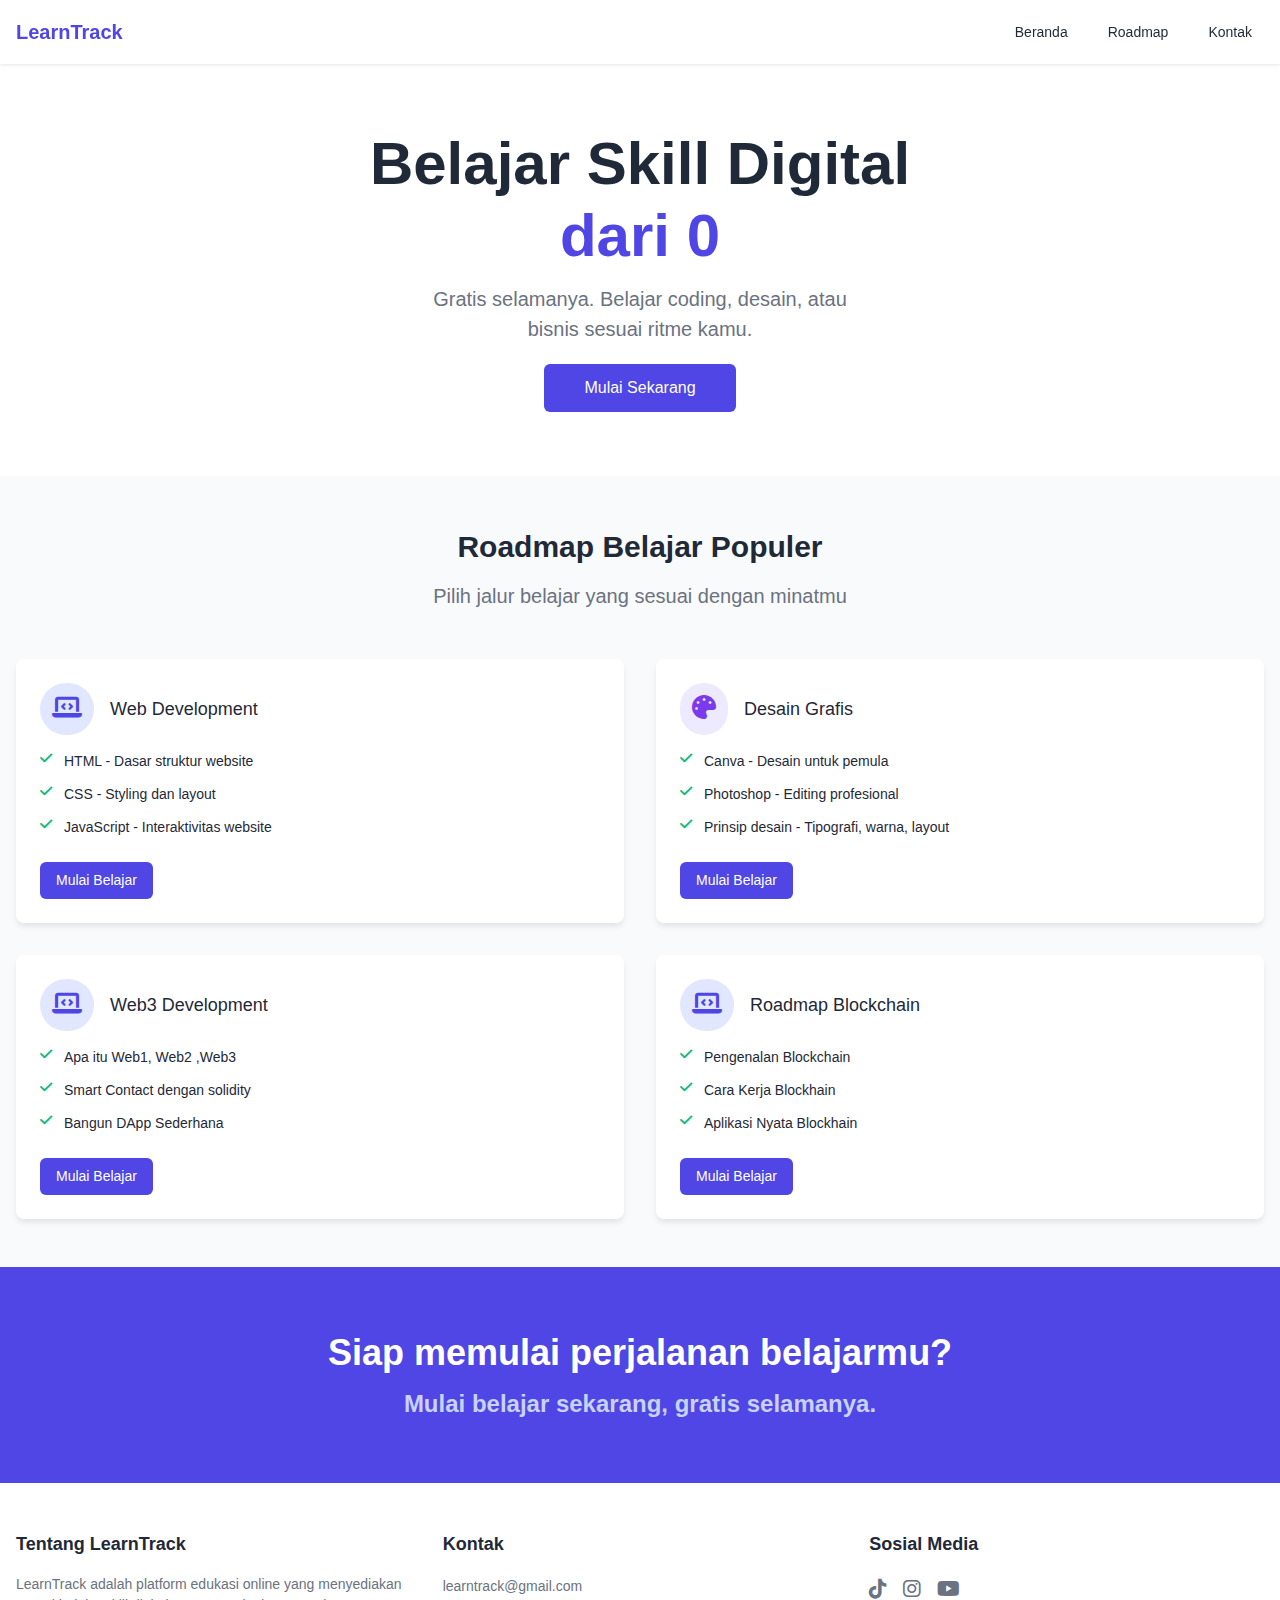
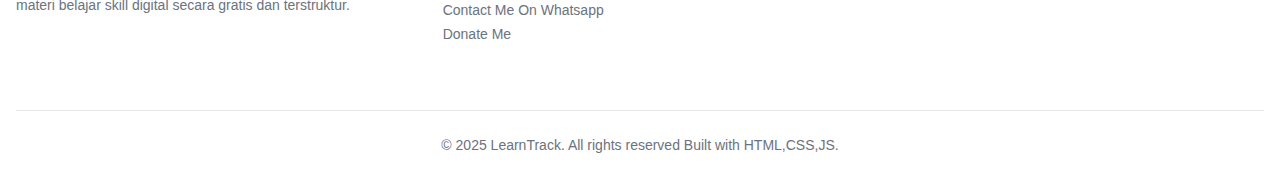
<file: index.html>
<!DOCTYPE html>
<html lang="id" class="scroll-smooth">
<head>
    <meta charset="UTF-8">
    <meta name="viewport" content="width=device-width, initial-scale=1.0">
    <title>LearnTrack - Belajar Skill Digital dari 0</title>
    <link rel="stylesheet" href="style.css">
    <link rel="stylesheet" href="https://cdnjs.cloudflare.com/ajax/libs/font-awesome/6.4.0/css/all.min.css">
</head>
<body class="bg-light text-dark">
    <!-- Header -->
    <header class="header">
        <nav class="nav-container">
            <div class="nav-content">
                <div class="logo-container">
                    <span class="logo">LearnTrack</span>
                </div>

            <button class="hamburgerMenu" id="hamburger">
                <i class="fas fa-bars"></i>
            </button>

                <div class="nav-links" id="nav-menu">
                    <a href="#page" class="nav-link">Beranda</a>
                    <a href="#roadmap" class="nav-link">Roadmap</a>
                    <a href="#contact" class="nav-link">Kontak</a>
                </div>
            </div>
        </nav>
    </header>

    <!-- Hero Section -->
    <section class="hero" id="page">
        <div class="hero-container">
            <div class="hero-content">
                <h1 class="hero-title">
                    <span class="hero-title-line">Belajar Skill Digital</span>
                    <span class="hero-title-highlight">dari 0</span>
                </h1>
                <p class="hero-subtitle">
                    Gratis selamanya. Belajar coding, desain, atau bisnis sesuai ritme kamu.
                </p>
                <div class="hero-cta">
                    <a href="#roadmap" class="cta-button">Mulai Sekarang</a>
                </div>
            </div>
        </div>
    </section>

    <!-- Roadmap Section -->
    <section id="roadmap" class="roadmap-section">
        <div class="roadmap-container">
            <div class="section-header">
                <h2 class="section-title">Roadmap Belajar Populer</h2>
                <p class="section-subtitle">
                    Pilih jalur belajar yang sesuai dengan minatmu
                </p>
            </div>


            <div class="roadmap-grid">
                <!-- Roadmap Card 1 -->
                <div class="roadmap-card">
                    <div class="card-content">
                        <div class="card-header">
                            <div class="card-icon bg-indigo-100">
                                <i class="fas fa-laptop-code text-primary"></i>
                            </div>
                            <h3 class="card-title">Web Development</h3>
                        </div>
                        <div class="card-body">
                            <ul class="roadmap-list">
                                <li class="roadmap-item">
                                    <i class="fas fa-check text-green-500"></i>
                                    <span>HTML - Dasar struktur website</span>
                                </li>
                                <li class="roadmap-item">
                                    <i class="fas fa-check text-green-500"></i>
                                    <span>CSS - Styling dan layout</span>
                                </li>
                                <li class="roadmap-item">
                                    <i class="fas fa-check text-green-500"></i>
                                    <span>JavaScript - Interaktivitas website</span>
                                </li>
                            </ul>
                        </div>
                        <div class="card-footer">
                            <a href="app.html" class="card-button">Mulai Belajar</a>
                        </div>
                    </div>
                </div>

                <!-- Roadmap Card 2 -->
                <div class="roadmap-card">
                    <div class="card-content">
                        <div class="card-header">
                            <div class="card-icon bg-purple-100">
                                <i class="fas fa-palette text-purple-600"></i>
                            </div>
                            <h3 class="card-title">Desain Grafis</h3>
                        </div>
                        <div class="card-body">
                            <ul class="roadmap-list">
                                <li class="roadmap-item">
                                    <i class="fas fa-check text-green-500"></i>
                                    <span>Canva - Desain untuk pemula</span>
                                </li>
                                <li class="roadmap-item">
                                    <i class="fas fa-check text-green-500"></i>
                                    <span>Photoshop - Editing profesional</span>
                                </li>
                                <li class="roadmap-item">
                                    <i class="fas fa-check text-green-500"></i>
                                    <span>Prinsip desain - Tipografi, warna, layout</span>
                                </li>
                            </ul>
                        </div>
                        <div class="card-footer">
                            <a href="canva.html" class="card-button">Mulai Belajar</a>
                        </div>
                    </div>
                </div>

                 <div class="roadmap-card">
                    <div class="card-content">
                        <div class="card-header">
                            <div class="card-icon bg-indigo-100">
                                <i class="fas fa-laptop-code text-primary"></i>
                            </div>
                            <h3 class="card-title">Web3 Development</h3>
                        </div>
                        <div class="card-body">
                            <ul class="roadmap-list">
                                <li class="roadmap-item">
                                    <i class="fas fa-check text-green-500"></i>
                                    <span>Apa itu Web1, Web2 ,Web3</span>
                                </li>
                                <li class="roadmap-item">
                                    <i class="fas fa-check text-green-500"></i>
                                    <span>Smart Contact dengan solidity </span>
                                </li>
                                <li class="roadmap-item">
                                    <i class="fas fa-check text-green-500"></i>
                                    <span>Bangun DApp Sederhana</span>
                                </li>
                            </ul>
                        </div>
                        <div class="card-footer">
                            <a href="web-3.html" class="card-button">Mulai Belajar</a>
                        </div>
                    </div>
                </div>

                <div class="roadmap-card">
                    <div class="card-content">
                        <div class="card-header">
                            <div class="card-icon bg-indigo-100">
                                <i class="fas fa-laptop-code text-primary"></i>
                            </div>
                            <h3 class="card-title">Roadmap Blockchain</h3>
                        </div>
                        <div class="card-body">
                            <ul class="roadmap-list">
                                <li class="roadmap-item">
                                    <i class="fas fa-check text-green-500"></i>
                                    <span>Pengenalan Blockchain</span>
                                </li>
                                <li class="roadmap-item">
                                    <i class="fas fa-check text-green-500"></i>
                                    <span>Cara Kerja Blockhain</span>
                                </li>
                                <li class="roadmap-item">
                                    <i class="fas fa-check text-green-500"></i>
                                    <span>Aplikasi Nyata Blockhain</span>
                                </li>
                            </ul>
                        </div>
                        <div class="card-footer">
                            <a href="desain.html" class="card-button">Mulai Belajar</a>
                    </div>
            </div>
        </div>
    </section>

    <!-- CTA Section -->
    <section class="cta-section">
        <div class="cta-container">
            <h2 class="cta-title">
                <span class="cta-title-line">Siap memulai perjalanan belajarmu?</span>
                <span class="cta-subtitle">Mulai belajar sekarang, gratis selamanya.</span>
            </h2>
        </div>
    </section>

    <!-- Footer -->
    <footer class="footer">
        <div class="footer-container">
            <div class="footer-grid">
                <div class="footer-col">
                    <h3 class="footer-title">Tentang LearnTrack</h3>
                    <p class="footer-text">
                        LearnTrack adalah platform edukasi online yang menyediakan materi belajar skill digital secara gratis dan terstruktur.
                    </p>
                </div>
                <div class="footer-col">
                    <h3 class="footer-title">Kontak</h3>
                    <ul class="footer-list">
                        <li>
                            <a href="mailto:hello@learntrack.id" class="footer-link">learntrack@gmail.com</a>
                        </li>
                        <li>
                            <a href="https://wa.me/62881027668966" class="footer-link">Contact Me On Whatsapp</a>
                        </li>
                         <li>
                            <a href="https://sociabuzz.com/joanjoy" class="footer-link">Donate Me</a>
                        </li>
                    </ul>
                </div>
                <div class="footer-col" id="contact">
                    <h3 class="footer-title">Sosial Media</h3>
                    <div class="social-icons">
                        <a href="https://www.tiktok.com/@com.jonalinovorrer?_t=ZS-8xOBSF1dfzm&_r=1" class="social-icon">
                            <i class="fab fa-tiktok"></i>
                        </a>
                        <a href="https://www.instagram.com/jmnrlno7?igsh=aW4yYWI3dmFjaWtm" class="social-icon">
                            <i class="fab fa-instagram"></i>
                        </a>
                        <a href="https://youtube.com/@genz-u8l?si=gvjXj-xwVtR8KTUC" class="social-icon">
                            <i class="fab fa-youtube"></i>
                        </a>
                    </div>
                </div>
            </div>
            <div class="footer-bottom">
                <p class="copyright">
                    &copy; 2025 LearnTrack. All rights reserved
                    Built with HTML,CSS,JS.
                </p>
            </div>
        </div>
    </footer>

    <!-- Back to top button -->
    <div id="back-to-top" class="back-to-top">
        <button class="back-to-top-btn">
            <i class="fas fa-arrow-up"></i>
        </button>
    </div>

    <script src="script.js"></script>
</body>
</html>
</file>
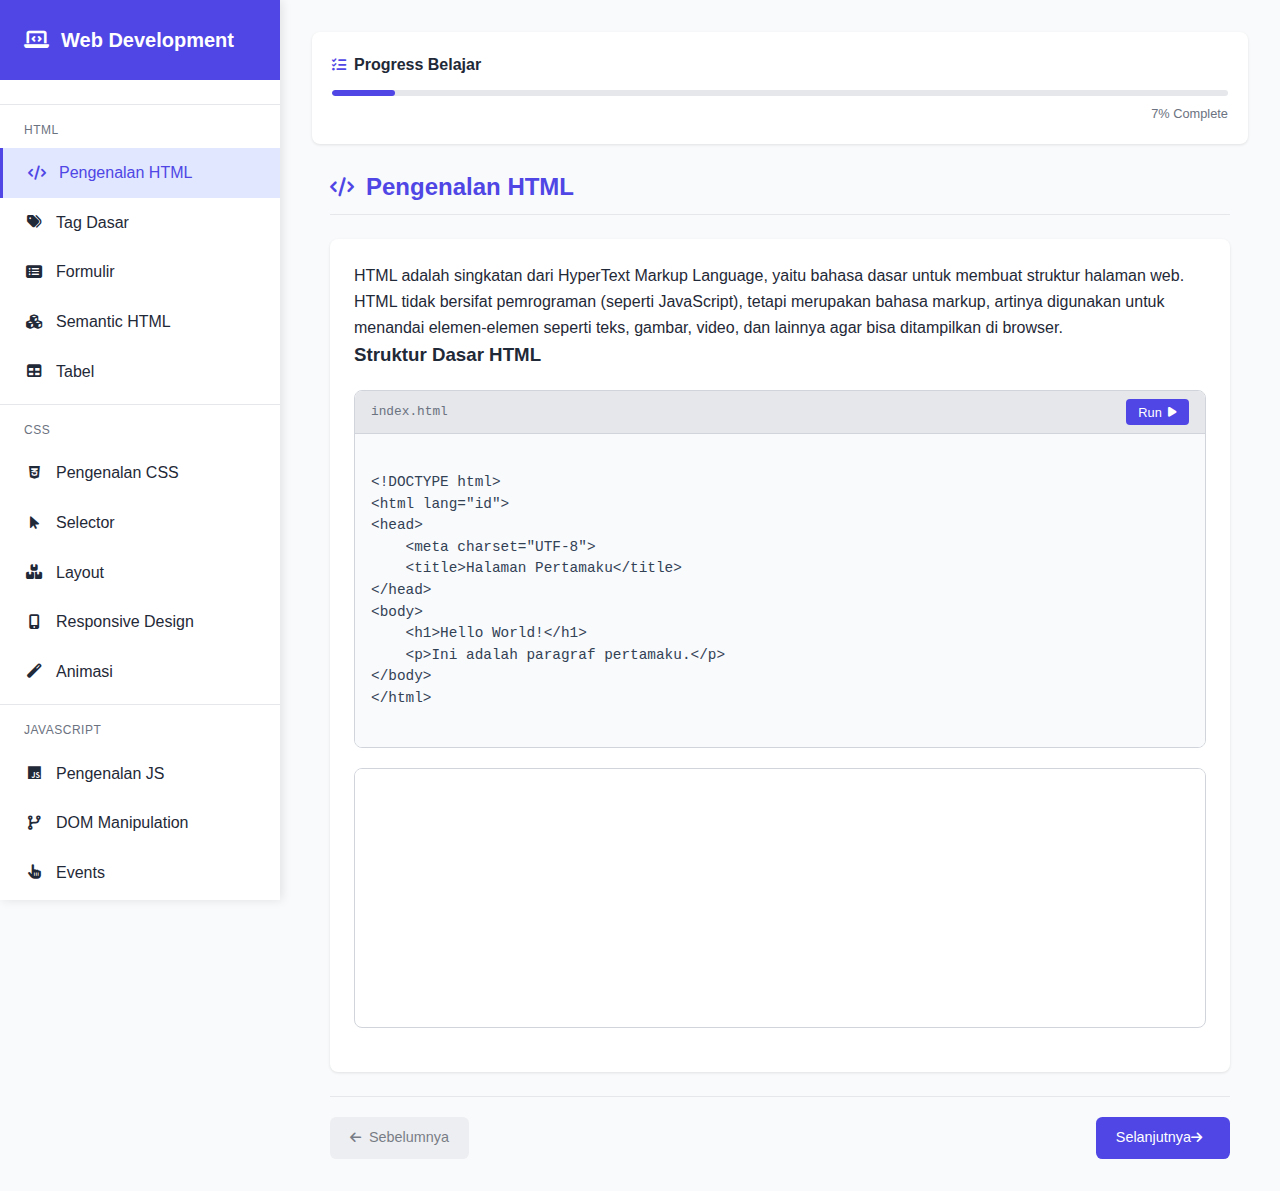
<file: app.html>
<!DOCTYPE html>
<html lang="id">
<head>
    <meta charset="UTF-8">
    <meta name="viewport" content="width=device-width, initial-scale=1.0">
    <title>LearnTrack - Belajar Web Development</title>
    <link rel="stylesheet" href="app.css">
    <link rel="stylesheet" href="https://cdnjs.cloudflare.com/ajax/libs/font-awesome/6.4.0/css/all.min.css">
</head>
<body>
    <!-- Mobile Menu Toggle -->
    <button class="menu-toggle" id="menuToggle">
        <i class="fas fa-bars"></i>
    </button>

    <div class="learning-container">
        <!-- Sidebar Navigation -->
        <aside class="learning-sidebar" id="sidebar">
            <div class="sidebar-header">
                <h2><i class="fas fa-laptop-code"></i> Web Development</h2>
            </div>
            <ul class="sidebar-menu">
                <li class="menu-category">HTML</li>
                <li><a href="#html-intro" class="active"><i class="fas fa-code"></i> Pengenalan HTML</a></li>
                <li><a href="#html-basic"><i class="fas fa-tags"></i> Tag Dasar</a></li>
                <li><a href="#html-forms"><i class="fas fa-list-alt"></i> Formulir</a></li>
                <li><a href="#html-semantic"><i class="fas fa-cubes"></i> Semantic HTML</a></li>
                <li><a href="#html-tables"><i class="fas fa-table"></i> Tabel</a></li>
                
                <li class="menu-category">CSS</li>
                <li><a href="#css-intro"><i class="fab fa-css3-alt"></i> Pengenalan CSS</a></li>
                <li><a href="#css-selectors"><i class="fas fa-mouse-pointer"></i> Selector</a></li>
                <li><a href="#css-layout"><i class="fas fa-boxes"></i> Layout</a></li>
                <li><a href="#css-responsive"><i class="fas fa-mobile-alt"></i> Responsive Design</a></li>
                <li><a href="#css-animations"><i class="fas fa-magic"></i> Animasi</a></li>
                
                <li class="menu-category">JavaScript</li>
                <li><a href="#js-intro"><i class="fab fa-js"></i> Pengenalan JS</a></li>
                <li><a href="#js-dom"><i class="fas fa-code-branch"></i> DOM Manipulation</a></li>
                <li><a href="#js-events"><i class="fas fa-hand-pointer"></i> Events</a></li>
                <li><a href="#js-fetch"><i class="fas fa-exchange-alt"></i> Fetch API</a></li>
                <li><a href="#js-modules"><i class="fas fa-puzzle-piece"></i> Modules</a></li>
            </ul>
        </aside>

        <!-- Main Content -->
        <main class="learning-content">
            <!-- Progress Tracker -->
            <div class="progress-tracker">
                <h3 class="progress-title"><i class="fas fa-tasks"></i> Progress Belajar</h3>
                <div class="progress-bar">
                    <div class="progress-fill"></div>
                </div>
                <div class="progress-text">0% Complete</div>
            </div>

            <!-- HTML Introduction -->
            <section id="html-intro" class="learning-section">
                <h2><i class="fas fa-code"></i> Pengenalan HTML</h2>
                <div class="lesson-content">
                    <p>HTML adalah singkatan dari HyperText Markup Language, yaitu bahasa dasar untuk membuat struktur halaman web. HTML tidak bersifat pemrograman (seperti JavaScript), tetapi merupakan bahasa markup, artinya digunakan untuk menandai elemen-elemen seperti teks, gambar, video, dan lainnya agar bisa ditampilkan di browser.

</p>
                    
                    <h3>Struktur Dasar HTML</h3>
                    <div class="code-editor">
                        <div class="editor-header">
                            <span class="file-name">index.html</span>
                            <button class="run-btn">Run <i class="fas fa-play"></i></button>
                        </div>
                        <div class="editor-content" contenteditable="true" spellcheck="false">
&lt;!DOCTYPE html&gt;
&lt;html lang="id"&gt;
&lt;head&gt;
    &lt;meta charset="UTF-8"&gt;
    &lt;title&gt;Halaman Pertamaku&lt;/title&gt;
&lt;/head&gt;
&lt;body&gt;
    &lt;h1&gt;Hello World!&lt;/h1&gt;
    &lt;p&gt;Ini adalah paragraf pertamaku.&lt;/p&gt;
&lt;/body&gt;
&lt;/html&gt;
                        </div>
                    </div>
                    <div class="output-frame">
                        <iframe class="code-output"></iframe>
                    </div>
                </div>

                <div class="lesson-nav">
                    <a href="#" class="nav-btn prev-btn disabled"><i class="fas fa-arrow-left"></i> Sebelumnya</a>
                    <a href="#html-basic" class="nav-btn next-btn">Selanjutnya <i class="fas fa-arrow-right"></i></a>
                </div>
            </section>

            <!-- HTML Basic Tags -->
            <section id="html-basic" class="learning-section">
                <h2><i class="fas fa-tags"></i> Tag Dasar HTML</h2>
                <div class="lesson-content">
                    <p>HTML memiliki berbagai tag untuk berbagai keperluan:</p>
                    
                    <div class="code-editor">
                        <div class="editor-header">
                            <span class="file-name">basic-tags.html</span>
                            <button class="run-btn">Run <i class="fas fa-play"></i></button>
                        </div>
                        <div class="editor-content" contenteditable="true" spellcheck="false">
&lt;!DOCTYPE html&gt;
&lt;html&gt;
&lt;head&gt;
    &lt;title&gt;Tag Dasar HTML&lt;/title&gt;
&lt;/head&gt;
&lt;body&gt;
    &lt;h1&gt;Heading 1&lt;/h1&gt;
    &lt;h2&gt;Heading 2&lt;/h2&gt;
    &lt;p&gt;Ini adalah &lt;strong&gt;teks tebal&lt;/strong&gt; dan &lt;em&gt;teks miring&lt;/em&gt;.&lt;/p&gt;
    
    &lt;ul&gt;
        &lt;li&gt;Item daftar 1&lt;/li&gt;
        &lt;li&gt;Item daftar 2&lt;/li&gt;
    &lt;/ul&gt;
    
    &lt;img src="https://via.placeholder.com/150" alt="Contoh gambar"&gt;
    
    &lt;a href="https://www.google.com"&gt;Link ke Google&lt;/a&gt;
&lt;/body&gt;
&lt;/html&gt;
                        </div>
                    </div>
                    <div class="output-frame">
                        <iframe class="code-output"></iframe>
                    </div>
                </div>

                <div class="lesson-nav">
                    <a href="#html-intro" class="nav-btn prev-btn"><i class="fas fa-arrow-left"></i> Sebelumnya</a>
                    <a href="#html-forms" class="nav-btn next-btn">Selanjutnya <i class="fas fa-arrow-right"></i></a>
                </div>
            </section>

            <!-- HTML Forms -->
            <section id="html-forms" class="learning-section">
                <h2><i class="fas fa-list-alt"></i> Formulir HTML</h2>
                <div class="lesson-content">
                    <p>Formulir digunakan untuk mengumpulkan input dari pengguna.</p>
                    
                    <div class="code-editor">
                        <div class="editor-header">
                            <span class="file-name">form.html</span>
                            <button class="run-btn">Run <i class="fas fa-play"></i></button>
                        </div>
                        <div class="editor-content" contenteditable="true" spellcheck="false">
&lt;!DOCTYPE html&gt;
&lt;html&gt;
&lt;head&gt;
    &lt;title&gt;Contoh Formulir&lt;/title&gt;
&lt;/head&gt;
&lt;body&gt;
    &lt;form action="/submit" method="post"&gt;
        &lt;fieldset&gt;
            &lt;legend&gt;Informasi Pribadi&lt;/legend&gt;
            
            &lt;label for="nama"&gt;Nama Lengkap:&lt;/label&gt;
            &lt;input type="text" id="nama" name="nama" required&gt;
            
            &lt;label for="email"&gt;Email:&lt;/label&gt;
            &lt;input type="email" id="email" name="email" required&gt;
            
            &lt;label for="password"&gt;Password:&lt;/label&gt;
            &lt;input type="password" id="password" name="password" minlength="8" required&gt;
            
            &lt;label for="tanggal"&gt;Tanggal Lahir:&lt;/label&gt;
            &lt;input type="date" id="tanggal" name="tanggal"&gt;
        &lt;/fieldset&gt;
        
        &lt;fieldset&gt;
            &lt;legend&gt;Preferensi&lt;/legend&gt;
            
            &lt;label&gt;Jenis Kelamin:&lt;/label&gt;
            &lt;div&gt;
                &lt;input type="radio" id="pria" name="gender" value="pria"&gt;
                &lt;label for="pria"&gt;Pria&lt;/label&gt;
                
                &lt;input type="radio" id="wanita" name="gender" value="wanita"&gt;
                &lt;label for="wanita"&gt;Wanita&lt;/label&gt;
            &lt;/div&gt;
            
            &lt;label for="hobi"&gt;Hobi:&lt;/label&gt;
            &lt;select id="hobi" name="hobi" multiple&gt;
                &lt;option value="membaca"&gt;Membaca&lt;/option&gt;
                &lt;option value="olahraga"&gt;Olahraga&lt;/option&gt;
                &lt;option value="musik"&gt;Musik&lt;/option&gt;
            &lt;/select&gt;
            
            &lt;label for="pesan"&gt;Pesan:&lt;/label&gt;
            &lt;textarea id="pesan" name="pesan" rows="4"&gt;&lt;/textarea&gt;
            
            &lt;label&gt;
                &lt;input type="checkbox" name="setuju" required&gt;
                Saya setuju dengan syarat dan ketentuan
            &lt;/label&gt;
        &lt;/fieldset&gt;
        
        &lt;button type="submit"&gt;Kirim&lt;/button&gt;
        &lt;button type="reset"&gt;Reset&lt;/button&gt;
    &lt;/form&gt;
&lt;/body&gt;
&lt;/html&gt;
                        </div>
                    </div>
                    <div class="output-frame">
                        <iframe class="code-output"></iframe>
                    </div>
                </div>

                <div class="lesson-nav">
                    <a href="#html-basic" class="nav-btn prev-btn"><i class="fas fa-arrow-left"></i> Sebelumnya</a>
                    <a href="#html-semantic" class="nav-btn next-btn">Selanjutnya <i class="fas fa-arrow-right"></i></a>
                </div>
            </section>

            <!-- Semantic HTML -->
            <section id="html-semantic" class="learning-section">
                <h2><i class="fas fa-cubes"></i> Semantic HTML</h2>
                <div class="lesson-content">
                    <p>Semantic HTML membantu mesin memahami struktur konten halaman web.</p>
                    
                    <div class="code-editor">
                        <div class="editor-header">
                            <span class="file-name">semantic.html</span>
                            <button class="run-btn">Run <i class="fas fa-play"></i></button>
                        </div>
                        <div class="editor-content" contenteditable="true" spellcheck="false">
&lt;!DOCTYPE html&gt;
&lt;html&gt;
&lt;head&gt;
    &lt;title&gt;Contoh Semantic HTML&lt;/title&gt;
&lt;/head&gt;
&lt;body&gt;
    &lt;header&gt;
        &lt;h1&gt;Website Saya&lt;/h1&gt;
        &lt;nav&gt;
            &lt;ul&gt;
                &lt;li&gt;&lt;a href="#"&gt;Beranda&lt;/a&gt;&lt;/li&gt;
                &lt;li&gt;&lt;a href="#"&gt;Tentang&lt;/a&gt;&lt;/li&gt;
                &lt;li&gt;&lt;a href="#"&gt;Kontak&lt;/a&gt;&lt;/li&gt;
            &lt;/ul&gt;
        &lt;/nav&gt;
    &lt;/header&gt;
    
    &lt;main&gt;
        &lt;article&gt;
            &lt;header&gt;
                &lt;h2&gt;Judul Artikel&lt;/h2&gt;
                &lt;p&gt;Diposting pada &lt;time datetime="2023-05-15"&gt;15 Mei 2023&lt;/time&gt;&lt;/p&gt;
            &lt;/header&gt;
            
            &lt;section&gt;
                &lt;h3&gt;Bagian Pertama&lt;/h3&gt;
                &lt;p&gt;Ini adalah konten bagian pertama artikel.&lt;/p&gt;
                &lt;figure&gt;
                    &lt;img src="https://via.placeholder.com/400x200" alt="Gambar ilustrasi"&gt;
                    &lt;figcaption&gt;Ilustrasi gambar&lt;/figcaption&gt;
                &lt;/figure&gt;
            &lt;/section&gt;
            
            &lt;section&gt;
                &lt;h3&gt;Bagian Kedua&lt;/h3&gt;
                &lt;p&gt;Ini adalah konten bagian kedua artikel.&lt;/p&gt;
            &lt;/section&gt;
            
            &lt;footer&gt;
                &lt;p&gt;Ditulis oleh: John Doe&lt;/p&gt;
            &lt;/footer&gt;
        &lt;/article&gt;
        
        &lt;aside&gt;
            &lt;h3&gt;Artikel Terkait&lt;/h3&gt;
            &lt;ul&gt;
                &lt;li&gt;&lt;a href="#"&gt;Artikel 1&lt;/a&gt;&lt;/li&gt;
                &lt;li&gt;&lt;a href="#"&gt;Artikel 2&lt;/a&gt;&lt;/li&gt;
            &lt;/ul&gt;
        &lt;/aside&gt;
    &lt;/main&gt;
    
    &lt;footer&gt;
        &lt;p&gt;&amp;copy; 2023 Website Saya. Semua hak dilindungi.&lt;/p&gt;
        &lt;address&gt;
            Kontak: &lt;a href="mailto:info@example.com"&gt;info@example.com&lt;/a&gt;
        &lt;/address&gt;
    &lt;/footer&gt;
&lt;/body&gt;
&lt;/html&gt;
                        </div>
                    </div>
                    <div class="output-frame">
                        <iframe class="code-output"></iframe>
                    </div>
                </div>

                <div class="lesson-nav">
                    <a href="#html-forms" class="nav-btn prev-btn"><i class="fas fa-arrow-left"></i> Sebelumnya</a>
                    <a href="#html-tables" class="nav-btn next-btn">Selanjutnya <i class="fas fa-arrow-right"></i></a>
                </div>
            </section>

            <!-- HTML Tables -->
            <section id="html-tables" class="learning-section">
                <h2><i class="fas fa-table"></i> Tabel HTML</h2>
                <div class="lesson-content">
                    <p>Tabel digunakan untuk menampilkan data dalam bentuk baris dan kolom.</p>
                    
                    <div class="code-editor">
                        <div class="editor-header">
                            <span class="file-name">tables.html</span>
                            <button class="run-btn">Run <i class="fas fa-play"></i></button>
                        </div>
                        <div class="editor-content" contenteditable="true" spellcheck="false">
&lt;!DOCTYPE html&gt;
&lt;html&gt;
&lt;head&gt;
    &lt;title&gt;Contoh Tabel&lt;/title&gt;
    &lt;style&gt;
        table {
            width: 100%;
            border-collapse: collapse;
            margin: 20px 0;
        }
        
        th, td {
            border: 1px solid #ddd;
            padding: 8px;
            text-align: left;
        }
        
        th {
            background-color: #f2f2f2;
        }
        
        tr:nth-child(even) {
            background-color: #f9f9f9;
        }
    &lt;/style&gt;
&lt;/head&gt;
&lt;body&gt;
    &lt;table&gt;
        &lt;caption&gt;Daftar Mahasiswa&lt;/caption&gt;
        &lt;thead&gt;
            &lt;tr&gt;
                &lt;th&gt;No&lt;/th&gt;
                &lt;th&gt;NIM&lt;/th&gt;
                &lt;th&gt;Nama&lt;/th&gt;
                &lt;th&gt;Jurusan&lt;/th&gt;
                &lt;th&gt;IPK&lt;/th&gt;
            &lt;/tr&gt;
        &lt;/thead&gt;
        &lt;tbody&gt;
            &lt;tr&gt;
                &lt;td&gt;1&lt;/td&gt;
                &lt;td&gt;12345&lt;/td&gt;
                &lt;td&gt;Andi Wijaya&lt;/td&gt;
                &lt;td&gt;Teknik Informatika&lt;/td&gt;
                &lt;td&gt;3.75&lt;/td&gt;
            &lt;/tr&gt;
            &lt;tr&gt;
                &lt;td&gt;2&lt;/td&gt;
                &lt;td&gt;12346&lt;/td&gt;
                &lt;td&gt;Budi Santoso&lt;/td&gt;
                &lt;td&gt;Sistem Informasi&lt;/td&gt;
                &lt;td&gt;3.50&lt;/td&gt;
            &lt;/tr&gt;
            &lt;tr&gt;
                &lt;td&gt;3&lt;/td&gt;
                &lt;td&gt;12347&lt;/td&gt;
                &lt;td&gt;Citra Dewi&lt;/td&gt;
                &lt;td&gt;Teknik Komputer&lt;/td&gt;
                &lt;td&gt;3.85&lt;/td&gt;
            &lt;/tr&gt;
        &lt;/tbody&gt;
        &lt;tfoot&gt;
            &lt;tr&gt;
                &lt;td colspan="4"&gt;Rata-rata IPK&lt;/td&gt;
                &lt;td&gt;3.70&lt;/td&gt;
            &lt;/tr&gt;
        &lt;/tfoot&gt;
    &lt;/table&gt;
    
    &lt;h3&gt;Tabel dengan Colspan dan Rowspan&lt;/h3&gt;
    &lt;table border="1"&gt;
        &lt;tr&gt;
            &lt;th rowspan="2"&gt;No&lt;/th&gt;
            &lt;th rowspan="2"&gt;Nama&lt;/th&gt;
            &lt;th colspan="3"&gt;Nilai&lt;/th&gt;
        &lt;/tr&gt;
        &lt;tr&gt;
            &lt;th&gt;UTS&lt;/th&gt;
            &lt;th&gt;UAS&lt;/th&gt;
            &lt;th&gt;Total&lt;/th&gt;
        &lt;/tr&gt;
        &lt;tr&gt;
            &lt;td&gt;1&lt;/td&gt;
            &lt;td&gt;Andi&lt;/td&gt;
            &lt;td&gt;80&lt;/td&gt;
            &lt;td&gt;85&lt;/td&gt;
            &lt;td&gt;82.5&lt;/td&gt;
        &lt;/tr&gt;
        &lt;tr&gt;
            &lt;td&gt;2&lt;/td&gt;
            &lt;td&gt;Budi&lt;/td&gt;
            &lt;td&gt;75&lt;/td&gt;
            &lt;td&gt;90&lt;/td&gt;
            &lt;td&gt;82.5&lt;/td&gt;
        &lt;/tr&gt;
    &lt;/table&gt;
&lt;/body&gt;
&lt;/html&gt;
                        </div>
                    </div>
                    <div class="output-frame">
                        <iframe class="code-output"></iframe>
                    </div>
                </div>

                <div class="lesson-nav">
                    <a href="#html-semantic" class="nav-btn prev-btn"><i class="fas fa-arrow-left"></i> Sebelumnya</a>
                    <a href="#css-intro" class="nav-btn next-btn">Selanjutnya <i class="fas fa-arrow-right"></i></a>
                </div>
            </section>

            <!-- CSS Introduction -->
            <section id="css-intro" class="learning-section">
                <h2><i class="fab fa-css3-alt"></i> Pengenalan CSS</h2>
                <div class="lesson-content">
                    <p>CSS (Cascading Style Sheets) digunakan untuk styling halaman web.</p>
                    
                    <div class="code-editor">
                        <div class="editor-header">
                            <span class="file-name">style.css</span>
                            <button class="run-btn">Run <i class="fas fa-play"></i></button>
                        </div>
                        <div class="editor-content" contenteditable="true" spellcheck="false">
body {
    font-family: Arial, sans-serif;
    line-height: 1.6;
    color: #333;
    max-width: 800px;
    margin: 0 auto;
    padding: 20px;
}

h1 {
    color: #4F46E5;
    border-bottom: 2px solid #4F46E5;
    padding-bottom: 10px;
}

.button {
    background-color: #4F46E5;
    color: white;
    padding: 10px 15px;
    border: none;
    border-radius: 4px;
    cursor: pointer;
}

.button:hover {
    background-color: #4338CA;
}
                        </div>
                    </div>
                </div>

                <div class="lesson-nav">
                    <a href="#html-tables" class="nav-btn prev-btn"><i class="fas fa-arrow-left"></i> Sebelumnya</a>
                    <a href="#css-selectors" class="nav-btn next-btn">Selanjutnya <i class="fas fa-arrow-right"></i></a>
                </div>
            </section>

            <!-- CSS Selectors -->
            <section id="css-selectors" class="learning-section">
                <h2><i class="fas fa-mouse-pointer"></i> CSS Selectors</h2>
                <div class="lesson-content">
                    <p>Selector digunakan untuk memilih elemen HTML yang ingin di-styling.</p>
                    
                    <div class="code-editor">
                        <div class="editor-header">
                            <span class="file-name">selectors.css</span>
                            <button class="run-btn">Run <i class="fas fa-play"></i></button>
                        </div>
                        <div class="editor-content" contenteditable="true" spellcheck="false">
/* Selector dasar */
body {
    font-family: 'Segoe UI', Tahoma, Geneva, Verdana, sans-serif;
}

/* Class selector */
.header {
    background-color: #f8f9fa;
    padding: 20px;
}

/* ID selector */
#main-content {
    background-color: #ffffff;
    padding: 15px;
}

/* Attribute selector */
input[type="text"] {
    border: 1px solid #ced4da;
    padding: 8px;
}

/* Pseudo-class selector */
a:hover {
    color: #4F46E5;
    text-decoration: underline;
}

/* Pseudo-element selector */
p::first-line {
    font-weight: bold;
}

/* Combinator selector */
nav > ul {
    list-style-type: none;
}

/* Child selector */
ul li:first-child {
    font-weight: bold;
}

/* Adjacent sibling selector */
h2 + p {
    margin-top: 0;
}

/* General sibling selector */
h2 ~ p {
    color: #6c757d;
}

/* Multiple selector */
h1, h2, h3 {
    font-family: 'Georgia', serif;
}

/* Universal selector */
* {
    box-sizing: border-box;
}
                        </div>
                    </div>
                    
                    <div class="code-editor">
                        <div class="editor-header">
                            <span class="file-name">selectors.html</span>
                            <button class="run-btn">Run <i class="fas fa-play"></i></button>
                        </div>
                        <div class="editor-content" contenteditable="true" spellcheck="false">
&lt;!DOCTYPE html&gt;
&lt;html&gt;
&lt;head&gt;
    &lt;title&gt;CSS Selectors&lt;/title&gt;
    &lt;link rel="stylesheet" href="selectors.css"&gt;
&lt;/head&gt;
&lt;body&gt;
    &lt;div class="header"&gt;
        &lt;h1&gt;Belajar CSS Selectors&lt;/h1&gt;
        &lt;nav&gt;
            &lt;ul&gt;
                &lt;li&gt;&lt;a href="#"&gt;Home&lt;/a&gt;&lt;/li&gt;
                &lt;li&gt;&lt;a href="#"&gt;About&lt;/a&gt;&lt;/li&gt;
                &lt;li&gt;&lt;a href="#"&gt;Contact&lt;/a&gt;&lt;/li&gt;
            &lt;/ul&gt;
        &lt;/nav&gt;
    &lt;/div&gt;
    
    &lt;div id="main-content"&gt;
        &lt;h2&gt;Judul Artikel&lt;/h2&gt;
        &lt;p&gt;Ini adalah paragraf pertama setelah judul.&lt;/p&gt;
        &lt;p&gt;Ini adalah paragraf kedua.&lt;/p&gt;
        
        &lt;form&gt;
            &lt;input type="text" placeholder="Nama Anda"&gt;
            &lt;input type="email" placeholder="Email Anda"&gt;
            &lt;button type="submit"&gt;Kirim&lt;/button&gt;
        &lt;/form&gt;
    &lt;/div&gt;
&lt;/body&gt;
&lt;/html&gt;
                        </div>
                    </div>
                    <div class="output-frame">
                        <iframe class="code-output"></iframe>
                    </div>
                </div>

                <div class="lesson-nav">
                    <a href="#css-intro" class="nav-btn prev-btn"><i class="fas fa-arrow-left"></i> Sebelumnya</a>
                    <a href="#css-layout" class="nav-btn next-btn">Selanjutnya <i class="fas fa-arrow-right"></i></a>
                </div>
            </section>

            <!-- CSS Layout -->
            <section id="css-layout" class="learning-section">
                <h2><i class="fas fa-boxes"></i> CSS Layout</h2>
                <div class="lesson-content">
                    <p>Teknik layout modern untuk mengatur tata letak halaman web.</p>
                    
                    <div class="code-editor">
                        <div class="editor-header">
                            <span class="file-name">layout.css</span>
                            <button class="run-btn">Run <i class="fas fa-play"></i></button>
                        </div>
                        <div class="editor-content" contenteditable="true" spellcheck="false">
/* Flexbox Layout */
.flex-container {
    display: flex;
    flex-wrap: wrap;
    justify-content: space-between;
    gap: 20px;
    background-color: #f8f9fa;
    padding: 20px;
}

.flex-item {
    background-color: #4F46E5;
    color: white;
    padding: 20px;
    flex: 1 1 200px;
    text-align: center;
}

/* Grid Layout */
.grid-container {
    display: grid;
    grid-template-columns: repeat(3, 1fr);
    grid-gap: 20px;
    margin-top: 30px;
    background-color: #e9ecef;
    padding: 20px;
}

.grid-item {
    background-color: #6c757d;
    color: white;
    padding: 20px;
    text-align: center;
}

.grid-header {
    grid-column: 1 / -1;
    background-color: #343a40;
}

.grid-sidebar {
    grid-row: span 2;
    background-color: #495057;
}

/* Float Layout */
.float-container {
    overflow: hidden;
    background-color: #dee2e6;
    padding: 20px;
    margin-top: 30px;
}

.float-box {
    float: left;
    width: 30%;
    margin-right: 5%;
    background-color: #4F46E5;
    color: white;
    padding: 20px;
}

.float-box:last-child {
    margin-right: 0;
}

/* Clearfix */
.clearfix::after {
    content: "";
    display: table;
    clear: both;
}

/* Positioning */
.position-example {
    position: relative;
    height: 200px;
    background-color: #f8f9fa;
    margin-top: 30px;
}

.position-box {
    position: absolute;
    width: 100px;
    height: 100px;
    background-color: #4F46E5;
    color: white;
    display: flex;
    align-items: center;
    justify-content: center;
}

.position-box:nth-child(1) {
    top: 20px;
    left: 20px;
}

.position-box:nth-child(2) {
    bottom: 20px;
    right: 20px;
}
                        </div>
                    </div>
                    
                    <div class="code-editor">
                        <div class="editor-header">
                            <span class="file-name">layout.html</span>
                            <button class="run-btn">Run <i class="fas fa-play"></i></button>
                        </div>
                        <div class="editor-content" contenteditable="true" spellcheck="false">
&lt;!DOCTYPE html&gt;
&lt;html&gt;
&lt;head&gt;
    &lt;title&gt;CSS Layout&lt;/title&gt;
    &lt;link rel="stylesheet" href="layout.css"&gt;
&lt;/head&gt;
&lt;body&gt;
    &lt;h2&gt;Flexbox Layout&lt;/h2&gt;
    &lt;div class="flex-container"&gt;
        &lt;div class="flex-item"&gt;Item 1&lt;/div&gt;
        &lt;div class="flex-item"&gt;Item 2&lt;/div&gt;
        &lt;div class="flex-item"&gt;Item 3&lt;/div&gt;
        &lt;div class="flex-item"&gt;Item 4&lt;/div&gt;
        &lt;div class="flex-item"&gt;Item 5&lt;/div&gt;
    &lt;/div&gt;
    
    &lt;h2&gt;Grid Layout&lt;/h2&gt;
    &lt;div class="grid-container"&gt;
        &lt;div class="grid-item grid-header"&gt;Header&lt;/div&gt;
        &lt;div class="grid-item"&gt;Content 1&lt;/div&gt;
        &lt;div class="grid-item"&gt;Content 2&lt;/div&gt;
        &lt;div class="grid-item grid-sidebar"&gt;Sidebar&lt;/div&gt;
        &lt;div class="grid-item"&gt;Content 3&lt;/div&gt;
        &lt;div class="grid-item"&gt;Content 4&lt;/div&gt;
    &lt;/div&gt;
    
    &lt;h2&gt;Float Layout&lt;/h2&gt;
    &lt;div class="float-container clearfix"&gt;
        &lt;div class="float-box"&gt;Box 1&lt;/div&gt;
        &lt;div class="float-box"&gt;Box 2&lt;/div&gt;
        &lt;div class="float-box"&gt;Box 3&lt;/div&gt;
    &lt;/div&gt;
    
    &lt;h2&gt;Positioning&lt;/h2&gt;
    &lt;div class="position-example"&gt;
        &lt;div class="position-box"&gt;Top Left&lt;/div&gt;
        &lt;div class="position-box"&gt;Bottom Right&lt;/div&gt;
    &lt;/div&gt;
&lt;/body&gt;
&lt;/html&gt;
                        </div>
                    </div>
                    <div class="output-frame">
                        <iframe class="code-output"></iframe>
                    </div>
                </div>

                <div class="lesson-nav">
                    <a href="#css-selectors" class="nav-btn prev-btn"><i class="fas fa-arrow-left"></i> Sebelumnya</a>
                    <a href="#css-responsive" class="nav-btn next-btn">Selanjutnya <i class="fas fa-arrow-right"></i></a>
                </div>
            </section>

            <!-- CSS Responsive Design -->
            <section id="css-responsive" class="learning-section">
                <h2><i class="fas fa-mobile-alt"></i> Responsive Design</h2>
                <div class="lesson-content">
                    <p>Membuat desain yang responsif untuk berbagai ukuran layar.</p>
                    
                    <div class="code-editor">
                        <div class="editor-header">
                            <span class="file-name">responsive.css</span>
                            <button class="run-btn">Run <i class="fas fa-play"></i></button>
                        </div>
                        <div class="editor-content" contenteditable="true" spellcheck="false">
/* Base Styles */
body {
    font-family: Arial, sans-serif;
    line-height: 1.6;
    margin: 0;
    padding: 0;
}

.container {
    width: 100%;
    max-width: 1200px;
    margin: 0 auto;
    padding: 0 15px;
}

header {
    background-color: #4F46E5;
    color: white;
    padding: 20px 0;
}

nav ul {
    list-style-type: none;
    padding: 0;
    display: flex;
    gap: 20px;
}

nav a {
    color: white;
    text-decoration: none;
}

main {
    display: grid;
    grid-template-columns: 2fr 1fr;
    gap: 30px;
    padding: 30px 0;
}

article {
    background-color: #f8f9fa;
    padding: 20px;
}

aside {
    background-color: #e9ecef;
    padding: 20px;
}

footer {
    background-color: #343a40;
    color: white;
    text-align: center;
    padding: 20px 0;
}

/* Media Queries */
@media screen and (max-width: 768px) {
    main {
        grid-template-columns: 1fr;
    }
    
    nav ul {
        flex-direction: column;
        gap: 10px;
    }
    
    header {
        text-align: center;
    }
}

@media screen and (max-width: 480px) {
    .container {
        padding: 0 10px;
    }
    
    article, aside {
        padding: 15px;
    }
    
    h1 {
        font-size: 1.5rem;
    }
}

/* Viewport Units */
.hero {
    height: 50vh;
    background-color: #6c757d;
    color: white;
    display: flex;
    align-items: center;
    justify-content: center;
    text-align: center;
}

.hero h2 {
    font-size: calc(1.5rem + 1vw);
}

/* Flexible Images */
img {
    max-width: 100%;
    height: auto;
}

/* Mobile First Approach */
.button {
    display: inline-block;
    padding: 10px 20px;
    background-color: #4F46E5;
    color: white;
    text-decoration: none;
    border-radius: 4px;
}

@media screen and (min-width: 768px) {
    .button {
        padding: 15px 30px;
    }
}
                        </div>
                    </div>
                    
                    <div class="code-editor">
                        <div class="editor-header">
                            <span class="file-name">responsive.html</span>
                            <button class="run-btn">Run <i class="fas fa-play"></i></button>
                        </div>
                        <div class="editor-content" contenteditable="true" spellcheck="false">
&lt;!DOCTYPE html&gt;
&lt;html&gt;
&lt;head&gt;
    &lt;title&gt;Responsive Design&lt;/title&gt;
    &lt;meta name="viewport" content="width=device-width, initial-scale=1.0"&gt;
    &lt;link rel="stylesheet" href="responsive.css"&gt;
&lt;/head&gt;
&lt;body&gt;
    &lt;div class="container"&gt;
        &lt;header&gt;
            &lt;h1&gt;Website Responsif&lt;/h1&gt;
            &lt;nav&gt;
                &lt;ul&gt;
                    &lt;li&gt;&lt;a href="#"&gt;Beranda&lt;/a&gt;&lt;/li&gt;
                    &lt;li&gt;&lt;a href="#"&gt;Tentang&lt;/a&gt;&lt;/li&gt;
                    &lt;li&gt;&lt;a href="#"&gt;Layanan&lt;/a&gt;&lt;/li&gt;
                    &lt;li&gt;&lt;a href="#"&gt;Kontak&lt;/a&gt;&lt;/li&gt;
                &lt;/ul&gt;
            &lt;/nav&gt;
        &lt;/header&gt;
        
        &lt;div class="hero"&gt;
            &lt;h2&gt;Selamat Datang di Website Kami&lt;/h2&gt;
        &lt;/div&gt;
        
        &lt;main&gt;
            &lt;article&gt;
                &lt;h2&gt;Artikel Utama&lt;/h2&gt;
                &lt;img src="https://via.placeholder.com/800x400" alt="Gambar besar"&gt;
                &lt;p&gt;Ini adalah konten utama dari website kami. Desain ini akan menyesuaikan dengan ukuran layar perangkat yang digunakan.&lt;/p&gt;
                &lt;a href="#" class="button"&gt;Baca Selengkapnya&lt;/a&gt;
            &lt;/article&gt;
            
            &lt;aside&gt;
                &lt;h3&gt;Sidebar&lt;/h3&gt;
                &lt;p&gt;Ini adalah sidebar yang akan berpindah posisi atau disembunyikan pada layar kecil.&lt;/p&gt;
            &lt;/aside&gt;
        &lt;/main&gt;
        
        &lt;footer&gt;
            &lt;p&gt;&amp;copy; 2023 Website Responsif. Semua hak dilindungi.&lt;/p&gt;
        &lt;/footer&gt;
    &lt;/div&gt;
&lt;/body&gt;
&lt;/html&gt;
                        </div>
                    </div>
                    <div class="output-frame">
                        <iframe class="code-output"></iframe>
                    </div>
                </div>

                <div class="lesson-nav">
                    <a href="#css-layout" class="nav-btn prev-btn"><i class="fas fa-arrow-left"></i> Sebelumnya</a>
                    <a href="#css-animations" class="nav-btn next-btn">Selanjutnya <i class="fas fa-arrow-right"></i></a>
                </div>
            </section>

            <!-- CSS Animations -->
            <section id="css-animations" class="learning-section">
                <h2><i class="fas fa-magic"></i> CSS Animations</h2>
                <div class="lesson-content">
                    <p>Membuat animasi dan transisi dengan CSS.</p>
                    
                    <div class="code-editor">
                        <div class="editor-header">
                            <span class="file-name">animations.css</span>
                            <button class="run-btn">Run <i class="fas fa-play"></i></button>
                        </div>
                        <div class="editor-content" contenteditable="true" spellcheck="false">
/* Transitions */
.button-transition {
    background-color: #4F46E5;
    color: white;
    padding: 10px 20px;
    border: none;
    border-radius: 4px;
    transition: all 0.3s ease;
}

.button-transition:hover {
    background-color: #4338CA;
    transform: scale(1.05);
}

.box-transition {
    width: 100px;
    height: 100px;
    background-color: #6c757d;
    transition: width 1s, height 1s, background-color 1s;
}

.box-transition:hover {
    width: 200px;
    height: 200px;
    background-color: #4F46E5;
}

/* Animations */
@keyframes slideIn {
    from {
        transform: translateX(-100%);
        opacity: 0;
    }
    to {
        transform: translateX(0);
        opacity: 1;
    }
}

.slide-animation {
    animation: slideIn 1s ease-out forwards;
}

@keyframes pulse {
    0% {
        transform: scale(1);
    }
    50% {
        transform: scale(1.1);
    }
    100% {
        transform: scale(1);
    }
}

.pulse-animation {
    animation: pulse 2s infinite;
}

@keyframes rotate {
    from {
        transform: rotate(0deg);
    }
    to {
        transform: rotate(360deg);
    }
}

.rotate-animation {
    animation: rotate 4s linear infinite;
    display: inline-block;
}

/* 3D Transforms */
.card {
    width: 200px;
    height: 300px;
    background-color: #f8f9fa;
    border-radius: 10px;
    perspective: 1000px;
    margin: 20px;
    display: inline-block;
}

.card-inner {
    position: relative;
    width: 100%;
    height: 100%;
    text-align: center;
    transition: transform 0.8s;
    transform-style: preserve-3d;
}

.card:hover .card-inner {
    transform: rotateY(180deg);
}

.card-front, .card-back {
    position: absolute;
    width: 100%;
    height: 100%;
    backface-visibility: hidden;
    display: flex;
    align-items: center;
    justify-content: center;
    border-radius: 10px;
    padding: 20px;
    box-sizing: border-box;
}

.card-front {
    background-color: #4F46E5;
    color: white;
}

.card-back {
    background-color: #6c757d;
    color: white;
    transform: rotateY(180deg);
}
                        </div>
                    </div>
                    
                    <div class="code-editor">
                        <div class="editor-header">
                            <span class="file-name">animations.html</span>
                            <button class="run-btn">Run <i class="fas fa-play"></i></button>
                        </div>
                        <div class="editor-content" contenteditable="true" spellcheck="false">
&lt;!DOCTYPE html&gt;
&lt;html&gt;
&lt;head&gt;
    &lt;title&gt;CSS Animations&lt;/title&gt;
    &lt;link rel="stylesheet" href="animations.css"&gt;
&lt;/head&gt;
&lt;body&gt;
    &lt;h2&gt;CSS Transitions&lt;/h2&gt;
    &lt;button class="button-transition"&gt;Button dengan Transition&lt;/button&gt;
    
    &lt;div class="box-transition" style="margin: 20px 0;"&gt;&lt;/div&gt;
    
    &lt;h2&gt;CSS Animations&lt;/h2&gt;
    &lt;div class="slide-animation" style="background-color: #4F46E5; color: white; padding: 20px; margin: 10px 0;"&gt;
        Ini adalah elemen dengan animasi slide-in
    &lt;/div&gt;
    
    &lt;div class="pulse-animation" style="background-color: #6c757d; color: white; width: 100px; height: 100px; display: flex; align-items: center; justify-content: center; margin: 20px 0;"&gt;
        Pulsing
    &lt;/div&gt;
    
    &lt;div class="rotate-animation" style="font-size: 2rem; margin: 20px 0;"&gt;
        &lt;i class="fas fa-sync-alt"&gt;&lt;/i&gt;
    &lt;/div&gt;
    
    &lt;h2&gt;3D Transforms&lt;/h2&gt;
    &lt;div class="card"&gt;
        &lt;div class="card-inner"&gt;
            &lt;div class="card-front"&gt;
                &lt;h3&gt;Front Card&lt;/h3&gt;
            &lt;/div&gt;
            &lt;div class="card-back"&gt;
                &lt;h3&gt;Back Card&lt;/h3&gt;
            &lt;/div&gt;
        &lt;/div&gt;
    &lt;/div&gt;
    
    &lt;!-- Include Font Awesome for icons --&gt;
    &lt;link rel="stylesheet" href="https://cdnjs.cloudflare.com/ajax/libs/font-awesome/6.4.0/css/all.min.css"&gt;
&lt;/body&gt;
&lt;/html&gt;
                        </div>
                    </div>
                    <div class="output-frame">
                        <iframe class="code-output"></iframe>
                    </div>
                </div>

                <div class="lesson-nav">
                    <a href="#css-responsive" class="nav-btn prev-btn"><i class="fas fa-arrow-left"></i> Sebelumnya</a>
                    <a href="#js-intro" class="nav-btn next-btn">Selanjutnya <i class="fas fa-arrow-right"></i></a>
                </div>
            </section>

            <!-- JavaScript Introduction -->
            <section id="js-intro" class="learning-section">
                <h2><i class="fab fa-js"></i> Pengenalan JavaScript</h2>
                <div class="lesson-content">
                    <p>JavaScript membuat halaman web menjadi interaktif.</p>
                    
                    <div class="code-editor">
                        <div class="editor-header">
                            <span class="file-name">script.js</span>
                            <button class="run-btn">Run <i class="fas fa-play"></i></button>
                        </div>
                        <div class="editor-content" contenteditable="true" spellcheck="false">
// Variabel dan Tipe Data
let nama = "LearnTrack";
const PI = 3.14;
var usia = 5;

// Fungsi
function sapa(nama) {
    return `Halo, ${nama}!`;
}

// Event Listener
document.getElementById('tombol').addEventListener('click', function() {
    alert('Tombol diklik!');
});

// Manipulasi DOM
document.getElementById('output').innerHTML = sapa(nama);
                        </div>
                    </div>
                    
                    <div class="code-editor">
                        <div class="editor-header">
                            <span class="file-name">index.html</span>
                            <button class="run-btn">Run <i class="fas fa-play"></i></button>
                        </div>
                        <div class="editor-content" contenteditable="true" spellcheck="false">
&lt;!DOCTYPE html&gt;
&lt;html&gt;
&lt;head&gt;
    &lt;title&gt;Contoh JavaScript&lt;/title&gt;
&lt;/head&gt;
&lt;body&gt;
    &lt;div id="output"&gt;&lt;/div&gt;
    &lt;button id="tombol"&gt;Klik Saya&lt;/button&gt;
    
    &lt;script src="script.js"&gt;&lt;/script&gt;
&lt;/body&gt;
&lt;/html&gt;
                        </div>
                    </div>
                    <div class="output-frame">
                        <iframe class="code-output"></iframe>
                    </div>
                </div>

                <div class="lesson-nav">
                    <a href="#css-animations" class="nav-btn prev-btn"><i class="fas fa-arrow-left"></i> Sebelumnya</a>
                    <a href="#js-dom" class="nav-btn next-btn">Selanjutnya <i class="fas fa-arrow-right"></i></a>
                </div>
            </section>

            <!-- JavaScript DOM Manipulation -->
            <section id="js-dom" class="learning-section">
                <h2><i class="fas fa-code-branch"></i> DOM Manipulation</h2>
                <div class="lesson-content">
                    <p>Memanipulasi Document Object Model (DOM) dengan JavaScript.</p>
                    
                    <div class="code-editor">
                        <div class="editor-header">
                            <span class="file-name">dom.js</span>
                            <button class="run-btn">Run <i class="fas fa-play"></i></button>
                        </div>
                        <div class="editor-content" contenteditable="true" spellcheck="false">
// Mengakses elemen DOM
const judul = document.getElementById('judul');
const daftar = document.querySelector('.daftar');
const itemDaftar = document.querySelectorAll('.daftar li');

// Mengubah konten
judul.textContent = 'DOM Manipulation';
judul.style.color = '#4F46E5';

// Membuat elemen baru
const itemBaru = document.createElement('li');
itemBaru.textContent = 'Item Baru';
daftar.appendChild(itemBaru);

// Menghapus elemen
const itemPertama = daftar.firstElementChild;
daftar.removeChild(itemPertama);

// Mengubah atribut
const gambar = document.getElementById('gambar');
gambar.setAttribute('src', 'https://via.placeholder.com/200');
gambar.setAttribute('alt', 'Gambar placeholder');

// Menambahkan class
judul.classList.add('teks-besar');

// Event delegation
daftar.addEventListener('click', function(e) {
    if (e.target.tagName === 'LI') {
        e.target.classList.toggle('terpilih');
    }
});

// Traversing DOM
const parentDaftar = daftar.parentNode;
const anakDaftar = daftar.children;

// Manipulasi form
const form = document.getElementById('form-tambah');
form.addEventListener('submit', function(e) {
    e.preventDefault();
    const input = document.getElementById('input-item');
    const nilai = input.value.trim();
    
    if (nilai) {
        const item = document.createElement('li');
        item.textContent = nilai;
        daftar.appendChild(item);
        input.value = '';
    }
});
                        </div>
                    </div>
                    
                    <div class="code-editor">
                        <div class="editor-header">
                            <span class="file-name">dom.html</span>
                            <button class="run-btn">Run <i class="fas fa-play"></i></button>
                        </div>
                        <div class="editor-content" contenteditable="true" spellcheck="false">
&lt;!DOCTYPE html&gt;
&lt;html&gt;
&lt;head&gt;
    &lt;title&gt;DOM Manipulation&lt;/title&gt;
    &lt;style&gt;
        .teks-besar {
            font-size: 2rem;
        }
        
        .daftar {
            list-style-type: none;
            padding: 0;
        }
        
        .daftar li {
            padding: 8px;
            margin: 5px 0;
            background-color: #f8f9fa;
            cursor: pointer;
        }
        
        .terpilih {
            background-color: #4F46E5 !important;
            color: white;
        }
        
        #gambar {
            max-width: 200px;
            margin: 20px 0;
        }
        
        #form-tambah {
            margin: 20px 0;
        }
    &lt;/style&gt;
&lt;/head&gt;
&lt;body&gt;
    &lt;h1 id="judul"&gt;Judul Awal&lt;/h1&gt;
    
    &lt;img id="gambar" src="https://via.placeholder.com/150" alt="Gambar awal"&gt;
    
    &lt;ul class="daftar"&gt;
        &lt;li&gt;Item 1&lt;/li&gt;
        &lt;li&gt;Item 2&lt;/li&gt;
        &lt;li&gt;Item 3&lt;/li&gt;
    &lt;/ul&gt;
    
    &lt;form id="form-tambah"&gt;
        &lt;input type="text" id="input-item" placeholder="Tambah item baru" required&gt;
        &lt;button type="submit"&gt;Tambah&lt;/button&gt;
    &lt;/form&gt;
    
    &lt;script src="dom.js"&gt;&lt;/script&gt;
&lt;/body&gt;
&lt;/html&gt;
                        </div>
                    </div>
                    <div class="output-frame">
                        <iframe class="code-output"></iframe>
                    </div>
                </div>

                <div class="lesson-nav">
                    <a href="#js-intro" class="nav-btn prev-btn"><i class="fas fa-arrow-left"></i> Sebelumnya</a>
                    <a href="#js-events" class="nav-btn next-btn">Selanjutnya <i class="fas fa-arrow-right"></i></a>
                </div>
            </section>

            <!-- JavaScript Events -->
            <section id="js-events" class="learning-section">
                <h2><i class="fas fa-hand-pointer"></i> JavaScript Events</h2>
                <div class="lesson-content">
                    <p>Menangani event dan interaksi pengguna dengan JavaScript.</p>
                    
                    <div class="code-editor">
                        <div class="editor-header">
                            <span class="file-name">events.js</span>
                            <button class="run-btn">Run <i class="fas fa-play"></i></button>
                        </div>
                        <div class="editor-content" contenteditable="true" spellcheck="false">
// Event handler sederhana
const tombol = document.getElementById('tombol-sederhana');
tombol.addEventListener('click', function() {
    alert('Tombol diklik!');
});

// Event object
const kotak = document.getElementById('kotak-event');
kotak.addEventListener('mousemove', function(e) {
    const x = e.clientX - this.offsetLeft;
    const y = e.clientY - this.offsetTop;
    this.textContent = `X: ${x}, Y: ${y}`;
    this.style.backgroundColor = `rgb(${x % 255}, ${y % 255}, 100)`;
});

// Keyboard events
const inputKeyboard = document.getElementById('input-keyboard');
inputKeyboard.addEventListener('keydown', function(e) {
    document.getElementById('key-code').textContent = `Key: ${e.key}, Code: ${e.code}`;
});

// Form events
const form = document.getElementById('form-contoh');
form.addEventListener('submit', function(e) {
    e.preventDefault();
    const nama = document.getElementById('nama').value;
    alert(`Form submitted: ${nama}`);
});

// Event delegation
const daftar = document.getElementById('daftar-event');
daftar.addEventListener('click', function(e) {
    if (e.target.tagName === 'LI') {
        e.target.style.textDecoration = 'line-through';
    }
});

// Custom events
const eventCustom = new CustomEvent('notifikasi', {
    detail: { pesan: 'Ini notifikasi custom' }
});

const tombolCustom = document.getElementById('tombol-custom');
tombolCustom.addEventListener('notifikasi', function(e) {
    alert(e.detail.pesan);
});

tombolCustom.addEventListener('click', function() {
    this.dispatchEvent(eventCustom);
});

// Bubbling dan capturing
const outer = document.getElementById('outer');
const inner = document.getElementById('inner');

outer.addEventListener('click', function() {
    console.log('Outer clicked');
}, false); // Bubbling phase (default)

inner.addEventListener('click', function(e) {
    console.log('Inner clicked');
    // e.stopPropagation(); // Menghentikan bubbling
}, false);
                        </div>
                    </div>
                    
                    <div class="code-editor">
                        <div class="editor-header">
                            <span class="file-name">events.html</span>
                            <button class="run-btn">Run <i class="fas fa-play"></i></button>
                        </div>
                        <div class="editor-content" contenteditable="true" spellcheck="false">
&lt;!DOCTYPE html&gt;
&lt;html&gt;
&lt;head&gt;
    &lt;title&gt;JavaScript Events&lt;/title&gt;
    &lt;style&gt;
        #kotak-event {
            width: 300px;
            height: 200px;
            background-color: #4F46E5;
            color: white;
            display: flex;
            align-items: center;
            justify-content: center;
            margin: 20px 0;
            cursor: pointer;
        }
        
        #daftar-event {
            list-style-type: none;
            padding: 0;
        }
        
        #daftar-event li {
            padding: 8px;
            margin: 5px 0;
            background-color: #f8f9fa;
            cursor: pointer;
        }
        
        #outer {
            width: 200px;
            height: 200px;
            background-color: #6c757d;
            display: flex;
            align-items: center;
            justify-content: center;
        }
        
        #inner {
            width: 100px;
            height: 100px;
            background-color: #4F46E5;
            color: white;
            display: flex;
            align-items: center;
            justify-content: center;
        }
        
        form {
            margin: 20px 0;
            padding: 20px;
            background-color: #f8f9fa;
        }
    &lt;/style&gt;
&lt;/head&gt;
&lt;body&gt;
    &lt;h1&gt;JavaScript Events&lt;/h1&gt;
    
    &lt;button id="tombol-sederhana"&gt;Klik Saya&lt;/button&gt;
    
    &lt;div id="kotak-event"&gt;Gerakkan mouse di sini&lt;/div&gt;
    
    &lt;input type="text" id="input-keyboard" placeholder="Ketik sesuatu..."&gt;
    &lt;p id="key-code"&gt;&lt;/p&gt;
    
    &lt;form id="form-contoh"&gt;
        &lt;input type="text" id="nama" placeholder="Nama Anda" required&gt;
        &lt;button type="submit"&gt;Submit&lt;/button&gt;
    &lt;/form&gt;
    
    &lt;ul id="daftar-event"&gt;
        &lt;li&gt;Item 1&lt;/li&gt;
        &lt;li&gt;Item 2&lt;/li&gt;
        &lt;li&gt;Item 3&lt;/li&gt;
    &lt;/ul&gt;
    
    &lt;button id="tombol-custom"&gt;Trigger Custom Event&lt;/button&gt;
    
    &lt;h3&gt;Event Bubbling&lt;/h3&gt;
    &lt;div id="outer"&gt;
        &lt;div id="inner"&gt;Inner&lt;/div&gt;
    &lt;/div&gt;
    
    &lt;script src="events.js"&gt;&lt;/script&gt;
&lt;/body&gt;
&lt;/html&gt;
                        </div>
                    </div>
                    <div class="output-frame">
                        <iframe class="code-output"></iframe>
                    </div>
                </div>

                <div class="lesson-nav">
                    <a href="#js-dom" class="nav-btn prev-btn"><i class="fas fa-arrow-left"></i> Sebelumnya</a>
                    <a href="#js-fetch" class="nav-btn next-btn">Selanjutnya <i class="fas fa-arrow-right"></i></a>
                </div>
            </section>

            <!-- JavaScript Fetch API -->
            <section id="js-fetch" class="learning-section">
                <h2><i class="fas fa-exchange-alt"></i> Fetch API</h2>
                <div class="lesson-content">
                    <p>Mengambil dan mengirim data ke server menggunakan Fetch API.</p>
                    
                    <div class="code-editor">
                        <div class="editor-header">
                            <span class="file-name">fetch.js</span>
                            <button class="run-btn">Run <i class="fas fa-play"></i></button>
                        </div>
                        <div class="editor-content" contenteditable="true" spellcheck="false">
// Fetch data dari API publik
document.getElementById('btn-fetch').addEventListener('click', function() {
    fetch('https://jsonplaceholder.typicode.com/posts')
        .then(response => {
            if (!response.ok) {
                throw new Error('Network response was not ok');
            }
            return response.json();
        })
        .then(data => {
            const output = document.getElementById('fetch-output');
            output.innerHTML = data.slice(0, 5).map(post => `
                <div class="post">
                    <h3>${post.title}</h3>
                    <p>${post.body}</p>
                </div>
            `).join('');
        })
        .catch(error => {
            console.error('Error:', error);
            document.getElementById('fetch-output').innerHTML = 
                `<p class="error">Gagal mengambil data: ${error.message}</p>`;
        });
});

// Mengirim data dengan POST
document.getElementById('form-post').addEventListener('submit', function(e) {
    e.preventDefault();
    
    const title = document.getElementById('post-title').value;
    const body = document.getElementById('post-body').value;
    const userId = 1; // ID user dummy
    
    fetch('https://jsonplaceholder.typicode.com/posts', {
        method: 'POST',
        body: JSON.stringify({
            title,
            body,
            userId
        }),
        headers: {
            'Content-type': 'application/json; charset=UTF-8',
        },
    })
    .then(response => response.json())
    .then(data => {
        const output = document.getElementById('post-result');
        output.innerHTML = `
            <h3>Post berhasil dibuat:</h3>
            <p><strong>ID:</strong> ${data.id}</p>
            <p><strong>Title:</strong> ${data.title}</p>
            <p><strong>Body:</strong> ${data.body}</p>
        `;
    })
    .catch(error => {
        console.error('Error:', error);
        document.getElementById('post-result').innerHTML = 
            `<p class="error">Gagal mengirim data: ${error.message}</p>`;
    });
});

// Menangani error dengan async/await
document.getElementById('btn-error').addEventListener('click', async function() {
    try {
        const response = await fetch('https://jsonplaceholder.typicode.com/invalid-url');
        
        if (!response.ok) {
            throw new Error(`HTTP error! status: ${response.status}`);
        }
        
        const data = await response.json();
        console.log(data);
    } catch (error) {
        document.getElementById('error-output').textContent = 
            `Terjadi error: ${error.message}`;
    }
});
                        </div>
                    </div>
                    
                    <div class="code-editor">
                        <div class="editor-header">
                            <span class="file-name">fetch.html</span>
                            <button class="run-btn">Run <i class="fas fa-play"></i></button>
                        </div>
                        <div class="editor-content" contenteditable="true" spellcheck="false">
&lt;!DOCTYPE html&gt;
&lt;html&gt;
&lt;head&gt;
    &lt;title&gt;Fetch API&lt;/title&gt;
    &lt;style&gt;
        .container {
            max-width: 800px;
            margin: 0 auto;
            padding: 20px;
        }
        
        .post {
            background-color: #f8f9fa;
            padding: 15px;
            margin-bottom: 15px;
            border-radius: 5px;
        }
        
        .post h3 {
            color: #4F46E5;
            margin-top: 0;
        }
        
        form {
            background-color: #e9ecef;
            padding: 20px;
            border-radius: 5px;
            margin: 20px 0;
        }
        
        input, textarea {
            width: 100%;
            padding: 8px;
            margin: 8px 0;
            box-sizing: border-box;
        }
        
        button {
            background-color: #4F46E5;
            color: white;
            padding: 10px 15px;
            border: none;
            border-radius: 4px;
            cursor: pointer;
        }
        
        button:hover {
            background-color: #4338CA;
        }
        
        .error {
            color: #dc3545;
        }
        
        #post-result {
            background-color: #d4edda;
            padding: 15px;
            border-radius: 5px;
            margin-top: 15px;
        }
    &lt;/style&gt;
&lt;/head&gt;
&lt;body&gt;
    &lt;div class="container"&gt;
        &lt;h1&gt;Fetch API&lt;/h1&gt;
        
        &lt;h2&gt;Mengambil Data&lt;/h2&gt;
        &lt;button id="btn-fetch"&gt;Ambil Data Post&lt;/button&gt;
        &lt;div id="fetch-output"&gt;&lt;/div&gt;
        
        &lt;h2&gt;Mengirim Data&lt;/h2&gt;
        &lt;form id="form-post"&gt;
            &lt;label for="post-title"&gt;Judul:&lt;/label&gt;
            &lt;input type="text" id="post-title" required&gt;
            
            &lt;label for="post-body"&gt;Konten:&lt;/label&gt;
            &lt;textarea id="post-body" rows="4" required&gt;&lt;/textarea&gt;
            
            &lt;button type="submit"&gt;Kirim Post&lt;/button&gt;
        &lt;/form&gt;
        &lt;div id="post-result"&gt;&lt;/div&gt;
        
        &lt;h2&gt;Menangani Error&lt;/h2&gt;
        &lt;button id="btn-error"&gt;Test Error Handling&lt;/button&gt;
        &lt;div id="error-output" class="error"&gt;&lt;/div&gt;
    &lt;/div&gt;
    
    &lt;script src="fetch.js"&gt;&lt;/script&gt;
&lt;/body&gt;
&lt;/html&gt;
                        </div>
                    </div>
                    <div class="output-frame">
                        <iframe class="code-output"></iframe>
                    </div>
                </div>

                <div class="lesson-nav">
                    <a href="#js-events" class="nav-btn prev-btn"><i class="fas fa-arrow-left"></i> Sebelumnya</a>
                    <a href="#js-modules" class="nav-btn next-btn">Selanjutnya <i class="fas fa-arrow-right"></i></a>
                </div>
            </section>

            <!-- JavaScript Modules -->
            <section id="js-modules" class="learning-section">
                <h2><i class="fas fa-puzzle-piece"></i> JavaScript Modules</h2>
                <div class="lesson-content">
                    <p>Mengorganisasi kode JavaScript menggunakan modul.</p>
                    
                    <div class="code-editor">
                        <div class="editor-header">
                            <span class="file-name">math.js</span>
                            <button class="run-btn">Run <i class="fas fa-play"></i></button>
                        </div>
                        <div class="editor-content" contenteditable="true" spellcheck="false">
// Fungsi ekspor biasa
export function tambah(a, b) {
    return a + b;
}

export function kurang(a, b) {
    return a - b;
}

// Ekspor default
export default function kali(a, b) {
    return a * b;
}

// Ekspor variabel
export const PI = 3.14159;

// Ekspor objek
export const kalkulator = {
    tambah,
    kurang,
    kali,
    bagi(a, b) {
        return a / b;
    }
};
                        </div>
                    </div>
                    
                    <div class="code-editor">
                        <div class="editor-header">
                            <span class="file-name">app.js</span>
                            <button class="run-btn">Run <i class="fas fa-play"></i></button>
                        </div>
                        <div class="editor-content" contenteditable="true" spellcheck="false">
// Import named exports
import { tambah, kurang, PI, kalkulator } from './math.js';

// Import default export
import kali from './math.js';

// Menggunakan fungsi yang diimpor
document.getElementById('btn-hitung').addEventListener('click', function() {
    const a = Number(document.getElementById('angka1').value);
    const b = Number(document.getElementById('angka2').value);
    
    const hasilTambah = tambah(a, b);
    const hasilKurang = kurang(a, b);
    const hasilKali = kali(a, b);
    const hasilBagi = kalkulator.bagi(a, b);
    
    document.getElementById('output').innerHTML = `
        <p>${a} + ${b} = ${hasilTambah}</p>
        <p>${a} - ${b} = ${hasilKurang}</p>
        <p>${a} * ${b} = ${hasilKali}</p>
        <p>${a} / ${b} = ${hasilBagi}</p>
        <p>Nilai PI: ${PI}</p>
    `;
});

// Dynamic imports
document.getElementById('btn-dynamic').addEventListener('click', async function() {
    try {
        const module = await import('./math.js');
        const a = 10;
        const b = 5;
        
        const hasil = module.kalkulator.tambah(a, b);
        document.getElementById('dynamic-output').textContent = 
            `Hasil dynamic import: ${a} + ${b} = ${hasil}`;
    } catch (error) {
        console.error('Error:', error);
    }
});
                        </div>
                    </div>
                    
                    <div class="code-editor">
                        <div class="editor-header">
                            <span class="file-name">modules.html</span>
                            <button class="run-btn">Run <i class="fas fa-play"></i></button>
                        </div>
                        <div class="editor-content" contenteditable="true" spellcheck="false">
&lt;!DOCTYPE html&gt;
&lt;html&gt;
&lt;head&gt;
    &lt;title&gt;JavaScript Modules&lt;/title&gt;
    &lt;style&gt;
        body {
            font-family: Arial, sans-serif;
            max-width: 600px;
            margin: 0 auto;
            padding: 20px;
        }
        
        form {
            background-color: #f8f9fa;
            padding: 20px;
            border-radius: 5px;
            margin-bottom: 20px;
        }
        
        input {
            padding: 8px;
            margin: 8px 0;
            width: 100%;
            box-sizing: border-box;
        }
        
        button {
            background-color: #4F46E5;
            color: white;
            padding: 10px 15px;
            border: none;
            border-radius: 4px;
            cursor: pointer;
            margin-right: 10px;
        }
        
        button:hover {
            background-color: #4338CA;
        }
        
        #output {
            background-color: #e9ecef;
            padding: 15px;
            border-radius: 5px;
            margin-top: 15px;
        }
    &lt;/style&gt;
&lt;/head&gt;
&lt;body&gt;
    &lt;h1&gt;JavaScript Modules&lt;/h1&gt;
    
    &lt;form&gt;
        &lt;label for="angka1"&gt;Angka Pertama:&lt;/label&gt;
        &lt;input type="number" id="angka1" required&gt;
        
        &lt;label for="angka2"&gt;Angka Kedua:&lt;/label&gt;
        &lt;input type="number" id="angka2" required&gt;
        
        &lt;button type="button" id="btn-hitung"&gt;Hitung&lt;/button&gt;
        &lt;button type="button" id="btn-dynamic"&gt;Dynamic Import&lt;/button&gt;
    &lt;/form&gt;
    
    &lt;div id="output"&gt;&lt;/div&gt;
    &lt;div id="dynamic-output"&gt;&lt;/div&gt;
    
    &lt;script type="module" src="app.js"&gt;&lt;/script&gt;
&lt;/body&gt;
&lt;/html&gt;
                        </div>
                    </div>
                    <div class="output-frame">
                        <iframe class="code-output"></iframe>
                    </div>
                </div>

                <div class="lesson-nav">
                    <a href="#js-fetch" class="nav-btn prev-btn"><i class="fas fa-arrow-left"></i> Sebelumnya</a>
                    <a href="#" class="nav-btn next-btn disabled">Selanjutnya <i class="fas fa-arrow-right"></i></a>
                </div>
            </section>
        </main>
    </div>

    <script src="app.js"></script>
</body>
</html>
</file>
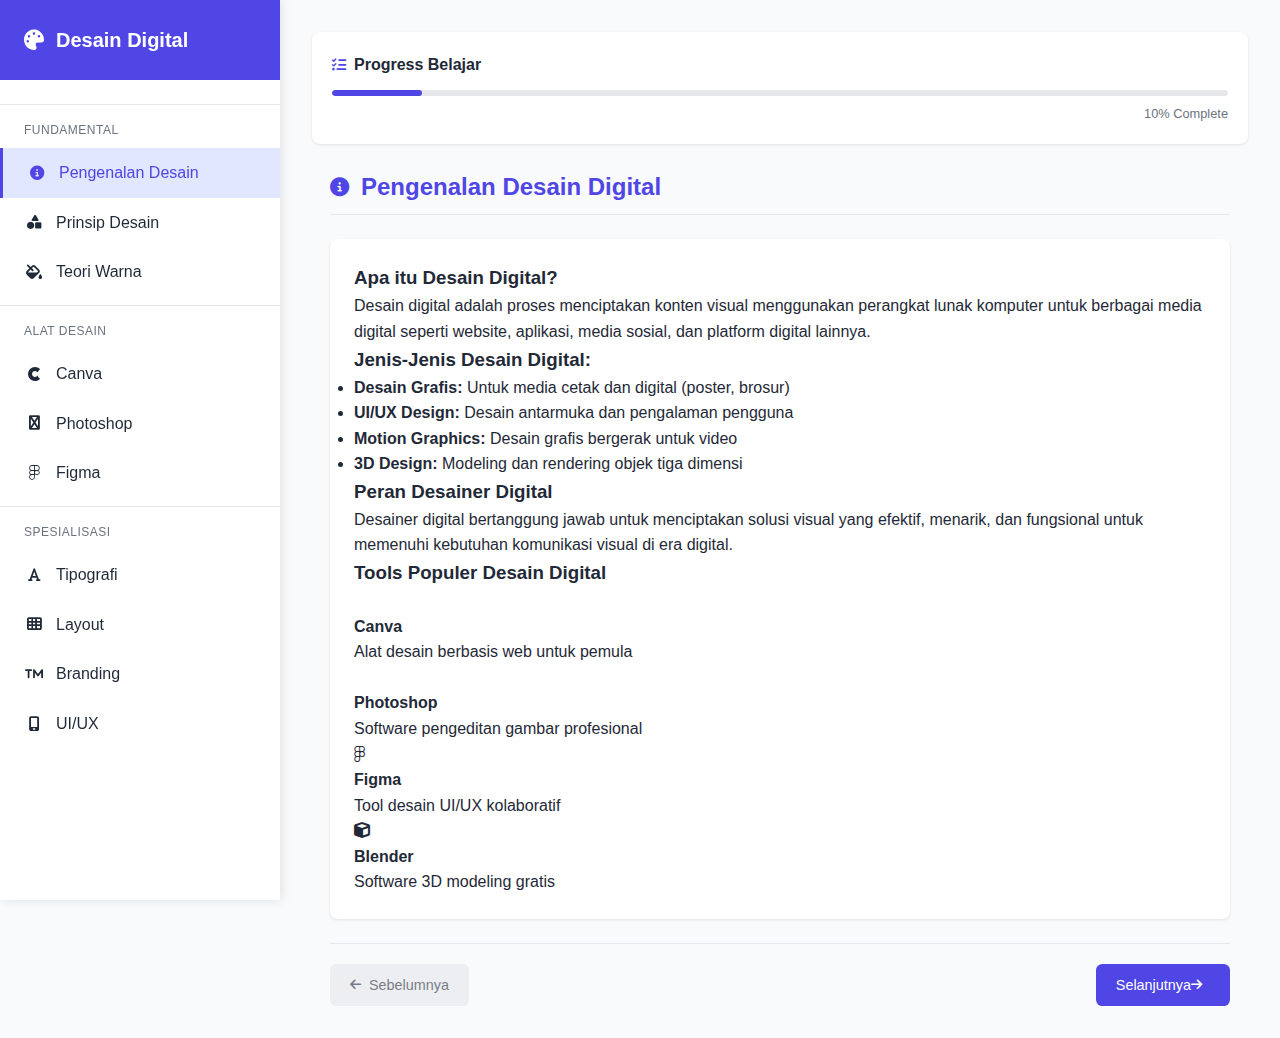
<file: canva.html>
<!DOCTYPE html>
<html lang="id">
<head>
    <meta charset="UTF-8">
    <meta name="viewport" content="width=device-width, initial-scale=1.0">
    <title>LearnTrack - Belajar Desain Digital</title>
    <link rel="stylesheet" href="canva.css">
    <link rel="stylesheet" href="https://cdnjs.cloudflare.com/ajax/libs/font-awesome/6.4.0/css/all.min.css">
</head>
<body>
    <!-- Mobile Menu Toggle -->
    <button class="menu-toggle" id="menuToggle">
        <i class="fas fa-bars"></i>
    </button>

    <div class="learning-container">
        <!-- Sidebar Navigation -->
        <aside class="learning-sidebar" id="sidebar">
            <div class="sidebar-header">
                <h2><i class="fas fa-palette"></i> Desain Digital</h2>
            </div>
            <ul class="sidebar-menu">
                <li class="menu-category">Fundamental</li>
                <li><a href="#design-intro" class="active"><i class="fas fa-info-circle"></i> Pengenalan Desain</a></li>
                <li><a href="#design-principles"><i class="fas fa-shapes"></i> Prinsip Desain</a></li>
                <li><a href="#design-color"><i class="fas fa-fill-drip"></i> Teori Warna</a></li>
                
                <li class="menu-category">Alat Desain</li>
                <li><a href="#design-canva"><i class="fab fa-cuttlefish"></i> Canva</a></li>
                <li><a href="#design-photoshop"><i class="fab fa-camera"></i></i> Photoshop</a></li>
                <li><a href="#design-figma"><i class="fab fa-figma"></i> Figma</a></li>
                
                <li class="menu-category">Spesialisasi</li>
                <li><a href="#design-typography"><i class="fas fa-font"></i> Tipografi</a></li>
                <li><a href="#design-layout"><i class="fas fa-th"></i> Layout</a></li>
                <li><a href="#design-branding"><i class="fas fa-trademark"></i> Branding</a></li>
                <li><a href="#design-uiux"><i class="fas fa-mobile-screen"></i> UI/UX</a></li>
            </ul>
        </aside>

        <!-- Main Content -->
        <main class="learning-content">
            <!-- Progress Tracker -->
            <div class="progress-tracker">
                <h3 class="progress-title"><i class="fas fa-tasks"></i> Progress Belajar</h3>
                <div class="progress-bar">
                    <div class="progress-fill"></div>
                </div>
                <div class="progress-text">0% Complete</div>
            </div>

            <!-- Design Introduction -->
            <section id="design-intro" class="learning-section">
                <h2><i class="fas fa-info-circle"></i> Pengenalan Desain Digital</h2>
                <div class="lesson-content">
                    <h3>Apa itu Desain Digital?</h3>
                    <p>Desain digital adalah proses menciptakan konten visual menggunakan perangkat lunak komputer untuk berbagai media digital seperti website, aplikasi, media sosial, dan platform digital lainnya.</p>
                    
                    <h3>Jenis-Jenis Desain Digital:</h3>
                    <ul>
                        <li><strong>Desain Grafis:</strong> Untuk media cetak dan digital (poster, brosur)</li>
                        <li><strong>UI/UX Design:</strong> Desain antarmuka dan pengalaman pengguna</li>
                        <li><strong>Motion Graphics:</strong> Desain grafis bergerak untuk video</li>
                        <li><strong>3D Design:</strong> Modeling dan rendering objek tiga dimensi</li>
                    </ul>
                    
                    <h3>Peran Desainer Digital</h3>
                    <p>Desainer digital bertanggung jawab untuk menciptakan solusi visual yang efektif, menarik, dan fungsional untuk memenuhi kebutuhan komunikasi visual di era digital.</p>
                    
                    <h3>Tools Populer Desain Digital</h3>
                    <div class="tools-grid">
                        <div class="tool-card">
                            <i class="fab fa-canva"></i>
                            <h4>Canva</h4>
                            <p>Alat desain berbasis web untuk pemula</p>
                        </div>
                        <div class="tool-card">
                            <i class="fab fa-adobe"></i>
                            <h4>Photoshop</h4>
                            <p>Software pengeditan gambar profesional</p>
                        </div>
                        <div class="tool-card">
                            <i class="fab fa-figma"></i>
                            <h4>Figma</h4>
                            <p>Tool desain UI/UX kolaboratif</p>
                        </div>
                        <div class="tool-card">
                            <i class="fas fa-cube"></i>
                            <h4>Blender</h4>
                            <p>Software 3D modeling gratis</p>
                        </div>
                    </div>
                </div>

                <div class="lesson-nav">
                    <a href="#" class="nav-btn prev-btn disabled"><i class="fas fa-arrow-left"></i> Sebelumnya</a>
                    <a href="#design-principles" class="nav-btn next-btn">Selanjutnya <i class="fas fa-arrow-right"></i></a>
                </div>
            </section>

            <!-- Design Principles -->
            <section id="design-principles" class="learning-section">
                <h2><i class="fas fa-shapes"></i> Prinsip-Prinsip Desain</h2>
                <div class="lesson-content">
                    <h3>7 Prinsip Dasar Desain</h3>
                    <ol>
                        <li><strong>Keseimbangan (Balance):</strong> Distribusi elemen yang seimbang</li>
                        <li><strong>Kontras (Contrast):</strong> Perbedaan yang mencolok antara elemen</li>
                        <li><strong>Penekanan (Emphasis):</strong> Fokus utama desain</li>
                        <li><strong>Gerakan (Movement):</strong> Panduan mata pengguna</li>
                        <li><strong>Irama (Rhythm):</strong> Pengulangan elemen yang teratur</li>
                        <li><strong>Kesatuan (Unity):</strong> Keterhubungan seluruh elemen</li>
                        <li><strong>Ruang Kosong (White Space):</strong> Area negatif yang penting</li>
                    </ol>
                    
                    <h3>Contoh Penerapan Prinsip Desain</h3>
                    <div class="principle-examples">
                        <div class="example">
                            <h4>Keseimbangan Simetris</h4>
                            <p>Logo yang memiliki sisi kiri dan kanan identik</p>
                        </div>
                        <div class="example">
                            <h4>Kontras Warna</h4>
                            <p>Teks gelap di atas background terang</p>
                        </div>
                        <div class="example">
                            <h4>Hierarki Visual</h4>
                            <p>Judul lebih besar dari subjudul</p>
                        </div>
                    </div>
                    
                    <h3>Prinsip CRAP dalam Desain</h3>
                    <table class="principles-table">
                        <tr>
                            <th>Prinsip</th>
                            <th>Deskripsi</th>
                            <th>Contoh</th>
                        </tr>
                        <tr>
                            <td>Contrast</td>
                            <td>Membuat elemen berbeda mencolok</td>
                            <td>Warna komplementer</td>
                        </tr>
                        <tr>
                            <td>Repetition</td>
                            <td>Pengulangan elemen desain</td>
                            <td>Pola warna yang konsisten</td>
                        </tr>
                        <tr>
                            <td>Alignment</td>
                            <td>Penjajaran elemen secara visual</td>
                            <td>Teks rata kiri</td>
                        </tr>
                        <tr>
                            <td>Proximity</td>
                            <td>Pengelompokan elemen terkait</td>
                            <td>Judul dekat dengan paragraf</td>
                        </tr>
                    </table>
                </div>

                <div class="lesson-nav">
                    <a href="#design-intro" class="nav-btn prev-btn"><i class="fas fa-arrow-left"></i> Sebelumnya</a>
                    <a href="#design-color" class="nav-btn next-btn">Selanjutnya <i class="fas fa-arrow-right"></i></a>
                </div>
            </section>

            <!-- Color Theory -->
            <section id="design-color" class="learning-section">
                <h2><i class="fas fa-fill-drip"></i> Teori Warna</h2>
                <div class="lesson-content">
                    <h3>Dasar Teori Warna</h3>
                    <p>Teori warna adalah kerangka yang digunakan untuk memadukan warna secara harmonis dalam desain.</p>
                    
                    <h3>Model Warna</h3>
                    <ul>
                        <li><strong>RGB:</strong> Red, Green, Blue (untuk layar digital)</li>
                        <li><strong>CMYK:</strong> Cyan, Magenta, Yellow, Key (untuk cetak)</li>
                        <li><strong>HSB/HSV:</strong> Hue, Saturation, Brightness</li>
                        <li><strong>Pantone:</strong> Sistem warna standar industri</li>
                    </ul>
                    
                    <h3>Color Wheel (Roda Warna)</h3>
                    <div class="color-wheel">
                        <div class="wheel-center"></div>
                        <div class="color-segment primary" style="--hue: 0"><span>Merah</span></div>
                        <div class="color-segment primary" style="--hue: 120"><span>Hijau</span></div>
                        <div class="color-segment primary" style="--hue: 240"><span>Biru</span></div>
                        <div class="color-segment secondary" style="--hue: 60"><span>Kuning</span></div>
                        <div class="color-segment secondary" style="--hue: 180"><span>Cyan</span></div>
                        <div class="color-segment secondary" style="--hue: 300"><span>Magenta</span></div>
                    </div>
                    
                    <h3>Skema Warna</h3>
                    <div class="color-schemes">
                        <div class="scheme">
                            <h4>Komplementer</h4>
                            <p>Warna berseberangan di roda warna</p>
                            <div class="scheme-colors">
                                <div style="background-color: #ff0000;"></div>
                                <div style="background-color: #00ffff;"></div>
                            </div>
                        </div>
                        <div class="scheme">
                            <h4>Analogous</h4>
                            <p>Warna yang berdekatan</p>
                            <div class="scheme-colors">
                                <div style="background-color: #ff0000;"></div>
                                <div style="background-color: #ff8000;"></div>
                                <div style="background-color: #ffff00;"></div>
                            </div>
                        </div>
                        <div class="scheme">
                            <h4>Triadic</h4>
                            <p>Tiga warna seimbang</p>
                            <div class="scheme-colors">
                                <div style="background-color: #ff0000;"></div>
                                <div style="background-color: #00ff00;"></div>
                                <div style="background-color: #0000ff;"></div>
                            </div>
                        </div>
                    </div>
                    
                    <h3>Psikologi Warna</h3>
                    <table class="color-psychology">
                        <tr>
                            <th>Warna</th>
                            <th>Makna Positif</th>
                            <th>Makna Negatif</th>
                        </tr>
                        <tr>
                            <td>Merah</td>
                            <td>Energi, gairah</td>
                            <td>Bahaya, agresi</td>
                        </tr>
                        <tr>
                            <td>Biru</td>
                            <td>Kepercayaan, ketenangan</td>
                            <td>Kedinginan, depresi</td>
                        </tr>
                        <tr>
                            <td>Hijau</td>
                            <td>Pertumbuhan, alam</td>
                            <td>Iri hati, keracunan</td>
                        </tr>
                    </table>
                </div>

                <div class="lesson-nav">
                    <a href="#design-principles" class="nav-btn prev-btn"><i class="fas fa-arrow-left"></i> Sebelumnya</a>
                    <a href="#design-canva" class="nav-btn next-btn">Selanjutnya <i class="fas fa-arrow-right"></i></a>
                </div>
            </section>

            <!-- Canva -->
            <section id="design-canva" class="learning-section">
                <h2><i class="fab fa-canva"></i> Canva untuk Desainer Pemula</h2>
                <div class="lesson-content">
                    <h3>Pengenalan Canva</h3>
                    <p>Canva adalah platform desain grafis online yang memungkinkan pengguna membuat berbagai konten visual dengan mudah menggunakan template siap pakai.</p>
                    
                    <h3>Fitur Utama Canva</h3>
                    <ul>
                        <li><strong>Template:</strong> Ribuan template siap pakai</li>
                        <li><strong>Drag & Drop:</strong> Antarmuka mudah digunakan</li>
                        <li><strong>Kolaborasi:</strong> Bekerja tim secara real-time</li>
                        <li><strong>Brand Kit:</strong> Manajemen identitas merek</li>
                        <li><strong>Canva Pro:</strong> Fitur premium untuk profesional</li>
                    </ul>
                    
                    <h3>Langkah Membuat Desain di Canva</h3>
                    <ol>
                        <li>Pilih jenis desain (poster, story IG, dll)</li>
                        <li>Pilih template atau mulai dari blank canvas</li>
                        <li>Edit teks, gambar, dan elemen desain</li>
                        <li>Gunakan tools seperti grid, frame, dan efek</li>
                        <li>Unduh dalam berbagai format (JPG, PNG, PDF)</li>
                    </ol>
                    
                    <h3>Tips Canva untuk Pemula</h3>
                    <div class="canva-tips">
                        <div class="tip">
                            <h4>Gunakan Grid</h4>
                            <p>Untuk alignment yang lebih rapi</p>
                        </div>
                        <div class="tip">
                            <h4>Kombinasi Font</h4>
                            <p>Maksimal 2-3 jenis font per desain</p>
                        </div>
                        <div class="tip">
                            <h4>Warna Konsisten</h4>
                            <p>Simpal palette warna di Brand Kit</p>
                        </div>
                        <div class="tip">
                            <h4>Shortcut</h4>
                            <p>Pelajari shortcut keyboard untuk efisiensi</p>
                        </div>
                    </div>
                    
                    <h3>Perbandingan Canva vs Photoshop</h3>
                    <table class="comparison-table">
                        <tr>
                            <th>Aspek</th>
                            <th>Canva</th>
                            <th>Photoshop</th>
                        </tr>
                        <tr>
                            <td>Kemudahan</td>
                            <td>Sangat mudah</td>
                            <td>Kurva belajar curam</td>
                        </tr>
                        <tr>
                            <td>Fleksibilitas</td>
                            <td>Terbatas</td>
                            <td>Sangat fleksibel</td>
                        </tr>
                        <tr>
                            <td>Harga</td>
                            <td>Gratis dengan opsi Pro</td>
                            <td>Berlangganan mahal</td>
                        </tr>
                    </table>
                </div>

                <div class="lesson-nav">
                    <a href="#design-color" class="nav-btn prev-btn"><i class="fas fa-arrow-left"></i> Sebelumnya</a>
                    <a href="#design-photoshop" class="nav-btn next-btn">Selanjutnya <i class="fas fa-arrow-right"></i></a>
                </div>
            </section>

            <!-- Photoshop -->
            <section id="design-photoshop" class="learning-section">
                <h2><i class="fab fa-adobe"></i> Adobe Photoshop Dasar</h2>
                <div class="lesson-content">
                    <h3>Pengenalan Photoshop</h3>
                    <p>Adobe Photoshop adalah software pengeditan gambar profesional yang digunakan untuk berbagai keperluan desain digital.</p>
                    
                    <h3>Workspace Photoshop</h3>
                    <ul>
                        <li><strong>Toolbar:</strong> Berisi alat-alat editing</li>
                        <li><strong>Layers Panel:</strong> Manajemen lapisan desain</li>
                        <li><strong>Properties Panel:</strong> Pengaturan alat aktif</li>
                        <li><strong>Canvas:</strong> Area kerja utama</li>
                    </ul>
                    
                    <h3>Tools Penting Photoshop</h3>
                    <div class="photoshop-tools">
                        <div class="tool">
                            <h4>Move Tool (V)</h4>
                            <p>Memindahkan elemen</p>
                        </div>
                        <div class="tool">
                            <h4>Brush Tool (B)</h4>
                            <p>Menggambar dan melukis</p>
                        </div>
                        <div class="tool">
                            <h4>Pen Tool (P)</h4>
                            <p>Membuat path dan seleksi</p>
                        </div>
                        <div class="tool">
                            <h4>Layer Mask</h4>
                            <p>Menyembunyikan bagian layer</p>
                        </div>
                    </div>
                    
                    <h3>Teknik Dasar Photoshop</h3>
                    <ol>
                        <li><strong>Seleksi:</strong> Mengisolasi bagian gambar</li>
                        <li><strong>Layer Styles:</strong> Efek seperti drop shadow</li>
                        <li><strong>Adjustment Layers:</strong> Mengubah warna non-destruktif</li>
                        <li><strong>Smart Objects:</strong> Layer yang bisa diubah ukuran tanpa kehilangan kualitas</li>
                    </ol>
                    
                    <h3>Shortcut Penting Photoshop</h3>
                    <table class="shortcut-table">
                        <tr>
                            <th>Shortcut</th>
                            <th>Fungsi</th>
                        </tr>
                        <tr>
                            <td>Ctrl+T</td>
                            <td>Transform (ubah ukuran)</td>
                        </tr>
                        <tr>
                            <td>Ctrl+J</td>
                            <td>Duplicate layer</td>
                        </tr>
                        <tr>
                            <td>Ctrl+Alt+Shift+E</td>
                            <td>Merge visible layers ke layer baru</td>
                        </tr>
                        <tr>
                            <td>Alt+Backspace</td>
                            <td>Fill dengan foreground color</td>
                        </tr>
                    </table>
                </div>

                <div class="lesson-nav">
                    <a href="#design-canva" class="nav-btn prev-btn"><i class="fas fa-arrow-left"></i> Sebelumnya</a>
                    <a href="#design-figma" class="nav-btn next-btn">Selanjutnya <i class="fas fa-arrow-right"></i></a>
                </div>
            </section>

            <!-- Figma -->
            <section id="design-figma" class="learning-section">
                <h2><i class="fab fa-figma"></i> Figma untuk UI/UX Design</h2>
                <div class="lesson-content">
                    <h3>Apa itu Figma?</h3>
                    <p>Figma adalah tool desain berbasis cloud yang khusus digunakan untuk desain antarmuka (UI) dan pengalaman pengguna (UX).</p>
                    
                    <h3>Keunggulan Figma</h3>
                    <ul>
                        <li><strong>Kolaborasi Real-time:</strong> Bekerja bersama tim secara simultan</li>
                        <li><strong>Platform Cross-platform:</strong> Bisa diakses dari browser</li>
                        <li><strong>Design Systems:</strong> Membuat dan mengelola komponen</li>
                        <li><strong>Prototyping:</strong> Membuat prototype interaktif</li>
                    </ul>
                    
                    <h3>Komponen Figma</h3>
                    <div class="figma-components">
                        <div class="component">
                            <h4>Frames</h4>
                            <p>Container untuk elemen desain</p>
                        </div>
                        <div class="component">
                            <h4>Components</h4>
                            <p>Elemen UI yang bisa digunakan ulang</p>
                        </div>
                        <div class="component">
                            <h4>Auto Layout</h4>
                            <p>Membuat elemen responsif</p>
                        </div>
                        <div class="component">
                            <h4>Constraints</h4>
                            <p>Mengatur perilaku elemen saat resize</p>
                        </div>
                    </div>
                    
                    <h3>Workflow Figma</h3>
                    <ol>
                        <li>Membuat wireframe</li>
                        <li>Mendesain high-fidelity mockup</li>
                        <li>Membuat komponen dan style guide</li>
                        <li>Membangun prototype interaktif</li>
                        <li>Berbagi dengan tim dan stakeholder</li>
                        <li>Handoff ke developer</li>
                    </ol>
                    
                    <h3>Tips Figma untuk Pemula</h3>
                    <ul>
                        <li>Pelajari penggunaan Auto Layout</li>
                        <li>Buat Design System sejak awal</li>
                        <li>Gunakan plugins untuk produktivitas</li>
                        <li>Manfaatkan Community files untuk belajar</li>
                        <li>Pelajari shortcut keyboard penting</li>
                    </ul>
                </div>

                <div class="lesson-nav">
                    <a href="#design-photoshop" class="nav-btn prev-btn"><i class="fas fa-arrow-left"></i> Sebelumnya</a>
                    <a href="#design-typography" class="nav-btn next-btn">Selanjutnya <i class="fas fa-arrow-right"></i></a>
                </div>
            </section>

            <!-- Typography -->
            <section id="design-typography" class="learning-section">
                <h2><i class="fas fa-font"></i> Tipografi dalam Desain</h2>
                <div class="lesson-content">
                    <h3>Pengertian Tipografi</h3>
                    <p>Tipografi adalah seni dan teknik mengatur huruf dan teks untuk membuat bahasa tertulis terbaca, jelas, dan menarik secara visual.</p>
                    
                    <h3>Terminologi Tipografi</h3>
                    <ul>
                        <li><strong>Typeface:</strong> Keluarga desain huruf (contoh: Helvetica)</li>
                        <li><strong>Font:</strong> Variasi spesifik dari typeface (contoh: Helvetica Bold 12pt)</li>
                        <li><strong>Kerning:</strong> Jarak antar karakter tertentu</li>
                        <li><strong>Leading:</strong> Jarak antar baris (line height)</li>
                        <li><strong>Tracking:</strong> Jarak seragam antar semua karakter</li>
                    </ul>
                    
                    <h3>Klasifikasi Typeface</h3>
                    <div class="typeface-types">
                        <div class="type">
                            <h4>Serif</h4>
                            <p>Memiliki kaki/serif (Times New Roman)</p>
                        </div>
                        <div class="type">
                            <h4>Sans-serif</h4>
                            <p>Tanpa serif (Arial, Helvetica)</p>
                        </div>
                        <div class="type">
                            <h4>Script</h4>
                            <p>Meniru tulisan tangan (Brush Script)</p>
                        </div>
                        <div class="type">
                            <h4>Display</h4>
                            <p>Untuk judul dan ukuran besar</p>
                        </div>
                    </div>
                    
                    <h3>Prinsip Tipografi yang Baik</h3>
                    <ol>
                        <li>Keterbacaan adalah prioritas utama</li>
                        <li>Gunakan maksimal 2-3 jenis font dalam satu desain</li>
                        <li>Kontras antara heading dan body text</li>
                        <li>Perhatikan hierarchy informasi</li>
                        <li>White space sama pentingnya dengan teks</li>
                    </ol>
                    
                    <h3>Pasangan Font yang Harmonis</h3>
                    <table class="font-pairing">
                        <tr>
                            <th>Font Judul</th>
                            <th>Font Body</th>
                            <th>Kegunaan</th>
                        </tr>
                        <tr>
                            <td>Playfair Display</td>
                            <td>Lato</td>
                            <td>Website elegan</td>
                        </tr>
                        <tr>
                            <td>Montserrat</td>
                            <td>Open Sans</td>
                            <td>Desain modern</td>
                        </tr>
                        <tr>
                            <td>Roboto Slab</td>
                            <td>Roboto</td>
                            <td>Aplikasi mobile</td>
                        </tr>
                    </table>
                </div>

                <div class="lesson-nav">
                    <a href="#design-figma" class="nav-btn prev-btn"><i class="fas fa-arrow-left"></i> Sebelumnya</a>
                    <a href="#design-layout" class="nav-btn next-btn">Selanjutnya <i class="fas fa-arrow-right"></i></a>
                </div>
            </section>

            <!-- Layout -->
            <section id="design-layout" class="learning-section">
                <h2><i class="fas fa-th"></i> Prinsip Layout Desain</h2>
                <div class="lesson-content">
                    <h3>Pengertian Layout</h3>
                    <p>Layout adalah penyusunan elemen visual dalam suatu ruang desain untuk menciptakan struktur yang jelas dan menarik.</p>
                    
                    <h3>Prinsip Layout yang Baik</h3>
                    <ul>
                        <li><strong>Hierarchy Visual:</strong> Pandu mata pengguna</li>
                        <li><strong>Grid System:</strong> Untuk struktur yang terorganisir</li>
                        <li><strong>Keseimbangan:</strong> Distribusi elemen yang harmonis</li>
                        <li><strong>Kesatuan:</strong> Semua elemen terlihat terkait</li>
                        <li><strong>White Space:</strong> Ruang kosong yang strategis</li>
                    </ul>
                    
                    <h3>Jenis-Jenis Grid</h3>
                    <div class="grid-types">
                        <div class="grid-type">
                            <h4>Manuscript Grid</h4>
                            <p>Untuk dokumen teks berat</p>
                        </div>
                        <div class="grid-type">
                            <h4>Column Grid</h4>
                            <p>Untuk majalah dan website</p>
                        </div>
                        <div class="grid-type">
                            <h4>Modular Grid</h4>
                            <p>Untuk kompleksitas tinggi</p>
                        </div>
                        <div class="grid-type">
                            <h4>Hierarchical Grid</h4>
                            <p>Untuk desain eksperimental</p>
                        </div>
                    </div>
                    
                    <h3>Teknik Layout Populer</h3>
                    <ol>
                        <li><strong>Rule of Thirds:</strong> Bagi area menjadi 3x3 grid</li>
                        <li><strong>Golden Ratio:</strong> Proporsi 1:1.618</li>
                        <li><strong>F-pattern:</strong> Untuk layout teks berat</li>
                        <li><strong>Z-pattern:</strong> Untuk landing page</li>
                    </ol>
                    
                    <h3>Contoh Layout untuk Media Berbeda</h3>
                    <table class="layout-examples">
                        <tr>
                            <th>Media</th>
                            <th>Karakteristik Layout</th>
                        </tr>
                        <tr>
                            <td>Website</td>
                            <td>Responsif, hierarchy jelas, navigasi mudah</td>
                        </tr>
                        <tr>
                            <td>Mobile App</td>
                            <td>Touch-friendly, minimalis, konsisten</td>
                        </tr>
                        <tr>
                            <td>Poster</td>
                            <td>Visual kuat, pesan cepat terbaca</td>
                        </tr>
                        <tr>
                            <td>Majalah</td>
                            <td>Kolom terstruktur, typography detail</td>
                        </tr>
                    </table>
                </div>

                <div class="lesson-nav">
                    <a href="#design-typography" class="nav-btn prev-btn"><i class="fas fa-arrow-left"></i> Sebelumnya</a>
                    <a href="#design-branding" class="nav-btn next-btn">Selanjutnya <i class="fas fa-arrow-right"></i></a>
                </div>
            </section>

            <!-- Branding -->
            <section id="design-branding" class="learning-section">
                <h2><i class="fas fa-trademark"></i> Desain Branding</h2>
                <div class="lesson-content">
                    <h3>Pengertian Branding</h3>
                    <p>Branding adalah proses menciptakan identitas unik untuk produk, layanan, atau perusahaan melalui elemen visual dan pengalaman.</p>
                    
                    <h3>Elemen Desain Branding</h3>
                    <ul>
                        <li><strong>Logo:</strong> Simbol visual merek</li>
                        <li><strong>Warna Brand:</strong> Palette warna khusus</li>
                        <li><strong>Tipografi:</strong> Font yang mencerminkan kepribadian</li>
                        <li><strong>Gaya Visual:</strong> Ilustrasi, foto, grafis</li>
                        <li><strong>Voice & Tone:</strong> Kepribadian komunikasi</li>
                    </ul>
                    
                    <h3>Proses Membangun Brand Identity</h3>
                    <ol>
                        <li>Research dan discovery</li>
                        <li>Mendefinisikan positioning</li>
                        <li>Mengembangkan konsep visual</li>
                        <li>Membuat logo dan elemen visual</li>
                        <li>Membangun brand guidelines</li>
                        <li>Implementasi di semua touchpoint</li>
                    </ol>
                    
                    <h3>Contoh Brand Guidelines</h3>
                    <div class="brand-guidelines">
                        <div class="guideline">
                            <h4>Logo Usage</h4>
                            <p>Aturan penggunaan logo</p>
                        </div>
                        <div class="guideline">
                            <h4>Color Palette</h4>
                            <p>Warna utama dan sekunder</p>
                        </div>
                        <div class="guideline">
                            <h4>Typography</h4>
                            <p>Font untuk heading dan body</p>
                        </div>
                        <div class="guideline">
                            <h4>Imagery Style</h4>
                            <p>Gaya foto dan ilustrasi</p>
                        </div>
                    </div>
                    
                    <h3>Tips Desain Branding yang Efektif</h3>
                    <ul>
                        <li>Buat sederhana namun memorable</li>
                        <li>Pastikan relevan dengan target audience</li>
                        <li>Pertimbangkan skalabilitas</li>
                        <li>Uji di berbagai ukuran dan media</li>
                        <li>Dokumentasikan dalam brand book</li>
                    </ul>
                </div>

                <div class="lesson-nav">
                    <a href="#design-layout" class="nav-btn prev-btn"><i class="fas fa-arrow-left"></i> Sebelumnya</a>
                    <a href="#design-uiux" class="nav-btn next-btn">Selanjutnya <i class="fas fa-arrow-right"></i></a>
                </div>
            </section>

            <!-- UI/UX -->
            <section id="design-uiux" class="learning-section">
                <h2><i class="fas fa-mobile-screen"></i> Dasar UI/UX Design</h2>
                <div class="lesson-content">
                    <h3>Perbedaan UI dan UX</h3>
                    <ul>
                        <li><strong>UI (User Interface):</strong> Tampilan visual dan interaktif produk</li>
                        <li><strong>UX (User Experience):</strong> Pengalaman pengguna secara keseluruhan</li>
                    </ul>
                    
                    <h3>Prinsip UX yang Baik</h3>
                    <ol>
                        <li>User-centered design</li>
                        <li>Konsistensi</li>
                        <li>Hierarchy visual yang jelas</li>
                        <li>Feedback yang bermakna</li>
                        <li>Error prevention</li>
                    </ol>
                    
                    <h3>Proses Desain UI/UX</h3>
                    <div class="design-process">
                        <div class="process-step">
                            <h4>Research</h4>
                            <p>Memahami user dan kebutuhan</p>
                        </div>
                        <div class="process-step">
                            <h4>Wireframing</h4>
                            <p>Membuat kerangka dasar</p>
                        </div>
                        <div class="process-step">
                            <h4>Prototyping</h4>
                            <p>Membuat simulasi interaktif</p>
                        </div>
                        <div class="process-step">
                            <h4>Testing</h4>
                            <p>Uji dengan user nyata</p>
                        </div>
                    </div>
                    
                    <h3>Tools UI/UX Design</h3>
                    <table class="uiux-tools">
                        <tr>
                            <th>Tool</th>
                            <th>Kegunaan</th>
                        </tr>
                        <tr>
                            <td>Figma</td>
                            <td>Desain dan prototyping</td>
                        </tr>
                        <tr>
                            <td>Adobe XD</td>
                            <td>UI design dan prototyping</td>
                        </tr>
                        <tr>
                            <td>Sketch</td>
                            <td>UI design (Mac only)</td>
                        </tr>
                        <tr>
                            <td>InVision</td>
                            <td>Prototyping dan kolaborasi</td>
                        </tr>
                    </table>
                    
                    <h3>Trend UI/UX 2023</h3>
                    <ul>
                        <li>Dark mode yang lebih personal</li>
                        <li>Micro-interactions yang canggih</li>
                        <li>3D elements dan realism</li>
                        <li>Voice user interfaces</li>
                        <li>Neumorphism dan glassmorphism</li>
                    </ul>
                </div>

                <div class="lesson-nav">
                    <a href="#design-branding" class="nav-btn prev-btn"><i class="fas fa-arrow-left"></i> Sebelumnya</a>
                    <a href="#" class="nav-btn next-btn disabled">Selanjutnya <i class="fas fa-arrow-right"></i></a>
                </div>
            </section>
        </main>
    </div>

    <script src="canva.js"></script>
</body>
</html>
</file>
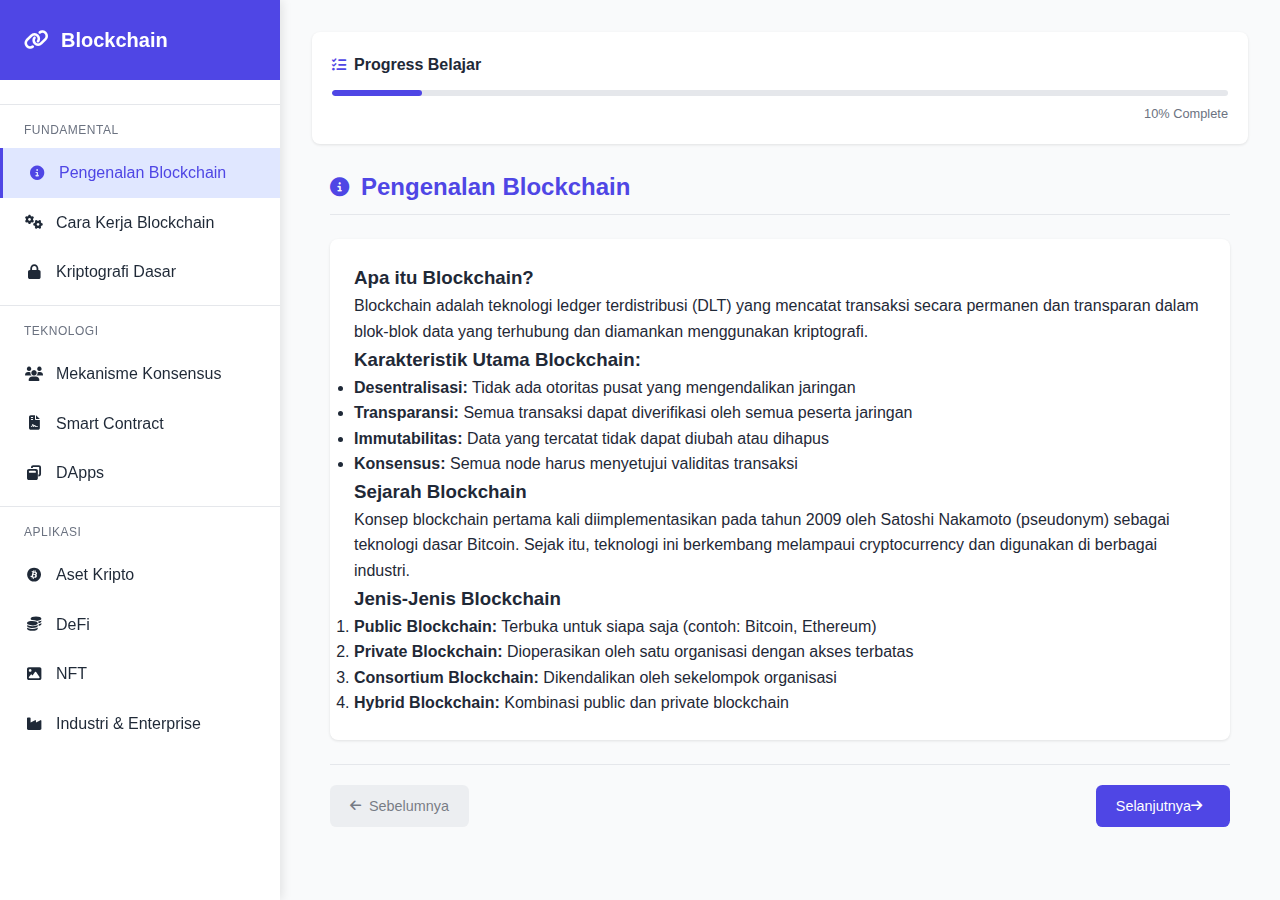
<file: desain.html>
<!DOCTYPE html>
<html lang="id">
<head>
    <meta charset="UTF-8">
    <meta name="viewport" content="width=device-width, initial-scale=1.0">
    <title>LearnTrack - Belajar Blockchain</title>
    <link rel="stylesheet" href="desain.css">
    <link rel="stylesheet" href="https://cdnjs.cloudflare.com/ajax/libs/font-awesome/6.4.0/css/all.min.css">
</head>
<body>
    <!-- Mobile Menu Toggle -->
    <button class="menu-toggle" id="menuToggle">
        <i class="fas fa-bars"></i>
    </button>

    <div class="learning-container">
        <!-- Sidebar Navigation -->
        <aside class="learning-sidebar" id="sidebar">
            <div class="sidebar-header">
                <h2><i class="fas fa-link"></i> Blockchain</h2>
            </div>
            <ul class="sidebar-menu">
                <li class="menu-category">Fundamental</li>
                <li><a href="#blockchain-intro" class="active"><i class="fas fa-info-circle"></i> Pengenalan Blockchain</a></li>
                <li><a href="#blockchain-work"><i class="fas fa-cogs"></i> Cara Kerja Blockchain</a></li>
                <li><a href="#blockchain-crypto"><i class="fas fa-lock"></i> Kriptografi Dasar</a></li>
                
                <li class="menu-category">Teknologi</li>
                <li><a href="#blockchain-consensus"><i class="fas fa-users"></i> Mekanisme Konsensus</a></li>
                <li><a href="#blockchain-smartcontract"><i class="fas fa-file-contract"></i> Smart Contract</a></li>
                <li><a href="#blockchain-dapps"><i class="fas fa-window-restore"></i> DApps</a></li>
                
                <li class="menu-category">Aplikasi</li>
                <li><a href="#blockchain-cryptoassets"><i class="fab fa-bitcoin"></i> Aset Kripto</a></li>
                <li><a href="#blockchain-defi"><i class="fas fa-coins"></i> DeFi</a></li>
                <li><a href="#blockchain-nft"><i class="fas fa-image"></i> NFT</a></li>
                <li><a href="#blockchain-industry"><i class="fas fa-industry"></i> Industri & Enterprise</a></li>
            </ul>
        </aside>

        <!-- Main Content -->
        <main class="learning-content">
            <!-- Progress Tracker -->
            <div class="progress-tracker">
                <h3 class="progress-title"><i class="fas fa-tasks"></i> Progress Belajar</h3>
                <div class="progress-bar">
                    <div class="progress-fill"></div>
                </div>
                <div class="progress-text">0% Complete</div>
            </div>

            <!-- Blockchain Introduction -->
            <section id="blockchain-intro" class="learning-section">
                <h2><i class="fas fa-info-circle"></i> Pengenalan Blockchain</h2>
                <div class="lesson-content">
                    <h3>Apa itu Blockchain?</h3>
                    <p>Blockchain adalah teknologi ledger terdistribusi (DLT) yang mencatat transaksi secara permanen dan transparan dalam blok-blok data yang terhubung dan diamankan menggunakan kriptografi.</p>
                    
                    <h3>Karakteristik Utama Blockchain:</h3>
                    <ul>
                        <li><strong>Desentralisasi:</strong> Tidak ada otoritas pusat yang mengendalikan jaringan</li>
                        <li><strong>Transparansi:</strong> Semua transaksi dapat diverifikasi oleh semua peserta jaringan</li>
                        <li><strong>Immutabilitas:</strong> Data yang tercatat tidak dapat diubah atau dihapus</li>
                        <li><strong>Konsensus:</strong> Semua node harus menyetujui validitas transaksi</li>
                    </ul>
                    
                    <h3>Sejarah Blockchain</h3>
                    <p>Konsep blockchain pertama kali diimplementasikan pada tahun 2009 oleh Satoshi Nakamoto (pseudonym) sebagai teknologi dasar Bitcoin. Sejak itu, teknologi ini berkembang melampaui cryptocurrency dan digunakan di berbagai industri.</p>
                    
                    <h3>Jenis-Jenis Blockchain</h3>
                    <ol>
                        <li><strong>Public Blockchain:</strong> Terbuka untuk siapa saja (contoh: Bitcoin, Ethereum)</li>
                        <li><strong>Private Blockchain:</strong> Dioperasikan oleh satu organisasi dengan akses terbatas</li>
                        <li><strong>Consortium Blockchain:</strong> Dikendalikan oleh sekelompok organisasi</li>
                        <li><strong>Hybrid Blockchain:</strong> Kombinasi public dan private blockchain</li>
                    </ol>
                </div>

                <div class="lesson-nav">
                    <a href="#" class="nav-btn prev-btn disabled"><i class="fas fa-arrow-left"></i> Sebelumnya</a>
                    <a href="#blockchain-work" class="nav-btn next-btn">Selanjutnya <i class="fas fa-arrow-right"></i></a>
                </div>
            </section>

            <!-- How Blockchain Works -->
            <section id="blockchain-work" class="learning-section">
                <h2><i class="fas fa-cogs"></i> Cara Kerja Blockchain</h2>
                <div class="lesson-content">
                    <h3>Struktur Dasar Blockchain</h3>
                    <p>Blockchain terdiri dari serangkaian blok yang berisi data transaksi. Setiap blok mengandung:</p>
                    <ul>
                        <li>Data transaksi</li>
                        <li>Hash dari blok itu sendiri</li>
                        <li>Hash dari blok sebelumnya</li>
                        <li>Timestamp</li>
                        <li>Nonce (number used once)</li>
                    </ul>
                    
                    <h3>Proses Transaksi Blockchain</h3>
                    <ol>
                        <li><strong>Inisiasi Transaksi:</strong> Pengguna memulai transaksi dengan wallet</li>
                        <li><strong>Propagasi Jaringan:</strong> Transaksi disiarkan ke jaringan P2P</li>
                        <li><strong>Validasi:</strong> Node memvalidasi transaksi menggunakan algoritma konsensus</li>
                        <li><strong>Pembentukan Blok:</strong> Transaksi yang divalidasi dikelompokkan dalam blok</li>
                        <li><strong>Penambangan:</strong> Miner menyelesaikan masalah matematika kompleks (Proof of Work)</li>
                        <li><strong>Penambahan Blok:</strong> Blok baru ditambahkan ke blockchain</li>
                        <li><strong>Update Ledger:</strong> Semua node memperbarui salinan ledger mereka</li>
                    </ol>
                    
                    <h3>Diagram Alur Blockchain</h3>
                    <div class="text-diagram">
                        [Transaksi Baru] → [Propagasi Jaringan] → [Validasi] → [Pool Transaksi] → [Pembentukan Blok] → [Penambangan] → [Blok Ditambahkan] → [Ledger Diupdate]
                    </div>
                    
                    <h3>Konsep Hash dan PoW</h3>
                    <p>Setiap blok memiliki hash unik yang berfungsi seperti sidik jari digital. Dalam sistem Proof of Work, miner bersaing untuk menemukan nonce yang menghasilkan hash dengan karakteristik tertentu (misalnya dimulai dengan sejumlah nol tertentu).</p>
                </div>

                <div class="lesson-nav">
                    <a href="#blockchain-intro" class="nav-btn prev-btn"><i class="fas fa-arrow-left"></i> Sebelumnya</a>
                    <a href="#blockchain-crypto" class="nav-btn next-btn">Selanjutnya <i class="fas fa-arrow-right"></i></a>
                </div>
            </section>

            <!-- Cryptography Basics -->
            <section id="blockchain-crypto" class="learning-section">
                <h2><i class="fas fa-lock"></i> Kriptografi Dasar</h2>
                <div class="lesson-content">
                    <h3>Kriptografi dalam Blockchain</h3>
                    <p>Blockchain menggunakan berbagai teknik kriptografi untuk menjamin keamanan dan integritas data:</p>
                    
                    <h3>1. Fungsi Hash Kriptografis</h3>
                    <p>Fungsi hash mengubah input dengan ukuran berapapun menjadi output dengan ukuran tetap (hash). Contoh algoritma: SHA-256 (Bitcoin), Keccak-256 (Ethereum).</p>
                    <p>Sifat hash kriptografis:</p>
                    <ul>
                        <li><strong>Deterministik:</strong> Input yang sama selalu menghasilkan output yang sama</li>
                        <li><strong>One-way:</strong> Tidak mungkin merekonstruksi input dari hash</li>
                        <li><strong>Avalanche effect:</strong> Perubahan kecil pada input mengubah hash secara signifikan</li>
                        <li><strong>Unik:</strong> Sangat kecil kemungkinan dua input berbeda menghasilkan hash yang sama</li>
                    </ul>
                    
                    <h3>2. Kriptografi Asimetris</h3>
                    <p>Menggunakan pasangan kunci (public key dan private key):</p>
                    <ul>
                        <li><strong>Public key:</strong> Dapat dibagikan secara publik, digunakan untuk verifikasi</li>
                        <li><strong>Private key:</strong> Harus dirahasiakan, digunakan untuk tanda tangan digital</li>
                    </ul>
                    <p>Contoh algoritma: ECDSA (Elliptic Curve Digital Signature Algorithm)</p>
                    
                    <h3>3. Digital Signature</h3>
                    <p>Proses penandatanganan transaksi:</p>
                    <ol>
                        <li>Pembuatan hash dari data transaksi</li>
                        <li>Enkripsi hash dengan private key pengirim</li>
                        <li>Hasil enkripsi menjadi tanda tangan digital</li>
                        <li>Verifikasi dengan public key pengirim</li>
                    </ol>
                </div>

                <div class="lesson-nav">
                    <a href="#blockchain-work" class="nav-btn prev-btn"><i class="fas fa-arrow-left"></i> Sebelumnya</a>
                    <a href="#blockchain-consensus" class="nav-btn next-btn">Selanjutnya <i class="fas fa-arrow-right"></i></a>
                </div>
            </section>

            <!-- Consensus Mechanisms -->
            <section id="blockchain-consensus" class="learning-section">
                <h2><i class="fas fa-users"></i> Mekanisme Konsensus</h2>
                <div class="lesson-content">
                    <h3>Peran Konsensus dalam Blockchain</h3>
                    <p>Mekanisme konsensus memastikan semua node dalam jaringan menyetujui keadaan ledger yang sama, mencegah masalah seperti double spending.</p>
                    
                    <h3>1. Proof of Work (PoW)</h3>
                    <p>Digunakan oleh Bitcoin, Ethereum (sebelum merge):</p>
                    <ul>
                        <li>Miner bersaing menyelesaikan masalah matematika kompleks</li>
                        <li>Membutuhkan daya komputasi besar (energy intensive)</li>
                        <li>Keamanan tinggi tetapi skalabilitas rendah</li>
                    </ul>
                    
                    <h3>2. Proof of Stake (PoS)</h3>
                    <p>Digunakan oleh Ethereum 2.0, Cardano:</p>
                    <ul>
                        <li>Validator dipilih berdasarkan jumlah token yang di-stake</li>
                        <li>Lebih hemat energi dibanding PoW</li>
                        <li>Potensi masalah "rich get richer"</li>
                    </ul>
                    
                    <h3>3. Delegated Proof of Stake (DPoS)</h3>
                    <p>Digunakan oleh EOS, Tron:</p>
                    <ul>
                        <li>Pemegang token memilih delegasi untuk memvalidasi blok</li>
                        <li>Lebih cepat dan scalable</li>
                        <li>Lebih terpusat dibanding PoS</li>
                    </ul>
                    
                    <h3>4. Mekanisme Lainnya</h3>
                    <ul>
                        <li><strong>Proof of Authority (PoA):</strong> Validator terpercaya</li>
                        <li><strong>Proof of History (PoH):</strong> Solana's clock mechanism</li>
                        <li><strong>Proof of Space/Time:</strong> Menggunakan ruang penyimpanan</li>
                        <li><strong>Byzantine Fault Tolerance (BFT):</strong> Digunakan Hyperledger</li>
                    </ul>
                </div>

                <div class="lesson-nav">
                    <a href="#blockchain-crypto" class="nav-btn prev-btn"><i class="fas fa-arrow-left"></i> Sebelumnya</a>
                    <a href="#blockchain-smartcontract" class="nav-btn next-btn">Selanjutnya <i class="fas fa-arrow-right"></i></a>
                </div>
            </section>

            <!-- Smart Contracts -->
            <section id="blockchain-smartcontract" class="learning-section">
                <h2><i class="fas fa-file-contract"></i> Smart Contract</h2>
                <div class="lesson-content">
                    <h3>Pengertian Smart Contract</h3>
                    <p>Smart contract adalah program yang berjalan di blockchain yang secara otomatis mengeksekusi persyaratan kontrak ketika kondisi tertentu terpenuhi.</p>
                    
                    <h3>Karakteristik Smart Contract</h3>
                    <ul>
                        <li><strong>Self-executing:</strong> Berjalan otomatis tanpa perantara</li>
                        <li><strong>Deterministik:</strong> Hasil eksekusi selalu sama dengan input yang sama</li>
                        <li><strong>Immutable:</strong> Tidak dapat diubah setelah di-deploy</li>
                        <li><strong>Transparent:</strong> Kode dapat diverifikasi oleh siapa saja</li>
                    </ul>
                    
                    <h3>Platform Smart Contract</h3>
                    <ol>
                        <li><strong>Ethereum:</strong> Pelopor smart contract dengan EVM</li>
                        <li><strong>Binance Smart Chain:</strong> Kompatibel dengan EVM, biaya lebih murah</li>
                        <li><strong>Solana:</strong> High throughput dengan biaya sangat rendah</li>
                        <li><strong>Cardano:</strong> Berbasis penelitian akademis, menggunakan Haskell</li>
                        <li><strong>Polkadot:</strong> Multi-chain dengan interoperabilitas</li>
                    </ol>
                    
                    <h3>Bahasa Pemrograman</h3>
                    <ul>
                        <li><strong>Solidity:</strong> Bahasa utama untuk Ethereum (syntax mirip JavaScript)</li>
                        <li><strong>Vyper:</strong> Alternatif Ethereum dengan syntax Python-like</li>
                        <li><strong>Rust:</strong> Digunakan Solana dan Polkadot</li>
                        <li><strong>Move:</strong> Dikembangkan oleh Diem (Facebook)</li>
                    </ul>
                    
                    <h3>Contoh Aplikasi Smart Contract</h3>
                    <ul>
                        <li>Decentralized Finance (DeFi) protocols</li>
                        <li>Token creation (ERC-20, ERC-721)</li>
                        <li>Voting systems</li>
                        <li>Supply chain tracking</li>
                        <li>Escrow services</li>
                    </ul>
                </div>

                <div class="lesson-nav">
                    <a href="#blockchain-consensus" class="nav-btn prev-btn"><i class="fas fa-arrow-left"></i> Sebelumnya</a>
                    <a href="#blockchain-dapps" class="nav-btn next-btn">Selanjutnya <i class="fas fa-arrow-right"></i></a>
                </div>
            </section>

            <!-- DApps -->
            <section id="blockchain-dapps" class="learning-section">
                <h2><i class="fas fa-window-restore"></i> DApps (Decentralized Applications)</h2>
                <div class="lesson-content">
                    <h3>Pengertian DApps</h3>
                    <p>Aplikasi terdesentralisasi yang berjalan di jaringan blockchain atau P2P, bukan di server terpusat.</p>
                    
                    <h3>Karakteristik DApps</h3>
                    <ul>
                        <li><strong>Open-source:</strong> Kode tersedia untuk umum</li>
                        <li><strong>Decentralized:</strong> Berjalan di jaringan node</li>
                        <li><strong>Incentivized:</strong> Menggunakan token kripto</li>
                        <li><strong>Protocol-compliant:</strong> Mengikuti standar konsensus</li>
                    </ul>
                    
                    <h3>Arsitektur DApps</h3>
                    <ol>
                        <li><strong>Frontend:</strong> Antarmuka pengguna (biasanya web/mobile)</li>
                        <li><strong>Smart Contracts:</strong> Logika bisnis di blockchain</li>
                        <li><strong>Blockchain:</strong> Jaringan terdesentralisasi</li>
                        <li><strong>Storage:</strong> Solusi terdesentralisasi seperti IPFS</li>
                    </ol>
                    
                    <h3>Perbedaan DApps vs Aplikasi Tradisional</h3>
                    <table class="comparison-table">
                        <tr>
                            <th>Aspek</th>
                            <th>DApps</th>
                            <th>Aplikasi Tradisional</th>
                        </tr>
                        <tr>
                            <td>Infrastruktur</td>
                            <td>Jaringan terdesentralisasi</td>
                            <td>Server terpusat</td>
                        </tr>
                        <tr>
                            <td>Kontrol</td>
                            <td>Komunitas</td>
                            <td>Perusahaan/organisasi</td>
                        </tr>
                        <tr>
                            <td>Downtime</td>
                            <td>Minimal (jika jaringan hidup)</td>
                            <td>Tergantung server</td>
                        </tr>
                        <tr>
                            <td>Biaya</td>
                            <td>Biaya gas untuk eksekusi</td>
                            <td>Biaya server dan maintenance</td>
                        </tr>
                    </table>
                    
                    <h3>Contoh DApps Populer</h3>
                    <ul>
                        <li><strong>Uniswap:</strong> Decentralized exchange (DEX)</li>
                        <li><strong>Compound:</strong> Lending/borrowing protocol</li>
                        <li><strong>CryptoKitties:</strong> Game NFT pertama yang viral</li>
                        <li><strong>Decentraland:</strong> Virtual reality platform</li>
                    </ul>
                </div>

                <div class="lesson-nav">
                    <a href="#blockchain-smartcontract" class="nav-btn prev-btn"><i class="fas fa-arrow-left"></i> Sebelumnya</a>
                    <a href="#blockchain-cryptoassets" class="nav-btn next-btn">Selanjutnya <i class="fas fa-arrow-right"></i></a>
                </div>
            </section>

            <!-- Crypto Assets -->
            <section id="blockchain-cryptoassets" class="learning-section">
                <h2><i class="fab fa-bitcoin"></i> Aset Kripto</h2>
                <div class="lesson-content">
                    <h3>Pengertian Aset Kripto</h3>
                    <p>Aset digital yang menggunakan kriptografi untuk mengamankan transaksi dan mengontrol penciptaan unit baru.</p>
                    
                    <h3>Jenis-Jenis Aset Kripto</h3>
                    <ol>
                        <li><strong>Cryptocurrency:</strong> Medium pertukaran (Bitcoin, Litecoin)</li>
                        <li><strong>Platform Tokens:</strong> Untuk ekosistem tertentu (ETH, SOL)</li>
                        <li><strong>Utility Tokens:</strong> Akses ke produk/layanan</li>
                        <li><strong>Security Tokens:</strong> Representasi aset finansial</li>
                        <li><strong>Stablecoins:</strong> Nilai terikat aset lain (USDT, USDC)</li>
                    </ol>
                    
                    <h3>Top Cryptocurrencies</h3>
                    <table class="crypto-table">
                        <tr>
                            <th>Nama</th>
                            <th>Simbol</th>
                            <th>Tipe</th>
                            <th>Use Case</th>
                        </tr>
                        <tr>
                            <td>Bitcoin</td>
                            <td>BTC</td>
                            <td>Cryptocurrency</td>
                            <td>Digital gold, store of value</td>
                        </tr>
                        <tr>
                            <td>Ethereum</td>
                            <td>ETH</td>
                            <td>Platform Token</td>
                            <td>Smart contracts, DApps</td>
                        </tr>
                        <tr>
                            <td>Cardano</td>
                            <td>ADA</td>
                            <td>Platform Token</td>
                            <td>Smart contracts, research-based</td>
                        </tr>
                        <tr>
                            <td>Binance Coin</td>
                            <td>BNB</td>
                            <td>Utility Token</td>
                            <td>Biaya transaksi di Binance ecosystem</td>
                        </tr>
                    </table>
                    
                    <h3>Cara Menyimpan Aset Kripto</h3>
                    <ul>
                        <li><strong>Hot Wallets:</strong> Terhubung ke internet (Metamask, Trust Wallet)</li>
                        <li><strong>Cold Wallets:</strong> Offline storage (Ledger, Trezor)</li>
                        <li><strong>Custodial Wallets:</strong> Dikelola pihak ketiga (exchange wallets)</li>
                        <li><strong>Non-custodial Wallets:</strong> Pengguna mengontrol private key</li>
                    </ul>
                    
                    <h3>Pertimbangan Investasi</h3>
                    <ul>
                        <li>Volatilitas harga tinggi</li>
                        <li>Risiko keamanan (hacking, scam)</li>
                        <li>Regulasi yang belum matang</li>
                        <li>Liquidity considerations</li>
                        <li>Fundamental analysis (white paper, tim, komunitas)</li>
                    </ul>
                </div>

                <div class="lesson-nav">
                    <a href="#blockchain-dapps" class="nav-btn prev-btn"><i class="fas fa-arrow-left"></i> Sebelumnya</a>
                    <a href="#blockchain-defi" class="nav-btn next-btn">Selanjutnya <i class="fas fa-arrow-right"></i></a>
                </div>
            </section>

            <!-- DeFi -->
            <section id="blockchain-defi" class="learning-section">
                <h2><i class="fas fa-coins"></i> Decentralized Finance (DeFi)</h2>
                <div class="lesson-content">
                    <h3>Pengertian DeFi</h3>
                    <p>Sistem keuangan terbuka yang dibangun di atas blockchain, menghilangkan perantara seperti bank dan institusi finansial tradisional.</p>
                    
                    <h3>Komponen Utama DeFi</h3>
                    <ol>
                        <li><strong>Stablecoins:</strong> Aset dengan nilai stabil (DAI, USDC)</li>
                        <li><strong>Lending Protocols:</strong> Pinjam-meminjam tanpa perantara (Aave, Compound)</li>
                        <li><strong>Decentralized Exchanges (DEX):</strong> Pertukaran aset P2P (Uniswap, SushiSwap)</li>
                        <li><strong>Derivatives:</strong> Kontrak finansial sintetis (Synthetix)</li>
                        <li><strong>Insurance:</strong> Proteksi risiko smart contract (Nexus Mutual)</li>
                    </ol>
                    
                    <h3>Keuntungan DeFi</h3>
                    <ul>
                        <li><strong>Tanpa Izin:</strong> Siapa pun dapat berpart                        <li><strong>Tanpa Izin:</strong> Siapa pun dapat berpartisipasi tanpa approval</li>
                        <li><strong>Transparan:</strong> Semua transaksi dan kode terbuka</li>
                        <li><strong>Non-Kustodial:</strong> Pengguna mengontrol aset mereka</li>
                        <li><strong>Interoperabilitas:</strong> Komponen DeFi dapat saling terhubung</li>
                        <li><strong>Inklusif:</strong> Akses untuk yang unbanked</li>
                    </ul>
                    
                    <h3>Risiko DeFi</h3>
                    <ul>
                        <li><strong>Smart Contract Risk:</strong> Bug atau exploit dalam kode</li>
                        <li><strong>Impermanent Loss:</strong> Risiko penyedia liquidity</li>
                        <li><strong>Regulasi:</strong> Ketidakpastian hukum</li>
                        <li><strong>Scalability:</strong> Biaya gas tinggi saat jaringan padat</li>
                    </ul>
                    
                    <h3>Tokenomics DeFi</h3>
                    <p>Banyak proyek DeFi memiliki token native dengan berbagai fungsi:</p>
                    <ul>
                        <li><strong>Governance:</strong> Hak voting untuk keputusan protokol</li>
                        <li><strong>Staking:</strong> Untuk mengamankan jaringan</li>
                        <li><strong>Fee Sharing:</strong> Pembagian pendapatan protokol</li>
                        <li><strong>Utility:</strong> Akses ke fitur platform</li>
                    </ul>
                    
                    <h3>Contoh Aplikasi DeFi</h3>
                    <div class="defi-apps-grid">
                        <div class="defi-app">
                            <h4>Uniswap</h4>
                            <p>DEX berbasis Automated Market Maker (AMM)</p>
                        </div>
                        <div class="defi-app">
                            <h4>Aave</h4>
                            <p>Lending protocol dengan flash loans</p>
                        </div>
                        <div class="defi-app">
                            <h4>Yearn Finance</h4>
                            <p>Yield aggregator otomatis</p>
                        </div>
                        <div class="defi-app">
                            <h4>MakerDAO</h4>
                            <p>Decentralized stablecoin (DAI) platform</p>
                        </div>
                    </div>
                </div>

                <div class="lesson-nav">
                    <a href="#blockchain-cryptoassets" class="nav-btn prev-btn"><i class="fas fa-arrow-left"></i> Sebelumnya</a>
                    <a href="#blockchain-nft" class="nav-btn next-btn">Selanjutnya <i class="fas fa-arrow-right"></i></a>
                </div>
            </section>

            <!-- NFT -->
            <section id="blockchain-nft" class="learning-section">
                <h2><i class="fas fa-image"></i> NFT (Non-Fungible Tokens)</h2>
                <div class="lesson-content">
                    <h3>Pengertian NFT</h3>
                    <p>Token digital yang mewakili kepemilikan atas aset unik atau konten, tidak dapat dipertukarkan secara setara seperti cryptocurrency.</p>
                    
                    <h3>Karakteristik NFT</h3>
                    <ul>
                        <li><strong>Unik:</strong> Setiap NFT memiliki metadata berbeda</li>
                        <li><strong>Langka:</strong> Kelangkaan diciptakan oleh pembuat</li>
                        <li><strong>Indivisible:</strong> Tidak dapat dibagi seperti cryptocurrency</li>
                        <li><strong>Verifiable:</strong> Kepemilikan dapat diverifikasi di blockchain</li>
                    </ul>
                    
                    <h3>Standar NFT</h3>
                    <ul>
                        <li><strong>ERC-721:</strong> Standar pertama untuk NFT di Ethereum</li>
                        <li><strong>ERC-1155:</strong> Mendukung semi-fungible tokens</li>
                        <li><strong>SPL:</strong> Standar NFT di Solana</li>
                        <li><strong>BEP-721:</strong> Implementasi NFT di BSC</li>
                    </ul>
                    
                    <h3>Use Case NFT</h3>
                    <div class="nft-use-cases">
                        <div class="use-case">
                            <h4>Seni Digital</h4>
                            <p>Koleksi seni digital yang dapat diverifikasi</p>
                        </div>
                        <div class="use-case">
                            <h4>Koleksi</h4>
                            <p>Kartu digital, benda koleksi virtual</p>
                        </div>
                        <div class="use-case">
                            <h4>Gaming</h4>
                            <p>Aset dalam game yang benar-benar dimiliki pemain</p>
                        </div>
                        <div class="use-case">
                            <h4>Real World Assets</h4>
                            <p>Tokenisasi properti, tiket event</p>
                        </div>
                    </div>
                    
                    <h3>Marketplace NFT</h3>
                    <ul>
                        <li>OpenSea (Ethereum, Polygon)</li>
                        <li>Magic Eden (Solana)</li>
                        <li>LooksRare (Ethereum)</li>
                        <li>Rarible (Multi-chain)</li>
                    </ul>
                    
                    <h3>Pertimbangan Sebelum Membeli NFT</h3>
                    <ul>
                        <li>Utility dan nilai jangka panjang</li>
                        <li>Reputasi creator/proyek</li>
                        <li>Biaya gas dan platform fees</li>
                        <li>Liquidity dan volume perdagangan</li>
                        <li>Penyimpanan metadata (on-chain vs off-chain)</li>
                    </ul>
                </div>

                <div class="lesson-nav">
                    <a href="#blockchain-defi" class="nav-btn prev-btn"><i class="fas fa-arrow-left"></i> Sebelumnya</a>
                    <a href="#blockchain-industry" class="nav-btn next-btn">Selanjutnya <i class="fas fa-arrow-right"></i></a>
                </div>
            </section>

            <!-- Industry & Enterprise -->
            <section id="blockchain-industry" class="learning-section">
                <h2><i class="fas fa-industry"></i> Industri & Enterprise</h2>
                <div class="lesson-content">
                    <h3>Blockchain di Berbagai Industri</h3>
                    <div class="industry-grid">
                        <div class="industry-item">
                            <h4>Keuangan</h4>
                            <ul>
                                <li>Cross-border payments</li>
                                <li>Trade finance</li>
                                <li>Asset tokenization</li>
                            </ul>
                        </div>
                        <div class="industry-item">
                            <h4>Supply Chain</h4>
                            <ul>
                                <li>Pelacakan asal-usul produk</li>
                                <li>Manajemen inventori</li>
                                <li>Anti-counterfeiting</li>
                            </ul>
                        </div>
                        <div class="industry-item">
                            <h4>Kesehatan</h4>
                            <ul>
                                <li>Manajemen rekam medis</li>
                                <li>Pelacakan obat</li>
                                <li>Research data sharing</li>
                            </ul>
                        </div>
                        <div class="industry-item">
                            <h4>Pemerintah</h4>
                            <ul>
                                <li>Voting systems</li>
                                <li>Identitas digital</li>
                                <li>Pencatatan properti</li>
                            </ul>
                        </div>
                    </div>
                    
                    <h3>Enterprise Blockchain</h3>
                    <p>Solusi blockchain untuk perusahaan dengan kebutuhan khusus:</p>
                    <ul>
                        <li><strong>Hyperledger Fabric:</strong> Framework open-source untuk enterprise</li>
                        <li><strong>R3 Corda:</strong> Fokus pada financial services</li>
                        <li><strong>Quorum:</strong> Ethereum fork untuk private blockchain</li>
                        <li><strong>Enterprise Ethereum:</strong> Implementasi private Ethereum</li>
                    </ul>
                    
                    <h3>Keuntungan Blockchain untuk Bisnis</h3>
                    <ul>
                        <li>Transparansi dalam operasi bisnis</li>
                        <li>Efisiensi melalui otomatisasi</li>
                        <li>Keamanan data yang lebih baik</li>
                        <li>Audit trail yang tidak dapat diubah</li>
                        <li>Pengurangan biaya perantara</li>
                    </ul>
                    
                    <h3>Tantangan Adopsi Enterprise</h3>
                    <ul>
                        <li>Integrasi dengan sistem legacy</li>
                        <li>Kepatuhan regulasi</li>
                        <li>Keterampilan teknis yang dibutuhkan</li>
                        <li>Masalah skalabilitas</li>
                        <li>Perubahan proses bisnis</li>
                    </ul>
                </div>

                <div class="lesson-nav">
                    <a href="#blockchain-nft" class="nav-btn prev-btn"><i class="fas fa-arrow-left"></i> Sebelumnya</a>
                    <a href="#" class="nav-btn next-btn disabled">Selanjutnya <i class="fas fa-arrow-right"></i></a>
                </div>
            </section>
        </main>
    </div>

    <script src="desain.js"></script>
</body>
</html>
</file>
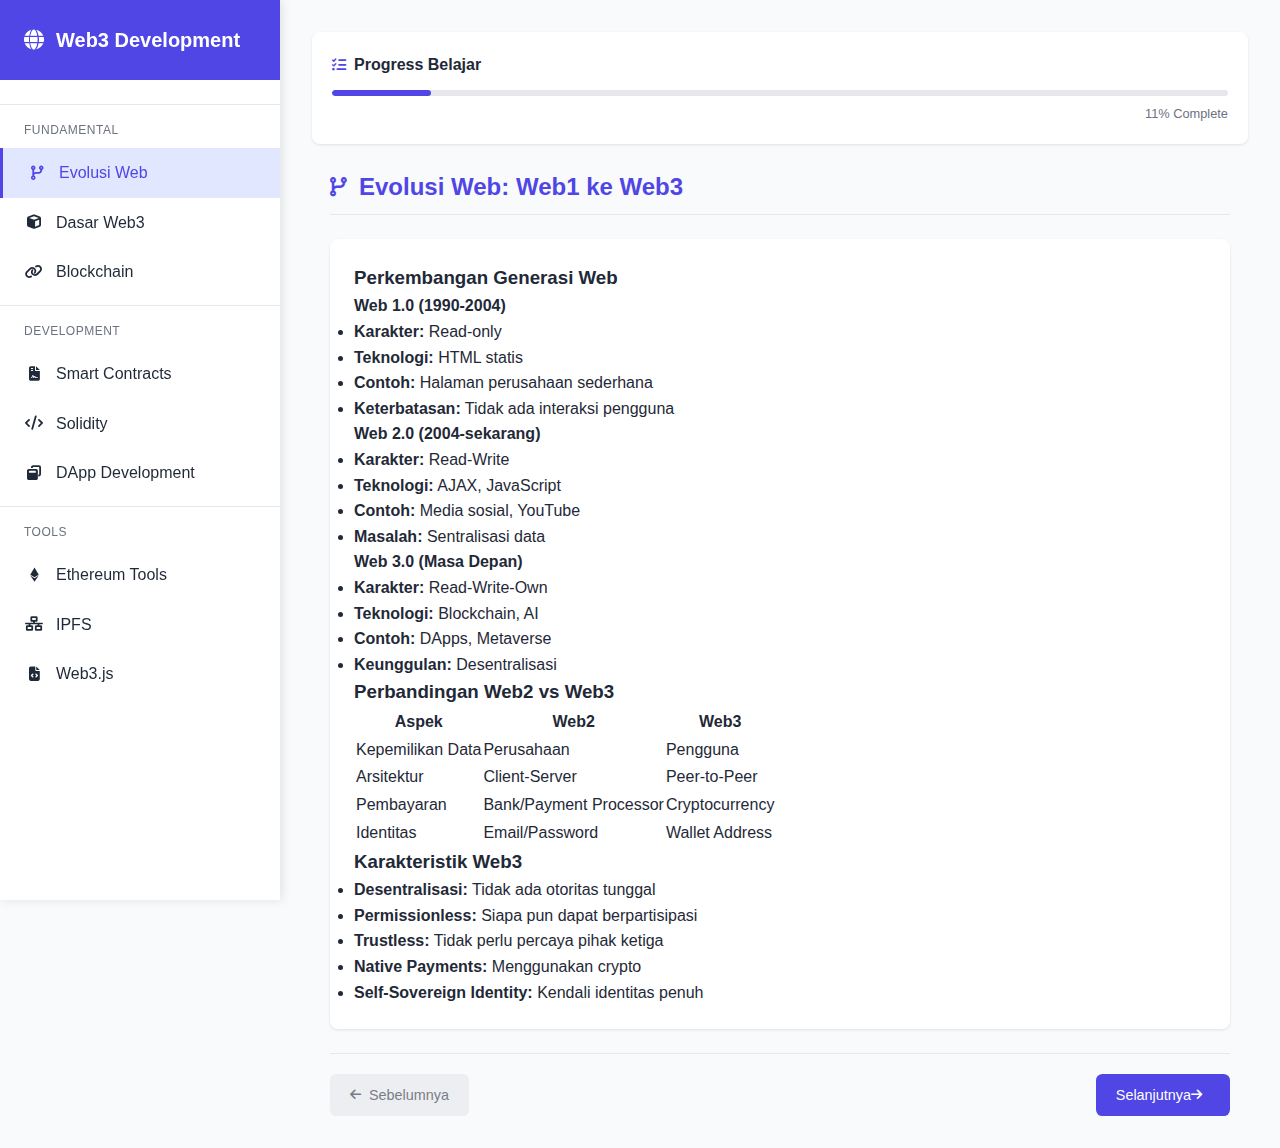
<file: web-3.html>
<!DOCTYPE html>
<html lang="id">
<head>
    <meta charset="UTF-8">
    <meta name="viewport" content="width=device-width, initial-scale=1.0">
    <title>LearnTrack - Web3 Development</title>
    <link rel="stylesheet" href="web-3.css">
    <link rel="stylesheet" href="https://cdnjs.cloudflare.com/ajax/libs/font-awesome/6.4.0/css/all.min.css">
</head>
<body>
    <!-- Mobile Menu Toggle -->
    <button class="menu-toggle" id="menuToggle">
        <i class="fas fa-bars"></i>
    </button>

    <div class="learning-container">
        <!-- Sidebar Navigation -->
        <aside class="learning-sidebar" id="sidebar">
            <div class="sidebar-header">
                <h2><i class="fas fa-globe"></i> Web3 Development</h2>
            </div>
            <ul class="sidebar-menu">
                <li class="menu-category">Fundamental</li>
                <li><a href="#web-evolution" class="active"><i class="fas fa-code-branch"></i> Evolusi Web</a></li>
                <li><a href="#web3-basics"><i class="fas fa-cube"></i> Dasar Web3</a></li>
                <li><a href="#blockchain-basics"><i class="fas fa-link"></i> Blockchain</a></li>
                
                <li class="menu-category">Development</li>
                <li><a href="#smart-contracts"><i class="fas fa-file-contract"></i> Smart Contracts</a></li>
                <li><a href="#solidity"><i class="fas fa-code"></i> Solidity</a></li>
                <li><a href="#dapp-development"><i class="fas fa-window-restore"></i> DApp Development</a></li>
                
                <li class="menu-category">Tools</li>
                <li><a href="#ethereum-tools"><i class="fab fa-ethereum"></i> Ethereum Tools</a></li>
                <li><a href="#ipfs"><i class="fas fa-network-wired"></i> IPFS</a></li>
                <li><a href="#web3js"><i class="fas fa-file-code"></i> Web3.js</a></li>
            </ul>
        </aside>

        <!-- Main Content -->
        <main class="learning-content">
            <!-- Progress Tracker -->
            <div class="progress-tracker">
                <h3 class="progress-title"><i class="fas fa-tasks"></i> Progress Belajar</h3>
                <div class="progress-bar">
                    <div class="progress-fill"></div>
                </div>
                <div class="progress-text">0% Complete</div>
            </div>

            <!-- Web Evolution -->
            <section id="web-evolution" class="learning-section">
                <h2><i class="fas fa-code-branch"></i> Evolusi Web: Web1 ke Web3</h2>
                <div class="lesson-content">
                    <h3>Perkembangan Generasi Web</h3>
                    
                    <div class="web-generations">
                        <div class="generation">
                            <h4>Web 1.0 (1990-2004)</h4>
                            <ul>
                                <li><strong>Karakter:</strong> Read-only</li>
                                <li><strong>Teknologi:</strong> HTML statis</li>
                                <li><strong>Contoh:</strong> Halaman perusahaan sederhana</li>
                                <li><strong>Keterbatasan:</strong> Tidak ada interaksi pengguna</li>
                            </ul>
                        </div>
                        <div class="generation">
                            <h4>Web 2.0 (2004-sekarang)</h4>
                            <ul>
                                <li><strong>Karakter:</strong> Read-Write</li>
                                <li><strong>Teknologi:</strong> AJAX, JavaScript</li>
                                <li><strong>Contoh:</strong> Media sosial, YouTube</li>
                                <li><strong>Masalah:</strong> Sentralisasi data</li>
                            </ul>
                        </div>
                        <div class="generation">
                            <h4>Web 3.0 (Masa Depan)</h4>
                            <ul>
                                <li><strong>Karakter:</strong> Read-Write-Own</li>
                                <li><strong>Teknologi:</strong> Blockchain, AI</li>
                                <li><strong>Contoh:</strong> DApps, Metaverse</li>
                                <li><strong>Keunggulan:</strong> Desentralisasi</li>
                            </ul>
                        </div>
                    </div>
                    
                    <h3>Perbandingan Web2 vs Web3</h3>
                    <table class="comparison-table">
                        <tr>
                            <th>Aspek</th>
                            <th>Web2</th>
                            <th>Web3</th>
                        </tr>
                        <tr>
                            <td>Kepemilikan Data</td>
                            <td>Perusahaan</td>
                            <td>Pengguna</td>
                        </tr>
                        <tr>
                            <td>Arsitektur</td>
                            <td>Client-Server</td>
                            <td>Peer-to-Peer</td>
                        </tr>
                        <tr>
                            <td>Pembayaran</td>
                            <td>Bank/Payment Processor</td>
                            <td>Cryptocurrency</td>
                        </tr>
                        <tr>
                            <td>Identitas</td>
                            <td>Email/Password</td>
                            <td>Wallet Address</td>
                        </tr>
                    </table>
                    
                    <h3>Karakteristik Web3</h3>
                    <ul>
                        <li><strong>Desentralisasi:</strong> Tidak ada otoritas tunggal</li>
                        <li><strong>Permissionless:</strong> Siapa pun dapat berpartisipasi</li>
                        <li><strong>Trustless:</strong> Tidak perlu percaya pihak ketiga</li>
                        <li><strong>Native Payments:</strong> Menggunakan crypto</li>
                        <li><strong>Self-Sovereign Identity:</strong> Kendali identitas penuh</li>
                    </ul>
                </div>

                <div class="lesson-nav">
                    <a href="#" class="nav-btn prev-btn disabled"><i class="fas fa-arrow-left"></i> Sebelumnya</a>
                    <a href="#web3-basics" class="nav-btn next-btn">Selanjutnya <i class="fas fa-arrow-right"></i></a>
                </div>
            </section>

            <!-- Web3 Basics -->
            <section id="web3-basics" class="learning-section">
                <h2><i class="fas fa-cube"></i> Dasar-Dasar Web3</h2>
                <div class="lesson-content">
                    <h3>Komponen Inti Web3</h3>
                    
                    <div class="web3-components">
                        <div class="component">
                            <h4><i class="fab fa-ethereum"></i> Blockchain</h4>
                            <p>Ledger terdistribusi untuk mencatat transaksi</p>
                        </div>
                        <div class="component">
                            <h4><i class="fas fa-file-contract"></i> Smart Contracts</h4>
                            <p>Kode yang dieksekusi secara otomatis</p>
                        </div>
                        <div class="component">
                            <h4><i class="fas fa-wallet"></i> Crypto Wallets</h4>
                            <p>Dompet digital untuk mengelola aset</p>
                        </div>
                        <div class="component">
                            <h4><i class="fas fa-network-wired"></i> Decentralized Storage</h4>
                            <p>Penyimpanan terdistribusi seperti IPFS</p>
                        </div>
                    </div>
                    
                    <h3>Arsitektur Aplikasi Web3</h3>
                    <div class="architecture-diagram">
                        <div class="layer">
                            <h4>Frontend</h4>
                            <p>Antarmuka pengguna (React, Vue, dll)</p>
                        </div>
                        <div class="layer-connector">↓</div>
                        <div class="layer">
                            <h4>Web3.js/Ethers.js</h4>
                            <p>Library untuk berinteraksi dengan blockchain</p>
                        </div>
                        <div class="layer-connector">↓</div>
                        <div class="layer">
                            <h4>Smart Contracts</h4>
                            <p>Logika bisnis di blockchain</p>
                        </div>
                        <div class="layer-connector">↓</div>
                        <div class="layer">
                            <h4>Blockchain</h4>
                            <p>Jaringan Ethereum atau lainnya</p>
                        </div>
                    </div>
                    
                    <h3>Protokol Web3 Populer</h3>
                    <table class="protocols-table">
                        <tr>
                            <th>Protokol</th>
                            <th>Kegunaan</th>
                            <th>Contoh Implementasi</th>
                        </tr>
                        <tr>
                            <td>Ethereum</td>
                            <td>Smart contract platform</td>
                            <td>DApps, DeFi</td>
                        </tr>
                        <tr>
                            <td>IPFS</td>
                            <td>Decentralized storage</td>
                            <td>Penyimpanan file</td>
                        </tr>
                        <tr>
                            <td>Filecoin</td>
                            <td>Decentralized storage economy</td>
                            <td>Penyimpanan berbayar</td>
                        </tr>
                        <tr>
                            <td>The Graph</td>
                            <td>Indexing protocol</td>
                            <td>Query data blockchain</td>
                        </tr>
                    </table>
                </div>

                <div class="lesson-nav">
                    <a href="#web-evolution" class="nav-btn prev-btn"><i class="fas fa-arrow-left"></i> Sebelumnya</a>
                    <a href="#blockchain-basics" class="nav-btn next-btn">Selanjutnya <i class="fas fa-arrow-right"></i></a>
                </div>
            </section>

            <!-- Blockchain Basics -->
            <section id="blockchain-basics" class="learning-section">
                <h2><i class="fas fa-link"></i> Dasar-Dasar Blockchain</h2>
                <div class="lesson-content">
                    <h3>Apa itu Blockchain?</h3>
                    <p>Blockchain adalah database terdistribusi yang mencatat transaksi dalam blok-blok yang dirantai bersama dan diamankan dengan kriptografi.</p>
                    
                    <h3>Cara Kerja Blockchain</h3>
                    <ol>
                        <li>Transaksi baru dibuat</li>
                        <li>Transaksi dikirim ke jaringan node</li>
                        <li>Node memvalidasi transaksi</li>
                        <li>Transaksi yang divalidasi dikelompokkan dalam blok</li>
                        <li>Blok baru ditambahkan ke blockchain</li>
                        <li>Transaksi selesai</li>
                    </ol>
                    
                    <h3>Jenis-Jenis Blockchain</h3>
                    <div class="blockchain-types">
                        <div class="type">
                            <h4>Public Blockchain</h4>
                            <ul>
                                <li>Terbuka untuk semua</li>
                                <li>Desentralisasi penuh</li>
                                <li>Contoh: Bitcoin, Ethereum</li>
                            </ul>
                        </div>
                        <div class="type">
                            <h4>Private Blockchain</h4>
                            <ul>
                                <li>Akses terbatas</li>
                                <li>Dikontrol organisasi</li>
                                <li>Contoh: Hyperledger Fabric</li>
                            </ul>
                        </div>
                        <div class="type">
                            <h4>Consortium Blockchain</h4>
                            <ul>
                                <li>Dikelola kelompok organisasi</li>
                                <li>Semi-desentralisasi</li>
                                <li>Contoh: R3 Corda</li>
                            </ul>
                        </div>
                    </div>
                    
                    <h3>Konsep Penting Blockchain</h3>
                    <table class="concepts-table">
                        <tr>
                            <th>Konsep</th>
                            <th>Penjelasan</th>
                        </tr>
                        <tr>
                            <td>Decentralization</td>
                            <td>Tidak ada otoritas pusat</td>
                        </tr>
                        <tr>
                            <td>Immutability</td>
                            <td>Data tidak bisa diubah</td>
                        </tr>
                        <tr>
                            <td>Consensus</td>
                            <td>Mekanisme persetujuan jaringan</td>
                        </tr>
                        <tr>
                            <td>Smart Contracts</td>
                            <td>Kode yang dieksekusi otomatis</td>
                        </tr>
                    </table>
                </div>

                <div class="lesson-nav">
                    <a href="#web3-basics" class="nav-btn prev-btn"><i class="fas fa-arrow-left"></i> Sebelumnya</a>
                    <a href="#smart-contracts" class="nav-btn next-btn">Selanjutnya <i class="fas fa-arrow-right"></i></a>
                </div>
            </section>

            <!-- Smart Contracts -->
            <section id="smart-contracts" class="learning-section">
                <h2><i class="fas fa-file-contract"></i> Smart Contracts</h2>
                <div class="lesson-content">
                    <h3>Pengertian Smart Contract</h3>
                    <p>Program komputer yang berjalan di blockchain dan secara otomatis mengeksekusi persyaratan kontrak ketika kondisi tertentu terpenuhi.</p>
                    
                    <h3>Karakteristik Smart Contract</h3>
                    <ul>
                        <li><strong>Self-executing:</strong> Berjalan otomatis</li>
                        <li><strong>Deterministic:</strong> Hasil sama dengan input sama</li>
                        <li><strong>Immutable:</strong> Tidak bisa diubah setelah deploy</li>
                        <li><strong>Transparent:</strong> Kode terbuka untuk diverifikasi</li>
                    </ul>
                    
                    <h3>Contoh Penggunaan Smart Contract</h3>
                    <div class="use-cases">
                        <div class="case">
                            <h4>DeFi</h4>
                            <p>Lending, borrowing, trading</p>
                        </div>
                        <div class="case">
                            <h4>NFT</h4>
                            <p>Kepemilikan aset digital</p>
                        </div>
                        <div class="case">
                            <h4>Supply Chain</h4>
                            <p>Pelacakan produk</p>
                        </div>
                        <div class="case">
                            <h4>Voting</h4>
                            <p>Sistem pemilihan terdesentralisasi</p>
                        </div>
                    </div>
                    
                    <h3>Keuntungan Smart Contract</h3>
                    <table class="benefits-table">
                        <tr>
                            <th>Keuntungan</th>
                            <th>Penjelasan</th>
                        </tr>
                        <tr>
                            <td>Kepercayaan</td>
                            <td>Tidak perlu pihak ketiga</td>
                        </tr>
                        <tr>
                            <td>Keamanan</td>
                            <td>Diamankan oleh kriptografi</td>
                        </tr>
                        <tr>
                            <td>Efisiensi</td>
                            <td>Otomatisasi proses</td>
                        </tr>
                        <tr>
                            <td>Transparansi</td>
                            <td>Semua pihak bisa verifikasi</td>
                        </tr>
                    </table>
                    
                    <h3>Contoh Sederhana Smart Contract</h3>
                    <pre class="code-example">
// SPDX-License-Identifier: MIT
pragma solidity ^0.8.0;

contract SimpleStorage {
    uint storedData;
    
    function set(uint x) public {
        storedData = x;
    }
    
    function get() public view returns (uint) {
        return storedData;
    }
}</pre>
                </div>

                <div class="lesson-nav">
                    <a href="#blockchain-basics" class="nav-btn prev-btn"><i class="fas fa-arrow-left"></i> Sebelumnya</a>
                    <a href="#solidity" class="nav-btn next-btn">Selanjutnya <i class="fas fa-arrow-right"></i></a>
                </div>
            </section>

            <!-- Solidity -->
            <section id="solidity" class="learning-section">
                <h2><i class="fas fa-code"></i> Pemrograman Solidity</h2>
                <div class="lesson-content">
                    <h3>Pengenalan Solidity</h3>
                    <p>Bahasa pemrograman berorientasi objek untuk menulis smart contract yang berjalan di Ethereum Virtual Machine (EVM).</p>
                    
                    <h3>Struktur Dasar Kontrak</h3>
                    <pre class="code-example">
// Versi compiler
pragma solidity ^0.8.0;

// Deklarasi kontrak
contract MyContract {
    // Variabel state
    string public greeting = "Hello, World!";
    
    // Fungsi
    function setGreeting(string memory _greeting) public {
        greeting = _greeting;
    }
    
    // Fungsi view
    function getGreeting() public view returns (string memory) {
        return greeting;
    }
}</pre>
                    
                    <h3>Tipe Data Dasar</h3>
                    <table class="data-types">
                        <tr>
                            <th>Tipe Data</th>
                            <th>Contoh</th>
                            <th>Keterangan</th>
                        </tr>
                        <tr>
                            <td>bool</td>
                            <td>true, false</td>
                            <td>Boolean</td>
                        </tr>
                        <tr>
                            <td>uint</td>
                            <td>256, 1000</td>
                            <td>Unsigned integer</td>
                        </tr>
                        <tr>
                            <td>address</td>
                            <td>0x1234...</td>
                            <td>Alamat Ethereum</td>
                        </tr>
                        <tr>
                            <td>string</td>
                            <td>"Hello"</td>
                            <td>Teks</td>
                        </tr>
                    </table>
                    
                    <h3>Fungsi Penting</h3>
                    <ul>
                        <li><strong>constructor():</strong> Dieksekusi saat deploy</li>
                        <li><strong>modifier:</strong> Untuk validasi</li>
                        <li><strong>event:</strong> Untuk logging</li>
                        <li><strong>require():</strong> Validasi input</li>
                    </ul>
                    
                    <h3>Contoh Kontrak ERC-20 Token</h3>
                    <pre class="code-example">
// SPDX-License-Identifier: MIT
pragma solidity ^0.8.0;

import "@openzeppelin/contracts/token/ERC20/ERC20.sol";

contract MyToken is ERC20 {
    constructor(uint256 initialSupply) ERC20("MyToken", "MTK") {
        _mint(msg.sender, initialSupply);
    }
}</pre>
                </div>

                <div class="lesson-nav">
                    <a href="#smart-contracts" class="nav-btn prev-btn"><i class="fas fa-arrow-left"></i> Sebelumnya</a>
                    <a href="#dapp-development" class="nav-btn next-btn">Selanjutnya <i class="fas fa-arrow-right"></i></a>
                </div>
            </section>

            <!-- DApp Development -->
            <section id="dapp-development" class="learning-section">
                <h2><i class="fas fa-window-restore"></i> Membangun DApp Sederhana</h2>
                <div class="lesson-content">
                    <h3>Apa itu DApp?</h3>
                    <p>Aplikasi terdesentralisasi yang berjalan di jaringan blockchain dengan frontend yang berinteraksi dengan smart contract.</p>
                    
                    <h3>Komponen DApp</h3>
                    <div class="dapp-components">
                        <div class="component">
                            <h4>Frontend</h4>
                            <p>React, Vue, atau framework JS lainnya</p>
                        </div>
                        <div class="component">
                            <h4>Web3 Provider</h4>
                            <p>MetaMask, WalletConnect</p>
                        </div>
                        <div class="component">
                            <h4>Smart Contract</h4>
                            <p>Logika bisnis di blockchain</p>
                        </div>
                        <div class="component">
                            <h4>Blockchain</h4>
                            <p>Jaringan seperti Ethereum</p>
                        </div>
                    </div>
                    
                    <h3>Langkah Membuat DApp Sederhana</h3>
                    <ol>
                        <li>Buat smart contract dengan Solidity</li>
                        <li>Deploy ke jaringan testnet (Rinkeby, Goerli)</li>
                        <li>Buat frontend dengan React</li>
                        <li>Integrasi dengan web3.js atau ethers.js</li>
                        <li>Hubungkan dengan wallet seperti MetaMask</li>
                        <li>Interaksi dengan smart contract dari frontend</li>
                    </ol>
                    
                    <h3>Contoh Kode Frontend</h3>
                    <pre class="code-example">
import { ethers } from "ethers";
import MyContractABI from "./MyContractABI.json";

const provider = new ethers.providers.Web3Provider(window.ethereum);
const signer = provider.getSigner();
const contractAddress = "0x123...";
const contract = new ethers.Contract(contractAddress, MyContractABI, signer);

async function getGreeting() {
    const greeting = await contract.getGreeting();
    console.log(greeting);
}

async function setGreeting() {
    const tx = await contract.setGreeting("Hello Web3!");
    await tx.wait();
}</pre>
                    
                    <h3>Tools untuk Pengembangan DApp</h3>
                    <table class="tools-table">
                        <tr>
                            <th>Tool</th>
                            <th>Kegunaan</th>
                        </tr>
                        <tr>
                            <td>Hardhat</td>
                            <td>Development environment</td>
                        </tr>
                        <tr>
                            <td>Truffle</td>
                            <td>Framework pengembangan</td>
                        </tr>
                        <tr>
                            <td>Remix</td>
                            <td>Online IDE untuk Solidity</td>
                        </tr>
                        <tr>
                            <td>Ganache</td>
                            <td>Blockchain lokal untuk testing</td>
                        </tr>
                    </table>
                </div>

                <div class="lesson-nav">
                    <a href="#solidity" class="nav-btn prev-btn"><i class="fas fa-arrow-left"></i> Sebelumnya</a>
                    <a href="#ethereum-tools" class="nav-btn next-btn">Selanjutnya <i class="fas fa-arrow-right"></i></a>
                </div>
            </section>

            <!-- Ethereum Tools -->
            <section id="ethereum-tools" class="learning-section">
                <h2><i class="fab fa-ethereum"></i> Ethereum Development Tools</h2>
                <div class="lesson-content">
                    <h3>Ekosistem Tools Ethereum</h3>
                    
                    <div class="tools-grid">
                        <div class="tool">
                            <h4>Hardhat</h4>
                            <p>Development environment untuk Ethereum</p>
                            <ul>
                                <li>Testing framework</li>
                                <li>Plugin ecosystem</li>
                                <li>Local Ethereum network</li>
                            </ul>
                        </div>
                        <div class="tool">
                            <h4>Truffle Suite</h4>
                            <p>Framework pengembangan lengkap</p>
                            <ul>
                                <li>Smart contract compilation</li>
                                <li>Testing framework</li>
                                <li>Asset pipeline</li>
                            </ul>
                        </div>
                        <div class="tool">
                            <h4>Remix IDE</h4>
                            <p>Browser-based IDE</p>
                            <ul>
                                <li>Compiler Solidity</li>
                                <li>Debugger</li>
                                <li>Deployment tools</li>
                            </ul>
                        </div>
                    </div>
                    
                    <h3>Proses Pengembangan</h3>
                    <ol>
                        <li>Menulis kontrak di Remix atau editor lokal</li>
                        <li>Testing dengan Hardhat/Truffle</li>
                        <li>Deploy ke jaringan testnet</li>
                        <li>Verifikasi kontrak di Etherscan</li>
                        <li>Bangun frontend untuk berinteraksi</li>
                    </ol>
                    
                    <h3>Perbandingan Hardhat vs Truffle</h3>
                    <table class="comparison-table">
                        <tr>
                            <th>Aspek</th>
                            <th>Hardhat</th>
                            <th>Truffle</th>
                        </tr>
                        <tr>
                            <td>Kemudahan</td>
                            <td>Lebih modern</td>
                            <td>Lebih matang</td>
                        </tr>
                        <tr>
                            <td>Plugin</td>
                            <td>Ekosistem luas</td>
                            <td>Lebih terbatas</td>
                        </tr>
                        <tr>
                            <td>Testing</td>
                            <td>Menggunakan Waffle</td>
                            <td>Mocha/Chai</td>
                        </tr>
                        <tr>
                            <td>Komunitas</td>
                            <td>Sedang berkembang</td>
                            <td>Besar dan stabil</td>
                        </tr>
                    </table>
                </div>

                <div class="lesson-nav">
                    <a href="#dapp-development" class="nav-btn prev-btn"><i class="fas fa-arrow-left"></i> Sebelumnya</a>
                    <a href="#ipfs" class="nav-btn next-btn">Selanjutnya <i class="fas fa-arrow-right"></i></a>
                </div>
            </section>

            <!-- IPFS -->
            <section id="ipfs" class="learning-section">
                <h2><i class="fas fa-network-wired"></i> IPFS untuk Desentralisasi</h2>
                <div class="lesson-content">
                    <h3>Pengertian IPFS</h3>
                    <p>InterPlanetary File System adalah protokol dan jaringan peer-to-peer untuk menyimpan dan berbagi data dalam sistem file terdistribusi.</p>
                    
                    <h3>Cara Kerja IPFS</h3>
                    <ul>
                        <li><strong>Content-Addressed:</strong> File diidentifikasi oleh hash konten</li>
                        <li><strong>Distributed:</strong> File disimpan di banyak node</li>
                        <li><strong>Immutable:</strong> Konten tidak bisa diubah</li>
                        <li><strong>Offline-First:</strong> Bekerja tanpa koneksi internet</li>
                    </ul>
                    
                    <h3>Menggunakan IPFS dengan DApp</h3>
                    <ol>
                        <li>Upload file ke IPFS (menggunakan CLI atau pinning service)</li>
                        <li>Dapatkan CID (Content Identifier)</li>
                        <li>Simpan CID di blockchain (smart contract)</li>
                        <li>Akses file dari frontend menggunakan gateway</li>
                    </ol>
                    
                    <h3>Contoh Kode</h3>
                    <pre class="code-example">
// Menyimpan CID di smart contract
function storeHash(string memory _cid) public {
    cid = _cid;
}

// Membaca dari frontend
async function fetchFromIPFS(cid) {
    const response = await fetch(`https://ipfs.io/ipfs/${cid}`);
    const data = await response.json();
    return data;
}</pre>
                    
                    <h3>Layanan IPFS</h3>
                    <table class="services-table">
                        <tr>
                            <th>Layanan</th>
                            <th>Kegunaan</th>
                        </tr>
                        <tr>
                            <td>Pinata</td>
                            <td>Pinning service</td>
                        </tr>
                        <tr>
                            <td>Infura IPFS</td>
                            <td>API access</td>
                        </tr>
                        <tr>
                            <td>Fleek</td>
                            <td>Hosting dan storage</td>
                        </tr>
                        <tr>
                            <td>IPFS Desktop</td>
                            <td>Aplikasi desktop</td>
                        </tr>
                    </table>
                </div>

                <div class="lesson-nav">
                    <a href="#ethereum-tools" class="nav-btn prev-btn"><i class="fas fa-arrow-left"></i> Sebelumnya</a>
                    <a href="#web3js" class="nav-btn next-btn">Selanjutnya <i class="fas fa-arrow-right"></i></a>
                </div>
            </section>

            <!-- Web3.js -->
            <section id="web3js" class="learning-section">
                <h2><i class="fas fa-file-code"></i> Web3.js Library</h2>
                <div class="lesson-content">
                    <h3>Pengenalan Web3.js</h3>
                    <p>Library JavaScript untuk berinteraksi dengan node Ethereum dan smart contract dari aplikasi web.</p>
                    
                    <h3>Fitur Utama</h3>
                    <ul>
                        <li>Berinteraksi dengan blockchain Ethereum</li>
                        <li>Membaca dan menulis data ke smart contract</li>
                        <li>Mengelola transaksi dan akun</li>
                        <li>Subscribe ke event blockchain</li>
                    </ul>
                    
                    <h3>Instalasi dan Setup</h3>
                    <pre class="code-example">
// Menggunakan npm
npm install web3

// Atau CDN
&lt;script src="https://cdn.jsdelivr.net/npm/web3@latest/dist/web3.min.js"&gt;&lt;/script&gt;

// Inisialisasi
const Web3 = require('web3');
const web3 = new Web3(Web3.givenProvider || "http://localhost:8545");</pre>
                    
                    <h3>Contoh Penggunaan</h3>
                    <pre class="code-example">
// Mendapatkan balance akun
async function getBalance(address) {
    const balance = await web3.eth.getBalance(address);
    return web3.utils.fromWei(balance, 'ether');
}

// Interaksi dengan smart contract
const contract = new web3.eth.Contract(abi, contractAddress);

// Memanggil fungsi view
const data = await contract.methods.getData().call();

// Mengirim transaksi
await contract.methods.setData(123).send({ from: userAddress });</pre>
                    
                    <h3>Perbandingan Web3.js vs Ethers.js</h3>
                    <table class="comparison-table">
                        <tr>
                            <th>Aspek</th>
                            <th>Web3.js</th>
                            <th>Ethers.js</th>
                        </tr>
                        <tr>
                            <td>Ukuran</td>
                            <td>Lebih besar</td>
                            <td>Lebih ringan</td>
                        </tr>
                        <tr>
                            <td>API</td>
                            <td>Callback-based</td>
                            <td>Promise-based</td>
                        </tr>
                        <tr>
                            <td>Popularitas</td>
                            <td>Lebih tua</td>
                            <td>Sedang naik</td>
                        </tr>
                        <tr>
                            <td>Dokumentasi</td>
                            <td>Lengkap</td>
                            <td>Sangat baik</td>
                        </tr>
                    </table>
                </div>

                <div class="lesson-nav">
                    <a href="#ipfs" class="nav-btn prev-btn"><i class="fas fa-arrow-left"></i> Sebelumnya</a>
                    <a href="#" class="nav-btn next-btn disabled">Selanjutnya <i class="fas fa-arrow-right"></i></a>
                </div>
            </section>
        </main>
    </div>

    <script src="web-3.js"></script>
</body>
</html>
</file>
<file: style.css>
/* Base Styles */
:root {
    --primary: #4F46E5;
    --primary-hover: #4338CA;
    --secondary: #10B981;
    --dark: #1F2937;
    --light: #F9FAFB;
    --gray-500: #6B7280;
    --gray-300: #D1D5DB;
    --gray-200: #E5E7EB;
    --indigo-100: #E0E7FF;
    --purple-100: #EDE9FE;
    --purple-600: #7C3AED;
    --green-500: #10B981;
}

* {
    margin: 0;
    padding: 0;
    box-sizing: border-box;
}

html {
    scroll-behavior: smooth;
}

body {
    font-family: 'Inter', -apple-system, BlinkMacSystemFont, 'Segoe UI', Roboto, Oxygen, Ubuntu, Cantarell, sans-serif;
    background-color: var(--light);
    color: var(--dark);
    line-height: 1.5;
}

/* Utility Classes */
.text-primary {
    color: var(--primary);
}

.text-green-500 {
    color: var(--green-500);
}

.text-purple-600 {
    color: var(--purple-600);
}

.bg-primary {
    background-color: var(--primary);
}

.bg-indigo-100 {
    background-color: var(--indigo-100);
}

.bg-purple-100 {
    background-color: var(--purple-100);
}

/* Header Styles */
.header {
    position: sticky;
    top: 0;
    z-index: 50;
    background-color: white;
    box-shadow: 0 1px 3px 0 rgba(0, 0, 0, 0.1);
}

.nav-container {
    max-width: 1280px;
    margin: 0 auto;
    padding: 0 1rem;
}

.nav-content {
    display: flex;
    justify-content: space-between;
    align-items: center;
    height: 4rem;
    position: relative;
}

.logo-container {
    display: flex;
    align-items: center;
}

.logo {
    font-size: 1.25rem;
    font-weight: 700;
    color: var(--primary);
}

.nav-links {
    display: flex;
    gap: 1.5rem;
    flex-direction: row;
}

.nav-link {
    padding: 0.5rem 0.75rem;
    font-size: 0.875rem;
    font-weight: 500;
    border-radius: 0.375rem;
    color: var(--dark);
    text-decoration: none;
    transition: color 0.3s ease;
    text-decoration: none;
}

.hamburgerMenu {
    display: none;
    background: none;
    border: none;
    font-size: 1.5rem;
    cursor: pointer;
}

.nav-link:hover {
    color: var(--primary);
}

@media (max-width: 768px) {
    .hamburgerMenu {
        display: block;
        color: #333;
    }

    #nav-menu {
        display: none;
        gap: 1rem;
        position: absolute;
        flex-direction: column;
        top: 100%;
        right: 0;
        background-color: white;
        padding: 1rem;
        z-index: 999;
    }

    #nav-menu.active {
        display: flex;
    }

    .nav-content {
        position: relative;
    }

}

/* Hero Section */
.hero {
    background-color: white;
}

.hero-container {
    max-width: 1280px;
    margin: 0 auto;
    padding: 4rem 1rem;
}

.hero-content {
    text-align: center;
}

.hero-title {
    font-size: 2.25rem;
    font-weight: 800;
    line-height: 1.2;
    color: var(--dark);
}

.hero-title-line {
    display: block;
}

.hero-title-highlight {
    display: block;
    color: var(--primary);
}

.hero-subtitle {
    margin-top: 0.75rem;
    max-width: 28rem;
    margin-left: auto;
    margin-right: auto;
    font-size: 1.125rem;
    color: var(--gray-500);
}

.hero-cta {
    margin-top: 1.25rem;
}

.cta-button {
    display: inline-flex;
    align-items: center;
    justify-content: center;
    padding: 0.75rem 2.5rem;
    border-radius: 0.375rem;
    font-size: 1rem;
    font-weight: 500;
    color: white;
    background-color: var(--primary);
    text-decoration: none;
    transition: opacity 0.3s ease;
}

.cta-button:hover {
    opacity: 0.9;
}

/* Roadmap Section */
.roadmap-section {
    padding: 3rem 0;
    background-color: #F9FAFB;
}

.roadmap-container {
    max-width: 1280px;
    margin: 0 auto;
    padding: 0 1rem;
}

.section-header {
    text-align: center;
    margin-bottom: 3rem;
}

.section-title {
    font-size: 1.875rem;
    font-weight: 800;
    color: var(--dark);
}

.section-subtitle {
    margin-top: 0.75rem;
    max-width: 42rem;
    margin-left: auto;
    margin-right: auto;
    font-size: 1.25rem;
    color: var(--gray-500);
}

.roadmap-grid {

    display: grid;
    gap: 2rem;


}

.roadmap-card {
    background-color: white;
    border-radius: 0.5rem;
    box-shadow: 0 4px 6px -1px rgba(0, 0, 0, 0.1);
    overflow: hidden;
    transition: all 0.3s ease;
}

.roadmap-card:hover {
    transform: translateY(-0.25rem);
    box-shadow: 0 10px 25px -5px rgba(0, 0, 0, 0.1);
}

.card-content {
    padding: 1.5rem;
}

.card-header {
    display: flex;
    align-items: center;
}

.card-icon {
    padding: 0.75rem;
    border-radius: 9999px;
}

.card-icon i {
    font-size: 1.5rem;
}

.card-title {
    margin-left: 1rem;
    font-size: 1.125rem;
    font-weight: 500;
    color: var(--dark);
}

.card-body {
    margin-top: 1rem;
}

.roadmap-list {
    list-style: none;
}

.roadmap-item {
    display: flex;
    align-items: flex-start;
    margin-bottom: 0.75rem;
}

.roadmap-item i {
    margin-right: 0.75rem;
    font-size: 0.875rem;
}

.roadmap-item span {
    font-size: 0.875rem;
    color: var(--dark);
}

.card-footer {
    margin-top: 1.5rem;
}

.card-button {
    display: inline-flex;
    align-items: center;
    justify-content: center;
    padding: 0.5rem 1rem;
    border-radius: 0.375rem;
    font-size: 0.875rem;
    font-weight: 500;
    color: white;
    background-color: var(--primary);
    text-decoration: none;
    transition: opacity 0.3s ease;
}

.card-button:hover {
    opacity: 0.9;
}

/* CTA Section */
.cta-section {
    background-color: var(--primary);
    text-align: center;
    padding: 4rem 1rem;
}

.cta-container {
    max-width: 1280px;
    margin: 0 auto;
}

.cta-title {
    font-size: 1.875rem;
    font-weight: 800;
    line-height: 1.2;
    color: white;
}

.cta-title-line {
    display: block;
}

.cta-subtitle {
    display: block;
    color: #C7D2FE;
    margin-top: 1rem;
    font-size: 1.25rem;
}

/* Footer */
.footer {
    background-color: white;
}

.footer-container {
    max-width: 1280px;
    margin: 0 auto;
    padding: 3rem 1rem 0;
}

.footer-grid {
    display: grid;
    grid-template-columns: 1fr;
    gap: 2rem;
    margin-bottom: 3rem;
}

.footer-col {
    margin-bottom: 1rem;
}

.footer-title {
    font-size: 1.125rem;
    font-weight: 600;
    color: var(--dark);
    margin-bottom: 1rem;
}

.footer-text {
    font-size: 0.875rem;
    color: var(--gray-500);
}

.footer-list {
    list-style: none;
}

.footer-link {
    font-size: 0.875rem;
    color: var(--gray-500);
    text-decoration: none;
    transition: color 0.3s ease;
}

.footer-link:hover {
    color: var(--primary);
}

.social-icons {
    display: flex;
    gap: 1rem;
}

.social-icon {
    color: var(--gray-500);
    font-size: 1.25rem;
    transition: color 0.3s ease;
}

.social-icon:hover {
    color: var(--primary);
}

.footer-bottom {
    border-top: 1px solid var(--gray-200);
    padding: 1.5rem 0;
}

.copyright {
    text-align: center;
    font-size: 0.875rem;
    color: var(--gray-500);
}

/* Back to top button */
.back-to-top {
    position: fixed;
    bottom: 1.5rem;
    right: 1.5rem;
    z-index: 50;
    display: none;
}

.back-to-top-btn {
    padding: 0.75rem;
    background-color: var(--primary);
    color: white;
    border-radius: 9999px;
    box-shadow: 0 4px 6px -1px rgba(0, 0, 0, 0.1);
    border: none;
    cursor: pointer;
    transition: opacity 0.3s ease;
}

.back-to-top-btn:hover {
    opacity: 0.9;
}

/* Responsive Styles */
@media (min-width: 768px) {
    .nav-links {
        display: flex;
        gap: 1rem;
    }

    .hero-title {
        font-size: 3rem;
    }

    .hero-subtitle {
        font-size: 1.25rem;
    }

    .roadmap-grid {
        grid-template-columns: repeat(2, 1fr);
    }

    .footer-grid {
        grid-template-columns: repeat(3, 1fr);
    }
}

@media (min-width: 1024px) {
    .hero-title {
        font-size: 3.75rem;
    }
    
    .cta-title {
        font-size: 2.25rem;
    }
    
    .cta-subtitle {
        font-size: 1.5rem;
    }
}
</file>
<file: app.css>
:root {
    --primary: #4F46E5;
    --primary-hover: #4338CA;
    --secondary: #10B981;
    --dark: #1F2937;
    --light: #F9FAFB;
    --gray-500: #6B7280;
    --gray-300: #D1D5DB;
    --gray-200: #E5E7EB;
    --indigo-100: #E0E7FF;
    --purple-100: #EDE9FE;
    --purple-600: #7C3AED;
    --green-500: #10B981;
}

* {
    margin: 0;
    padding: 0;
    box-sizing: border-box;
}

body {
    font-family: 'Inter', -apple-system, BlinkMacSystemFont, 'Segoe UI', Roboto, Oxygen, Ubuntu, Cantarell, sans-serif;
    background-color: var(--light);
    color: var(--dark);
    line-height: 1.6;
}

/* Layout Structure */
.learning-container {
    display: flex;
    min-height: 100vh;
}

/* Sidebar Styles */
.learning-sidebar {
    width: 280px;
    background-color: white;
    box-shadow: 2px 0 10px rgba(0, 0, 0, 0.1);
    position: fixed;
    height: 100vh;
    overflow-y: auto;
    z-index: 100;
    transition: transform 0.3s ease;
}

.sidebar-header {
    padding: 1.5rem;
    background-color: var(--primary);
    color: white;
}

.sidebar-header h2 {
    font-size: 1.25rem;
    display: flex;
    align-items: center;
}

.sidebar-header h2 i {
    margin-right: 0.75rem;
}

.sidebar-menu {
    list-style: none;
    padding: 1rem 0;
}

.menu-category {
    font-size: 0.75rem;
    text-transform: uppercase;
    letter-spacing: 0.5px;
    color: var(--gray-500);
    padding: 1rem 1.5rem 0.5rem;
    margin-top: 0.5rem;
    border-top: 1px solid var(--gray-200);
}

.sidebar-menu li a {
    display: flex;
    align-items: center;
    padding: 0.75rem 1.5rem;
    color: var(--dark);
    text-decoration: none;
    transition: all 0.2s ease;
}

.sidebar-menu li a:hover {
    background-color: var(--indigo-100);
    color: var(--primary);
}

.sidebar-menu li a.active {
    background-color: var(--indigo-100);
    color: var(--primary);
    border-left: 3px solid var(--primary);
}

.sidebar-menu li a i {
    width: 20px;
    text-align: center;
    margin-right: 0.75rem;
    font-size: 0.9rem;
}

/* Main Content Area */
.learning-content {
    flex: 1;
    margin-left: 280px;
    padding: 2rem;
}

.learning-section {
    display: none;
    max-width: 900px;
    margin: 0 auto;
}

.learning-section.active {
    display: block;
    animation: fadeIn 0.3s ease;
}

@keyframes fadeIn {
    from { opacity: 0; transform: translateY(10px); }
    to { opacity: 1; transform: translateY(0); }
}

.learning-section h2 {
    color: var(--primary);
    margin-bottom: 1.5rem;
    font-size: 1.5rem;
    display: flex;
    align-items: center;
    padding-bottom: 0.5rem;
    border-bottom: 1px solid var(--gray-200);
}

.learning-section h2 i {
    margin-right: 0.75rem;
    font-size: 1.2rem;
}

.lesson-content {
    background-color: white;
    border-radius: 0.5rem;
    padding: 1.5rem;
    box-shadow: 0 1px 3px rgba(0, 0, 0, 0.1);
    margin-bottom: 1.5rem;
}

/* Code Editor Styling */
.code-editor {
    border: 1px solid var(--gray-300);
    border-radius: 0.5rem;
    margin: 1.25rem 0;
    overflow: hidden;
}

.editor-header {
    display: flex;
    justify-content: space-between;
    align-items: center;
    padding: 0.5rem 1rem;
    background-color: var(--gray-200);
    border-bottom: 1px solid var(--gray-300);
}

.file-name {
    font-family: 'Courier New', Courier, monospace;
    font-size: 0.8rem;
    color: var(--gray-500);
}

.run-btn {
    background-color: var(--primary);
    color: white;
    border: none;
    padding: 0.35rem 0.8rem;
    border-radius: 0.25rem;
    font-size: 0.8rem;
    cursor: pointer;
    display: flex;
    align-items: center;
    transition: background-color 0.2s ease;
}

.run-btn:hover {
    background-color: var(--primary-hover);
}

.run-btn i {
    margin-left: 0.4rem;
    font-size: 0.7rem;
}

.editor-content {
    font-family: 'Courier New', Courier, monospace;
    padding: 1rem;
    background-color: #f8fafc;
    min-height: 120px;
    white-space: pre;
    overflow-x: auto;
    outline: none;
    line-height: 1.5;
    font-size: 0.9rem;
    color: #334155;
}

.output-frame {
    margin: 1.25rem 0;
    border: 1px solid var(--gray-300);
    border-radius: 0.5rem;
    overflow: hidden;
}

.code-output {
    width: 100%;
    height: 250px;
    border: none;
    background-color: white;
}

/* Progress Tracker */
.progress-tracker {
    background-color: white;
    border-radius: 0.5rem;
    padding: 1.25rem;
    box-shadow: 0 1px 3px rgba(0, 0, 0, 0.1);
    margin-bottom: 1.5rem;
}

.progress-title {
    font-size: 1rem;
    margin-bottom: 0.75rem;
    color: var(--dark);
    display: flex;
    align-items: center;
}

.progress-title i {
    margin-right: 0.5rem;
    color: var(--primary);
    font-size: 0.9rem;
}

.progress-bar {
    height: 6px;
    background-color: var(--gray-200);
    border-radius: 3px;
    margin-bottom: 0.5rem;
    overflow: hidden;
}

.progress-fill {
    height: 100%;
    background-color: var(--primary);
    width: 0;
    border-radius: 3px;
    transition: width 0.3s ease;
}

.progress-text {
    font-size: 0.8rem;
    color: var(--gray-500);
    text-align: right;
}

/* Lesson Navigation */
.lesson-nav {
    display: flex;
    justify-content: space-between;
    margin-top: 1.5rem;
    padding-top: 1.25rem;
    border-top: 1px solid var(--gray-200);
}

.nav-btn {
    padding: 0.6rem 1.25rem;
    border-radius: 0.4rem;
    text-decoration: none;
    font-size: 0.9rem;
    font-weight: 500;
    display: flex;
    align-items: center;
    transition: all 0.2s ease;
}

.nav-btn i {
    margin-right: 0.5rem;
    font-size: 0.8rem;
}

.prev-btn {
    background-color: var(--gray-200);
    color: var(--dark);
}

.prev-btn:hover {
    background-color: var(--gray-300);
}

.next-btn {
    background-color: var(--primary);
    color: white;
}

.next-btn:hover {
    background-color: var(--primary-hover);
}

.disabled {
    opacity: 0.6;
    cursor: not-allowed;
    pointer-events: none;
}

/* Mobile Menu Toggle */
.menu-toggle {
    display: none;
    position: fixed;
    top: 1rem;
    left: 1rem;
    z-index: 1000;
    background-color: var(--primary);
    color: white;
    border: none;
    width: 40px;
    height: 40px;
    border-radius: 50%;
    justify-content: center;
    align-items: center;
    cursor: pointer;
    box-shadow: 0 2px 5px rgba(0, 0, 0, 0.2);
}

/* Responsive Adjustments */
@media (max-width: 992px) {
    .learning-sidebar {
        transform: translateX(-100%);
        width: 280px;
    }
    
    .learning-sidebar.active {
        transform: translateX(0);
    }
    
    .learning-content {
        margin-left: 0;
        padding: 1.25rem;
    }
    
    .menu-toggle {
        display: flex;
    }
    
    .lesson-content {
        padding: 1.25rem;
    }
}

@media (max-width: 768px) {
    .learning-content {
        padding: 1rem;
    }
    
    .lesson-content {
        padding: 1rem;
    }
    
    .code-editor {
        margin: 1rem 0;
    }
    
    .editor-content {
        min-height: 100px;
        font-size: 0.85rem;
        padding: 0.75rem;
    }
    
    .output-frame {
        margin: 1rem 0;
    }
    
    .code-output {
        height: 200px;
    }
    
    .nav-btn {
        padding: 0.5rem 1rem;
        font-size: 0.85rem;
    }
}
</file>
<file: canva.css>
:root {
    --primary: #4F46E5;
    --primary-hover: #4338CA;
    --secondary: #10B981;
    --dark: #1F2937;
    --light: #F9FAFB;
    --gray-500: #6B7280;
    --gray-300: #D1D5DB;
    --gray-200: #E5E7EB;
    --indigo-100: #E0E7FF;
    --purple-100: #EDE9FE;
    --purple-600: #7C3AED;
    --green-500: #10B981;
}

* {
    margin: 0;
    padding: 0;
    box-sizing: border-box;
}

body {
    font-family: 'Inter', -apple-system, BlinkMacSystemFont, 'Segoe UI', Roboto, Oxygen, Ubuntu, Cantarell, sans-serif;
    background-color: var(--light);
    color: var(--dark);
    line-height: 1.6;
}

/* Layout Structure */
.learning-container {
    display: flex;
    min-height: 100vh;
}

/* Sidebar Styles */
.learning-sidebar {
    width: 280px;
    background-color: white;
    box-shadow: 2px 0 10px rgba(0, 0, 0, 0.1);
    position: fixed;
    height: 100vh;
    overflow-y: auto;
    z-index: 100;
    transition: transform 0.3s ease;
}

.sidebar-header {
    padding: 1.5rem;
    background-color: var(--primary);
    color: white;
}

.sidebar-header h2 {
    font-size: 1.25rem;
    display: flex;
    align-items: center;
}

.sidebar-header h2 i {
    margin-right: 0.75rem;
}

.sidebar-menu {
    list-style: none;
    padding: 1rem 0;
}

.menu-category {
    font-size: 0.75rem;
    text-transform: uppercase;
    letter-spacing: 0.5px;
    color: var(--gray-500);
    padding: 1rem 1.5rem 0.5rem;
    margin-top: 0.5rem;
    border-top: 1px solid var(--gray-200);
}

.sidebar-menu li a {
    display: flex;
    align-items: center;
    padding: 0.75rem 1.5rem;
    color: var(--dark);
    text-decoration: none;
    transition: all 0.2s ease;
}

.sidebar-menu li a:hover {
    background-color: var(--indigo-100);
    color: var(--primary);
}

.sidebar-menu li a.active {
    background-color: var(--indigo-100);
    color: var(--primary);
    border-left: 3px solid var(--primary);
}

.sidebar-menu li a i {
    width: 20px;
    text-align: center;
    margin-right: 0.75rem;
    font-size: 0.9rem;
}

/* Main Content Area */
.learning-content {
    flex: 1;
    margin-left: 280px;
    padding: 2rem;
}

.learning-section {
    display: none;
    max-width: 900px;
    margin: 0 auto;
}

.learning-section.active {
    display: block;
    animation: fadeIn 0.3s ease;
}

@keyframes fadeIn {
    from { opacity: 0; transform: translateY(10px); }
    to { opacity: 1; transform: translateY(0); }
}

.learning-section h2 {
    color: var(--primary);
    margin-bottom: 1.5rem;
    font-size: 1.5rem;
    display: flex;
    align-items: center;
    padding-bottom: 0.5rem;
    border-bottom: 1px solid var(--gray-200);
}

.learning-section h2 i {
    margin-right: 0.75rem;
    font-size: 1.2rem;
}

.lesson-content {
    background-color: white;
    border-radius: 0.5rem;
    padding: 1.5rem;
    box-shadow: 0 1px 3px rgba(0, 0, 0, 0.1);
    margin-bottom: 1.5rem;
}

/* Code Editor Styling */
.code-editor {
    border: 1px solid var(--gray-300);
    border-radius: 0.5rem;
    margin: 1.25rem 0;
    overflow: hidden;
}

.editor-header {
    display: flex;
    justify-content: space-between;
    align-items: center;
    padding: 0.5rem 1rem;
    background-color: var(--gray-200);
    border-bottom: 1px solid var(--gray-300);
}

.file-name {
    font-family: 'Courier New', Courier, monospace;
    font-size: 0.8rem;
    color: var(--gray-500);
}

.run-btn {
    background-color: var(--primary);
    color: white;
    border: none;
    padding: 0.35rem 0.8rem;
    border-radius: 0.25rem;
    font-size: 0.8rem;
    cursor: pointer;
    display: flex;
    align-items: center;
    transition: background-color 0.2s ease;
}

.run-btn:hover {
    background-color: var(--primary-hover);
}

.run-btn i {
    margin-left: 0.4rem;
    font-size: 0.7rem;
}

.editor-content {
    font-family: 'Courier New', Courier, monospace;
    padding: 1rem;
    background-color: #f8fafc;
    min-height: 120px;
    white-space: pre;
    overflow-x: auto;
    outline: none;
    line-height: 1.5;
    font-size: 0.9rem;
    color: #334155;
}

.output-frame {
    margin: 1.25rem 0;
    border: 1px solid var(--gray-300);
    border-radius: 0.5rem;
    overflow: hidden;
}

.code-output {
    width: 100%;
    height: 250px;
    border: none;
    background-color: white;
}

/* Progress Tracker */
.progress-tracker {
    background-color: white;
    border-radius: 0.5rem;
    padding: 1.25rem;
    box-shadow: 0 1px 3px rgba(0, 0, 0, 0.1);
    margin-bottom: 1.5rem;
}

.progress-title {
    font-size: 1rem;
    margin-bottom: 0.75rem;
    color: var(--dark);
    display: flex;
    align-items: center;
}

.progress-title i {
    margin-right: 0.5rem;
    color: var(--primary);
    font-size: 0.9rem;
}

.progress-bar {
    height: 6px;
    background-color: var(--gray-200);
    border-radius: 3px;
    margin-bottom: 0.5rem;
    overflow: hidden;
}

.progress-fill {
    height: 100%;
    background-color: var(--primary);
    width: 0;
    border-radius: 3px;
    transition: width 0.3s ease;
}

.progress-text {
    font-size: 0.8rem;
    color: var(--gray-500);
    text-align: right;
}

/* Lesson Navigation */
.lesson-nav {
    display: flex;
    justify-content: space-between;
    margin-top: 1.5rem;
    padding-top: 1.25rem;
    border-top: 1px solid var(--gray-200);
}

.nav-btn {
    padding: 0.6rem 1.25rem;
    border-radius: 0.4rem;
    text-decoration: none;
    font-size: 0.9rem;
    font-weight: 500;
    display: flex;
    align-items: center;
    transition: all 0.2s ease;
}

.nav-btn i {
    margin-right: 0.5rem;
    font-size: 0.8rem;
}

.prev-btn {
    background-color: var(--gray-200);
    color: var(--dark);
}

.prev-btn:hover {
    background-color: var(--gray-300);
}

.next-btn {
    background-color: var(--primary);
    color: white;
}

.next-btn:hover {
    background-color: var(--primary-hover);
}

.disabled {
    opacity: 0.6;
    cursor: not-allowed;
    pointer-events: none;
}

/* Mobile Menu Toggle */
.menu-toggle {
    display: none;
    position: fixed;
    top: 1rem;
    left: 1rem;
    z-index: 1000;
    background-color: var(--primary);
    color: white;
    border: none;
    width: 40px;
    height: 40px;
    border-radius: 50%;
    justify-content: center;
    align-items: center;
    cursor: pointer;
    box-shadow: 0 2px 5px rgba(0, 0, 0, 0.2);
}

/* Responsive Adjustments */
@media (max-width: 992px) {
    .learning-sidebar {
        transform: translateX(-100%);
        width: 280px;
    }
    
    .learning-sidebar.active {
        transform: translateX(0);
    }
    
    .learning-content {
        margin-left: 0;
        padding: 1.25rem;
    }
    
    .menu-toggle {
        display: flex;
    }
    
    .lesson-content {
        padding: 1.25rem;
    }
}

@media (max-width: 768px) {
    .learning-content {
        padding: 1rem;
    }
    
    .lesson-content {
        padding: 1rem;
    }
    
    .code-editor {
        margin: 1rem 0;
    }
    
    .editor-content {
        min-height: 100px;
        font-size: 0.85rem;
        padding: 0.75rem;
    }
    
    .output-frame {
        margin: 1rem 0;
    }
    
    .code-output {
        height: 200px;
    }
    
    .nav-btn {
        padding: 0.5rem 1rem;
        font-size: 0.85rem;
    }
}
</file>
<file: desain.css>
:root {
    --primary: #4F46E5;
    --primary-hover: #4338CA;
    --secondary: #10B981;
    --dark: #1F2937;
    --light: #F9FAFB;
    --gray-500: #6B7280;
    --gray-300: #D1D5DB;
    --gray-200: #E5E7EB;
    --indigo-100: #E0E7FF;
    --purple-100: #EDE9FE;
    --purple-600: #7C3AED;
    --green-500: #10B981;
}

* {
    margin: 0;
    padding: 0;
    box-sizing: border-box;
}

body {
    font-family: 'Inter', -apple-system, BlinkMacSystemFont, 'Segoe UI', Roboto, Oxygen, Ubuntu, Cantarell, sans-serif;
    background-color: var(--light);
    color: var(--dark);
    line-height: 1.6;
}

/* Layout Structure */
.learning-container {
    display: flex;
    min-height: 100vh;
}

/* Sidebar Styles */
.learning-sidebar {
    width: 280px;
    background-color: white;
    box-shadow: 2px 0 10px rgba(0, 0, 0, 0.1);
    position: fixed;
    height: 100vh;
    overflow-y: auto;
    z-index: 100;
    transition: transform 0.3s ease;
}

.sidebar-header {
    padding: 1.5rem;
    background-color: var(--primary);
    color: white;
}

.sidebar-header h2 {
    font-size: 1.25rem;
    display: flex;
    align-items: center;
}

.sidebar-header h2 i {
    margin-right: 0.75rem;
}

.sidebar-menu {
    list-style: none;
    padding: 1rem 0;
}

.menu-category {
    font-size: 0.75rem;
    text-transform: uppercase;
    letter-spacing: 0.5px;
    color: var(--gray-500);
    padding: 1rem 1.5rem 0.5rem;
    margin-top: 0.5rem;
    border-top: 1px solid var(--gray-200);
}

.sidebar-menu li a {
    display: flex;
    align-items: center;
    padding: 0.75rem 1.5rem;
    color: var(--dark);
    text-decoration: none;
    transition: all 0.2s ease;
}

.sidebar-menu li a:hover {
    background-color: var(--indigo-100);
    color: var(--primary);
}

.sidebar-menu li a.active {
    background-color: var(--indigo-100);
    color: var(--primary);
    border-left: 3px solid var(--primary);
}

.sidebar-menu li a i {
    width: 20px;
    text-align: center;
    margin-right: 0.75rem;
    font-size: 0.9rem;
}

/* Main Content Area */
.learning-content {
    flex: 1;
    margin-left: 280px;
    padding: 2rem;
}

.learning-section {
    display: none;
    max-width: 900px;
    margin: 0 auto;
}

.learning-section.active {
    display: block;
    animation: fadeIn 0.3s ease;
}

@keyframes fadeIn {
    from { opacity: 0; transform: translateY(10px); }
    to { opacity: 1; transform: translateY(0); }
}

.learning-section h2 {
    color: var(--primary);
    margin-bottom: 1.5rem;
    font-size: 1.5rem;
    display: flex;
    align-items: center;
    padding-bottom: 0.5rem;
    border-bottom: 1px solid var(--gray-200);
}

.learning-section h2 i {
    margin-right: 0.75rem;
    font-size: 1.2rem;
}

.lesson-content {
    background-color: white;
    border-radius: 0.5rem;
    padding: 1.5rem;
    box-shadow: 0 1px 3px rgba(0, 0, 0, 0.1);
    margin-bottom: 1.5rem;
}

/* Code Editor Styling */
.code-editor {
    border: 1px solid var(--gray-300);
    border-radius: 0.5rem;
    margin: 1.25rem 0;
    overflow: hidden;
}

.editor-header {
    display: flex;
    justify-content: space-between;
    align-items: center;
    padding: 0.5rem 1rem;
    background-color: var(--gray-200);
    border-bottom: 1px solid var(--gray-300);
}

.file-name {
    font-family: 'Courier New', Courier, monospace;
    font-size: 0.8rem;
    color: var(--gray-500);
}

.run-btn {
    background-color: var(--primary);
    color: white;
    border: none;
    padding: 0.35rem 0.8rem;
    border-radius: 0.25rem;
    font-size: 0.8rem;
    cursor: pointer;
    display: flex;
    align-items: center;
    transition: background-color 0.2s ease;
}

.run-btn:hover {
    background-color: var(--primary-hover);
}

.run-btn i {
    margin-left: 0.4rem;
    font-size: 0.7rem;
}

.editor-content {
    font-family: 'Courier New', Courier, monospace;
    padding: 1rem;
    background-color: #f8fafc;
    min-height: 120px;
    white-space: pre;
    overflow-x: auto;
    outline: none;
    line-height: 1.5;
    font-size: 0.9rem;
    color: #334155;
}

.output-frame {
    margin: 1.25rem 0;
    border: 1px solid var(--gray-300);
    border-radius: 0.5rem;
    overflow: hidden;
}

.code-output {
    width: 100%;
    height: 250px;
    border: none;
    background-color: white;
}

/* Progress Tracker */
.progress-tracker {
    background-color: white;
    border-radius: 0.5rem;
    padding: 1.25rem;
    box-shadow: 0 1px 3px rgba(0, 0, 0, 0.1);
    margin-bottom: 1.5rem;
}

.progress-title {
    font-size: 1rem;
    margin-bottom: 0.75rem;
    color: var(--dark);
    display: flex;
    align-items: center;
}

.progress-title i {
    margin-right: 0.5rem;
    color: var(--primary);
    font-size: 0.9rem;
}

.progress-bar {
    height: 6px;
    background-color: var(--gray-200);
    border-radius: 3px;
    margin-bottom: 0.5rem;
    overflow: hidden;
}

.progress-fill {
    height: 100%;
    background-color: var(--primary);
    width: 0;
    border-radius: 3px;
    transition: width 0.3s ease;
}

.progress-text {
    font-size: 0.8rem;
    color: var(--gray-500);
    text-align: right;
}

/* Lesson Navigation */
.lesson-nav {
    display: flex;
    justify-content: space-between;
    margin-top: 1.5rem;
    padding-top: 1.25rem;
    border-top: 1px solid var(--gray-200);
}

.nav-btn {
    padding: 0.6rem 1.25rem;
    border-radius: 0.4rem;
    text-decoration: none;
    font-size: 0.9rem;
    font-weight: 500;
    display: flex;
    align-items: center;
    transition: all 0.2s ease;
}

.nav-btn i {
    margin-right: 0.5rem;
    font-size: 0.8rem;
}

.prev-btn {
    background-color: var(--gray-200);
    color: var(--dark);
}

.prev-btn:hover {
    background-color: var(--gray-300);
}

.next-btn {
    background-color: var(--primary);
    color: white;
}

.next-btn:hover {
    background-color: var(--primary-hover);
}

.disabled {
    opacity: 0.6;
    cursor: not-allowed;
    pointer-events: none;
}

/* Mobile Menu Toggle */
.menu-toggle {
    display: none;
    position: fixed;
    top: 1rem;
    left: 1rem;
    z-index: 1000;
    background-color: var(--primary);
    color: white;
    border: none;
    width: 40px;
    height: 40px;
    border-radius: 50%;
    justify-content: center;
    align-items: center;
    cursor: pointer;
    box-shadow: 0 2px 5px rgba(0, 0, 0, 0.2);
}

/* Responsive Adjustments */
@media (max-width: 992px) {
    .learning-sidebar {
        transform: translateX(-100%);
        width: 280px;
    }
    
    .learning-sidebar.active {
        transform: translateX(0);
    }
    
    .learning-content {
        margin-left: 0;
        padding: 1.25rem;
    }
    
    .menu-toggle {
        display: flex;
    }
    
    .lesson-content {
        padding: 1.25rem;
    }
}

@media (max-width: 768px) {
    .learning-content {
        padding: 1rem;
    }
    
    .lesson-content {
        padding: 1rem;
    }
    
    .code-editor {
        margin: 1rem 0;
    }
    
    .editor-content {
        min-height: 100px;
        font-size: 0.85rem;
        padding: 0.75rem;
    }
    
    .output-frame {
        margin: 1rem 0;
    }
    
    .code-output {
        height: 200px;
    }
    
    .nav-btn {
        padding: 0.5rem 1rem;
        font-size: 0.85rem;
    }
}
</file>
<file: web-3.css>
:root {
    --primary: #4F46E5;
    --primary-hover: #4338CA;
    --secondary: #10B981;
    --dark: #1F2937;
    --light: #F9FAFB;
    --gray-500: #6B7280;
    --gray-300: #D1D5DB;
    --gray-200: #E5E7EB;
    --indigo-100: #E0E7FF;
    --purple-100: #EDE9FE;
    --purple-600: #7C3AED;
    --green-500: #10B981;
}

* {
    margin: 0;
    padding: 0;
    box-sizing: border-box;
}

body {
    font-family: 'Inter', -apple-system, BlinkMacSystemFont, 'Segoe UI', Roboto, Oxygen, Ubuntu, Cantarell, sans-serif;
    background-color: var(--light);
    color: var(--dark);
    line-height: 1.6;
}

/* Layout Structure */
.learning-container {
    display: flex;
    min-height: 100vh;
}

/* Sidebar Styles */
.learning-sidebar {
    width: 280px;
    background-color: white;
    box-shadow: 2px 0 10px rgba(0, 0, 0, 0.1);
    position: fixed;
    height: 100vh;
    overflow-y: auto;
    z-index: 100;
    transition: transform 0.3s ease;
}

.sidebar-header {
    padding: 1.5rem;
    background-color: var(--primary);
    color: white;
}

.sidebar-header h2 {
    font-size: 1.25rem;
    display: flex;
    align-items: center;
}

.sidebar-header h2 i {
    margin-right: 0.75rem;
}

.sidebar-menu {
    list-style: none;
    padding: 1rem 0;
}

.menu-category {
    font-size: 0.75rem;
    text-transform: uppercase;
    letter-spacing: 0.5px;
    color: var(--gray-500);
    padding: 1rem 1.5rem 0.5rem;
    margin-top: 0.5rem;
    border-top: 1px solid var(--gray-200);
}

.sidebar-menu li a {
    display: flex;
    align-items: center;
    padding: 0.75rem 1.5rem;
    color: var(--dark);
    text-decoration: none;
    transition: all 0.2s ease;
}

.sidebar-menu li a:hover {
    background-color: var(--indigo-100);
    color: var(--primary);
}

.sidebar-menu li a.active {
    background-color: var(--indigo-100);
    color: var(--primary);
    border-left: 3px solid var(--primary);
}

.sidebar-menu li a i {
    width: 20px;
    text-align: center;
    margin-right: 0.75rem;
    font-size: 0.9rem;
}

/* Main Content Area */
.learning-content {
    flex: 1;
    margin-left: 280px;
    padding: 2rem;
}

.learning-section {
    display: none;
    max-width: 900px;
    margin: 0 auto;
}

.learning-section.active {
    display: block;
    animation: fadeIn 0.3s ease;
}

@keyframes fadeIn {
    from { opacity: 0; transform: translateY(10px); }
    to { opacity: 1; transform: translateY(0); }
}

.learning-section h2 {
    color: var(--primary);
    margin-bottom: 1.5rem;
    font-size: 1.5rem;
    display: flex;
    align-items: center;
    padding-bottom: 0.5rem;
    border-bottom: 1px solid var(--gray-200);
}

.learning-section h2 i {
    margin-right: 0.75rem;
    font-size: 1.2rem;
}

.lesson-content {
    background-color: white;
    border-radius: 0.5rem;
    padding: 1.5rem;
    box-shadow: 0 1px 3px rgba(0, 0, 0, 0.1);
    margin-bottom: 1.5rem;
}

/* Code Editor Styling */
.code-editor {
    border: 1px solid var(--gray-300);
    border-radius: 0.5rem;
    margin: 1.25rem 0;
    overflow: hidden;
}

.editor-header {
    display: flex;
    justify-content: space-between;
    align-items: center;
    padding: 0.5rem 1rem;
    background-color: var(--gray-200);
    border-bottom: 1px solid var(--gray-300);
}

.file-name {
    font-family: 'Courier New', Courier, monospace;
    font-size: 0.8rem;
    color: var(--gray-500);
}

.run-btn {
    background-color: var(--primary);
    color: white;
    border: none;
    padding: 0.35rem 0.8rem;
    border-radius: 0.25rem;
    font-size: 0.8rem;
    cursor: pointer;
    display: flex;
    align-items: center;
    transition: background-color 0.2s ease;
}

.run-btn:hover {
    background-color: var(--primary-hover);
}

.run-btn i {
    margin-left: 0.4rem;
    font-size: 0.7rem;
}

.editor-content {
    font-family: 'Courier New', Courier, monospace;
    padding: 1rem;
    background-color: #f8fafc;
    min-height: 120px;
    white-space: pre;
    overflow-x: auto;
    outline: none;
    line-height: 1.5;
    font-size: 0.9rem;
    color: #334155;
}

.output-frame {
    margin: 1.25rem 0;
    border: 1px solid var(--gray-300);
    border-radius: 0.5rem;
    overflow: hidden;
}

.code-output {
    width: 100%;
    height: 250px;
    border: none;
    background-color: white;
}

/* Progress Tracker */
.progress-tracker {
    background-color: white;
    border-radius: 0.5rem;
    padding: 1.25rem;
    box-shadow: 0 1px 3px rgba(0, 0, 0, 0.1);
    margin-bottom: 1.5rem;
}

.progress-title {
    font-size: 1rem;
    margin-bottom: 0.75rem;
    color: var(--dark);
    display: flex;
    align-items: center;
}

.progress-title i {
    margin-right: 0.5rem;
    color: var(--primary);
    font-size: 0.9rem;
}

.progress-bar {
    height: 6px;
    background-color: var(--gray-200);
    border-radius: 3px;
    margin-bottom: 0.5rem;
    overflow: hidden;
}

.progress-fill {
    height: 100%;
    background-color: var(--primary);
    width: 0;
    border-radius: 3px;
    transition: width 0.3s ease;
}

.progress-text {
    font-size: 0.8rem;
    color: var(--gray-500);
    text-align: right;
}

/* Lesson Navigation */
.lesson-nav {
    display: flex;
    justify-content: space-between;
    margin-top: 1.5rem;
    padding-top: 1.25rem;
    border-top: 1px solid var(--gray-200);
}

.nav-btn {
    padding: 0.6rem 1.25rem;
    border-radius: 0.4rem;
    text-decoration: none;
    font-size: 0.9rem;
    font-weight: 500;
    display: flex;
    align-items: center;
    transition: all 0.2s ease;
}

.nav-btn i {
    margin-right: 0.5rem;
    font-size: 0.8rem;
}

.prev-btn {
    background-color: var(--gray-200);
    color: var(--dark);
}

.prev-btn:hover {
    background-color: var(--gray-300);
}

.next-btn {
    background-color: var(--primary);
    color: white;
}

.next-btn:hover {
    background-color: var(--primary-hover);
}

.disabled {
    opacity: 0.6;
    cursor: not-allowed;
    pointer-events: none;
}

/* Mobile Menu Toggle */
.menu-toggle {
    display: none;
    position: fixed;
    top: 1rem;
    left: 1rem;
    z-index: 1000;
    background-color: var(--primary);
    color: white;
    border: none;
    width: 40px;
    height: 40px;
    border-radius: 50%;
    justify-content: center;
    align-items: center;
    cursor: pointer;
    box-shadow: 0 2px 5px rgba(0, 0, 0, 0.2);
}

/* Responsive Adjustments */
@media (max-width: 992px) {
    .learning-sidebar {
        transform: translateX(-100%);
        width: 280px;
    }
    
    .learning-sidebar.active {
        transform: translateX(0);
    }
    
    .learning-content {
        margin-left: 0;
        padding: 1.25rem;
    }
    
    .menu-toggle {
        display: flex;
    }
    
    .lesson-content {
        padding: 1.25rem;
    }
}

@media (max-width: 768px) {
    .learning-content {
        padding: 1rem;
    }
    
    .lesson-content {
        padding: 1rem;
    }
    
    .code-editor {
        margin: 1rem 0;
    }
    
    .editor-content {
        min-height: 100px;
        font-size: 0.85rem;
        padding: 0.75rem;
    }
    
    .output-frame {
        margin: 1rem 0;
    }
    
    .code-output {
        height: 200px;
    }
    
    .nav-btn {
        padding: 0.5rem 1rem;
        font-size: 0.85rem;
    }
}
</file>
